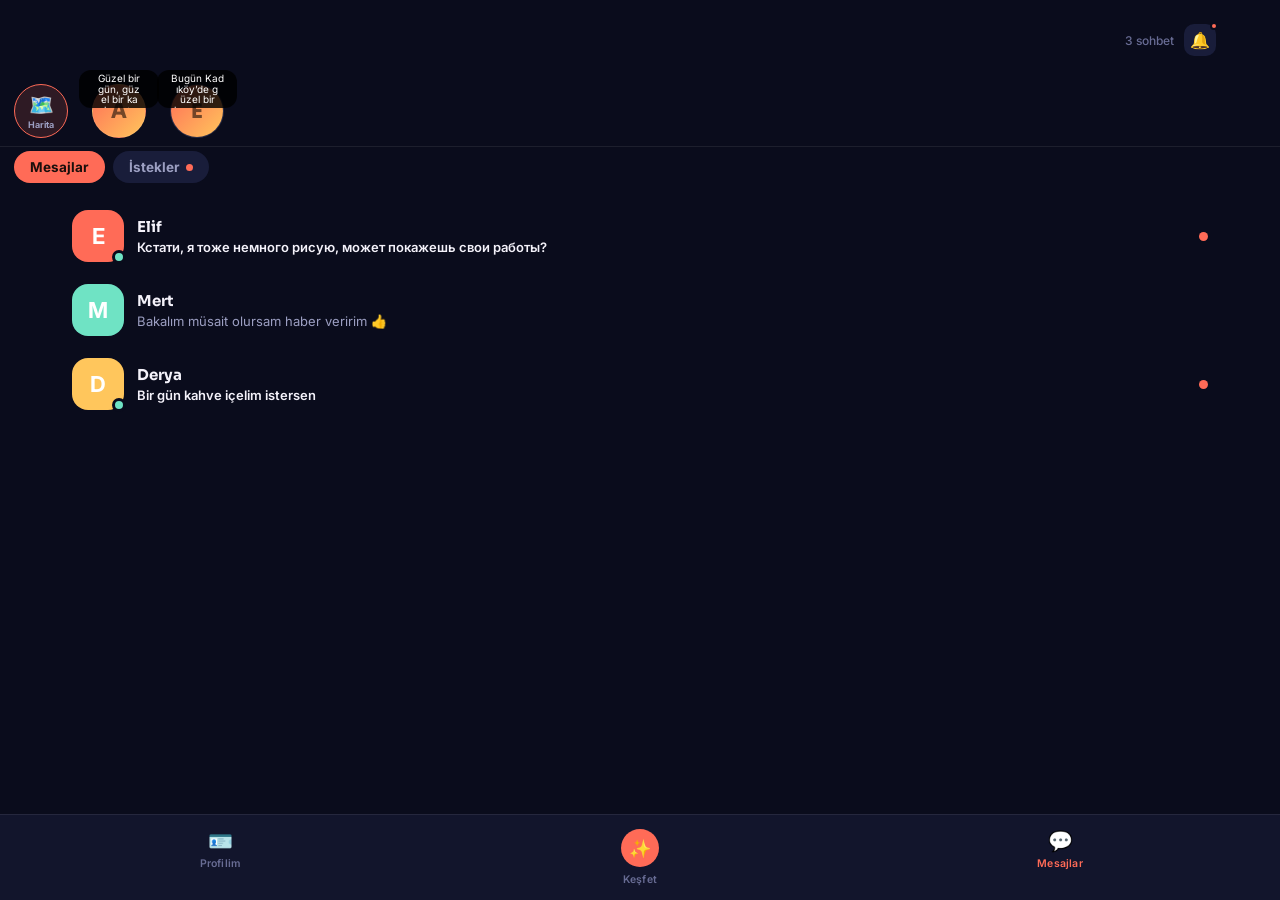
<file: index.html>
<!DOCTYPE html>
<html lang="tr">
<head>
<meta charset="UTF-8">
<meta name="viewport" content="width=device-width, initial-scale=1.0, maximum-scale=1.0, user-scalable=no">
<title>Yanında</title>
<style>
  @import url('https://fonts.googleapis.com/css2?family=Sora:wght@500;600;700;800&family=Inter:wght@400;500;600&display=swap');

  :root {
    --bg-deep: #0A0C1C;
    --bg-panel: #12152C;
    --bg-elevated: #191D3A;
    --coral: #FF6B57;
    --coral-soft: rgba(255,107,87,0.15);
    --gold: #FFC65C;
    --mint: #6FE3C4;
    --text-hi: #F4F2FA;
    --text-mid: #9C9FC2;
    --text-low: #686C94;
    --line: rgba(255,255,255,0.08);
  }

  body.light-theme {
    --bg-deep: #EDEDF2;
    --bg-panel: #F5F5F8;
    --bg-elevated: #E4E4EC;
    --coral: #FF6B57;
    --coral-soft: rgba(255,107,87,0.12);
    --gold: #E8A93C;
    --mint: #2BAE8E;
    --text-hi: #24253A;
    --text-mid: #6B6E8C;
    --text-low: #9A9CB5;
    --line: rgba(0,0,0,0.08);
  }

  body.black-theme {
    --bg-deep: #000000;
    --bg-panel: #0C0C0C;
    --bg-elevated: #181818;
    --coral: #FF6B57;
    --coral-soft: rgba(255,107,87,0.15);
    --gold: #FFC65C;
    --mint: #6FE3C4;
    --text-hi: #F5F5F5;
    --text-mid: #8A8A8A;
    --text-low: #555555;
    --line: rgba(255,255,255,0.08);
  }

  body.red-theme {
    --bg-deep: #1A0707;
    --bg-panel: #260B0B;
    --bg-elevated: #341010;
    --coral: #FF4D4D;
    --coral-soft: rgba(255,77,77,0.16);
    --gold: #FFB85C;
    --mint: #6FE3C4;
    --text-hi: #FBEAEA;
    --text-mid: #C99A9A;
    --text-low: #7A5050;
    --line: rgba(255,255,255,0.08);
  }

  body.pink-theme {
    --bg-deep: #FBD6E8;
    --bg-panel: #FCE3EF;
    --bg-elevated: #F8C2DD;
    --coral: #FF1577;
    --coral-soft: rgba(255,21,119,0.16);
    --gold: #FF9A1F;
    --mint: #0FA381;
    --text-hi: #3A0F26;
    --text-mid: #7A3D5C;
    --text-low: #B07697;
    --line: rgba(0,0,0,0.09);
  }

  body.purple-theme {
    --bg-deep: #160A2E;
    --bg-panel: #20104A;
    --bg-elevated: #2D1763;
    --coral: #C77DFF;
    --coral-soft: rgba(199,125,255,0.18);
    --gold: #FFC65C;
    --mint: #6FE3C4;
    --text-hi: #F4EBFF;
    --text-mid: #B8A0DB;
    --text-low: #6E5A92;
    --line: rgba(255,255,255,0.09);
  }

  [hidden],
  .profileLegacyHeightField { display: none !important; }
  * { margin: 0; padding: 0; box-sizing: border-box; -webkit-tap-highlight-color: transparent; }
  html, body {
    width: 100%; height: 100%;
    max-width: 100vw;
    background: var(--bg-deep);
    font-family: 'Inter', system-ui, sans-serif;
    color: var(--text-hi);
    overflow: hidden;
    touch-action: none;
    user-select: none;
  }
  #app {
    position: relative;
    width: 100%; height: 100%;
    max-width: 100%;
    overflow: hidden;
    display: flex;
    flex-direction: column;
  }

  /* ---- top bar ---- */
  #topbar {
    flex-shrink: 0;
    padding: 18px 20px 14px;
    display: flex;
    align-items: baseline;
    justify-content: space-between;
  }
  #topbar h1 {
    font-family: 'Sora', sans-serif;
    font-weight: 800;
    font-size: 22px;
    letter-spacing: -0.3px;
  }
  #topbar h1 span { color: var(--coral); }
  #topbar .count {
    font-size: 12px;
    color: var(--text-low);
    font-weight: 500;
  }

  /* ---- screens ---- */
  #screens { flex: 1; position: relative; overflow: hidden; }
  .screen {
    position: absolute; inset: 0;
    display: none;
    flex-direction: column;
  }
  .screen.active { display: flex; }

  /* ---- placeholder screens (beğen / profil) ---- */
  .placeholder {
    flex: 1;
    display: flex;
    flex-direction: column;
    align-items: center;
    justify-content: center;
    gap: 10px;
    padding: 40px;
    text-align: center;
  }
  .placeholder .icon {
    width: 56px; height: 56px;
    border-radius: 18px;
    background: var(--bg-elevated);
    display: flex; align-items: center; justify-content: center;
    font-size: 24px;
    margin-bottom: 6px;
  }
  .placeholder h2 {
    font-family: 'Sora', sans-serif;
    font-size: 17px;
    font-weight: 700;
  }
  .placeholder p {
    font-size: 13.5px;
    color: var(--text-mid);
    line-height: 1.5;
    max-width: 240px;
  }
  .placeholder .tag {
    margin-top: 8px;
    font-size: 11px;
    font-weight: 600;
    color: var(--gold);
    background: rgba(255,198,92,0.12);
    padding: 5px 12px;
    border-radius: 999px;
    letter-spacing: 0.3px;
  }

  /* ---- messages: top tabs (Mesajlar / İstekler) ---- */
  #messageQuickBar {
    flex-shrink: 0;
    display: flex;
    align-items: center;
    gap: 12px;
    padding: 10px 14px 8px;
    overflow-x: auto;
    scrollbar-width: none;
    border-bottom: 1px solid var(--line);
  }
  #messageQuickBar::-webkit-scrollbar { display: none; }
  .messageQuickItem {
    flex: 0 0 54px;
    width: 54px;
    height: 54px;
    border-radius: 50%;
    display: flex;
    flex-direction: column;
    align-items: center;
    justify-content: center;
    gap: 2px;
    background: var(--bg-elevated);
    border: 1px solid var(--line);
    color: var(--text-hi);
    font-size: 20px;
    cursor: pointer;
  }
  .messageQuickItem span {
    font-size: 9px;
    font-weight: 700;
    color: var(--text-mid);
  }
  .messageQuickItem:active { background: var(--bg-panel); }
  .messageQuickItem--map {
    background: var(--coral-soft);
    border-color: var(--coral);
  }
  #messageOwnNoteAvatar,
  .messageNoteAvatar {
    position: relative;
    width: 54px;
    height: 54px;
    flex: 0 0 54px;
    border-radius: 50%;
    display: flex;
    align-items: center;
    justify-content: center;
    background: linear-gradient(135deg, #FF6B57, #FFC65C);
    color: rgba(0,0,0,0.55);
    font-family: 'Sora', sans-serif;
    font-size: 20px;
    font-weight: 800;
    cursor: pointer;
    border: 1px solid var(--line);
    background-size: cover;
    background-position: center;
  }
  #messageOwnNoteAvatar .notePlus,
  .messageNoteAvatar .notePlus {
    position: absolute;
    right: -1px;
    bottom: -1px;
    width: 20px;
    height: 20px;
    display: flex;
    align-items: center;
    justify-content: center;
    border-radius: 50%;
    background: #FFFFFF;
    color: #111111;
    border: 2px solid var(--bg-deep);
    font-size: 15px;
    line-height: 1;
    font-weight: 800;
  }
  #messageNotesList {
    display: flex;
    align-items: center;
    gap: 12px;
  }
  .messageNoteButton {
    position: relative;
    flex: 0 0 54px;
    width: 54px;
    height: 54px;
    border-radius: 50%;
    background: var(--bg-elevated);
    border: 1px solid var(--line);
    cursor: pointer;
    overflow: visible;
  }
  .messageNoteButton .messageNoteAvatar { width: 100%; height: 100%; border: none; }
  .messageNoteBubble {
    position: absolute;
    left: 50%;
    bottom: 60px;
    transform: translateX(-50%);
    width: max-content;
    max-width: 128px;
    max-height: 50px;
    overflow: hidden;
    padding: 6px 9px;
    border-radius: 12px;
    background: rgba(0,0,0,0.82);
    border: 1px solid rgba(255,255,255,0.18);
    color: #FFFFFF;
    font-size: 10px;
    line-height: 1.2;
    text-align: center;
    white-space: pre-line;
    overflow-wrap: anywhere;
    z-index: 5;
    pointer-events: none;
  }
  .messageNoteBubble::after {
    content: '';
    position: absolute;
    left: 50%;
    bottom: -5px;
    width: 10px;
    height: 10px;
    transform: translateX(-50%) rotate(45deg);
    background: rgba(0,0,0,0.82);
  }
  #noteComposerBackdrop {
    display: none;
    position: fixed;
    inset: 0;
    z-index: 130;
    align-items: flex-end;
    justify-content: center;
    background: rgba(0,0,0,0.55);
  }
  #noteComposerBackdrop.show { display: flex; }
  #noteComposerCard {
    width: 100%;
    max-width: 520px;
    padding: 20px 18px calc(20px + env(safe-area-inset-bottom, 8px));
    border-radius: 24px 24px 0 0;
    background: var(--bg-panel);
  }
  #noteComposerTitle {
    font-family: 'Sora', sans-serif;
    font-weight: 800;
    font-size: 16px;
    margin-bottom: 12px;
  }
  #noteInput {
    width: 100%;
    min-height: 90px;
    resize: none;
    border: 1px solid var(--line);
    border-radius: 14px;
    padding: 12px;
    background: var(--bg-elevated);
    color: var(--text-hi);
    font-family: 'Inter', sans-serif;
    box-sizing: border-box;
  }
  #noteComposerActions { display: flex; gap: 10px; margin-top: 12px; }
  #noteInput {
    overflow-y: auto;
    scrollbar-width: none;
  }
  #noteInput::-webkit-scrollbar { display: none; width: 0; height: 0; }
  #noteComposerActions button {
    flex: 1;
    padding: 11px;
    border-radius: 12px;
    border: 1px solid var(--line);
    font-weight: 700;
    cursor: pointer;
  }

  #ownNoteLikesBackdrop {
    display: none;
    position: fixed;
    inset: 0;
    z-index: 145;
    align-items: flex-end;
    justify-content: center;
    background: rgba(0,0,0,0.58);
  }
  #ownNoteLikesBackdrop.show { display: flex; }
  #ownNoteLikesSheet {
    width: 100%;
    max-width: 520px;
    max-height: min(76vh, 620px);
    display: flex;
    flex-direction: column;
    padding: 10px 16px calc(18px + env(safe-area-inset-bottom, 8px));
    border-radius: 26px 26px 0 0;
    background: var(--bg-panel);
    box-sizing: border-box;
    overflow: hidden;
  }
  .ownNoteSheetHandle { width: 38px; height: 4px; border-radius: 9px; background: var(--text-low); opacity: .65; margin: 0 auto 18px; flex-shrink: 0; }
  #ownNoteSheetAvatar { width: 56px; height: 56px; border-radius: 50%; margin: 0 auto 12px; background: var(--coral); display:flex;align-items:center;justify-content:center;color:white;font-weight:800;font-size:20px;background-size:cover;background-position:center;flex-shrink:0; }
  #ownNoteSheetMeta { color: var(--text-low); font-size: 12px; text-align:center; margin-bottom: 8px; }
  #ownNoteSheetText { color: var(--text-hi); font-size: 15px; line-height: 1.4; text-align:center; white-space:pre-wrap; overflow-wrap:anywhere; margin: 0 auto 16px; max-width: 430px; flex-shrink:0; }
  #ownNoteLikesList { overflow-y:auto; min-height: 40px; flex: 1; }
  .ownNoteLikeRow { display:flex;align-items:center;gap:11px;padding:10px 2px;border-bottom:1px solid var(--line); }
  .ownNoteLikeAvatar { width:42px;height:42px;border-radius:50%;display:flex;align-items:center;justify-content:center;color:#fff;font-weight:700;flex-shrink:0;background-size:cover;background-position:center; }
  .ownNoteLikeName { flex:1;min-width:0;color:var(--text-hi);font-size:14px;font-weight:700; }
  .ownNoteLikeAction { width:40px;height:40px;border:0;border-radius:50%;background:var(--bg-elevated);color:var(--text-hi);font-size:18px;display:flex;align-items:center;justify-content:center;cursor:pointer;flex-shrink:0; }
  .ownNoteLikeAction:active { background:var(--bg-deep); }
  #ownNoteLikesEmpty { color:var(--text-low);font-size:13px;text-align:center;padding:20px 8px; }
  #ownNoteSheetActions { display:flex;flex-direction:column;gap:10px;margin-top:14px;flex-shrink:0; }
  #ownNoteNewBtn,#ownNoteDeleteBtn { width:100%;min-height:48px;border:0;border-radius:13px;font:700 14px 'Inter',sans-serif;cursor:pointer; }
  #ownNoteNewBtn { background:var(--coral);color:#1A0F0C; }
  #ownNoteDeleteBtn { background:transparent;color:var(--coral); }

  #noteViewerBackdrop {
    display: none;
    position: fixed;
    inset: 0;
    z-index: 140;
    align-items: flex-end;
    justify-content: center;
    background: rgba(0,0,0,0.55);
  }
  #noteViewerBackdrop.show { display: flex; }
  #noteViewerCard {
    width: 100%;
    max-width: 520px;
    padding: 18px 16px calc(18px + env(safe-area-inset-bottom, 8px));
    border-radius: 24px 24px 0 0;
    background: var(--bg-panel);
  }
  #noteViewerHeader {
    display: flex;
    align-items: center;
    gap: 10px;
    margin-bottom: 10px;
  }
  #noteViewerAuthor {
    flex: 1;
    color: var(--text-hi);
    font-family: 'Sora', sans-serif;
    font-size: 14px;
    font-weight: 800;
  }
  #noteViewerClose {
    width: 30px;
    height: 30px;
    display: flex;
    align-items: center;
    justify-content: center;
    border-radius: 50%;
    background: var(--bg-elevated);
    color: var(--text-mid);
    font-size: 18px;
    cursor: pointer;
  }
  #noteViewerText {
    color: var(--text-hi);
    font-size: 15px;
    line-height: 1.45;
    margin-bottom: 14px;
  }
  #noteViewerActions {
    display: flex;
    align-items: center;
    gap: 8px;
    transition: gap .16s ease;
  }
  #noteViewerActions.has-reply { gap: 8px; }
  #noteReplyComposer { position: relative; flex: 1; min-width: 0; }
  #noteReplyInput {
    display: block;
    width: 100%;
    box-sizing: border-box;
    height: 40px;
    border: 1px solid var(--line);
    border-radius: 999px;
    padding: 0 14px;
    background: var(--bg-elevated);
    color: var(--text-hi);
    font-family: 'Inter', sans-serif;
    font-size: 13px;
  }
  #noteReplyInput:focus { outline: none; border-color: var(--coral); }
  #noteReplyComposer.has-text #noteReplyInput { padding-right: 48px; }
  #noteReplySendBtn {
    display: none;
    position: absolute;
    right: 4px;
    top: 50%;
    transform: translateY(-50%);
    width: 32px;
    height: 32px;
    align-items: center;
    justify-content: center;
    border: 0;
    border-radius: 50%;
    background: var(--coral);
    color: #1A0F0C;
    font-size: 16px;
    font-weight: 800;
    cursor: pointer;
  }
  #noteReplySendBtn:active { transform: translateY(-50%) scale(.94); }
  #noteReplyComposer.has-text #noteReplySendBtn { display: flex; }
  #noteViewerActions.has-reply #noteLikeBtn { display: none; }
  #noteSentToast {
    position: fixed;
    left: 50%; top: 50%;
    transform: translate(-50%,-50%) scale(.96);
    z-index: 250;
    display: none;
    padding: 15px 22px;
    border: 1px solid rgba(255,255,255,.12);
    border-radius: 15px;
    background: rgba(12,12,14,.78);
    color: #fff;
    font-size: 14px;
    font-weight: 700;
    text-align: center;
    box-shadow: 0 12px 34px rgba(0,0,0,.28);
    backdrop-filter: blur(8px);
    -webkit-backdrop-filter: blur(8px);
    opacity: 0;
    transition: opacity .15s ease, transform .15s ease;
    pointer-events: none;
  }
  #noteSentToast.show { display:block; opacity:1; transform:translate(-50%,-50%) scale(1); }
  .noteViewerActionBtn {
    width: 40px;
    height: 40px;
    flex: 0 0 40px;
    border: 1px solid var(--line);
    border-radius: 50%;
    background: var(--bg-elevated);
    color: var(--text-mid);
    font-size: 17px;
    cursor: pointer;
  }
  .noteViewerActionBtn.active {
    background: var(--bg-elevated);
    border-color: transparent;
    color: var(--coral);
  }
  .noteViewerActionBtn:active { transform: scale(0.94); }
  @keyframes noteHeartPop {
    0% { transform: scale(1); }
    35% { transform: scale(1.42); filter: drop-shadow(0 0 8px rgba(255,77,109,.6)); }
    70% { transform: scale(.92); }
    100% { transform: scale(1); filter: none; }
  }
  .noteViewerActionBtn.like-pop { animation: noteHeartPop .42s ease-out; }
  #noteCancelBtn { background: var(--bg-elevated); color: var(--text-mid); }
  #notePublishBtn { background: var(--coral); color: #1A0F0C; }

  #msgTopTabs { 
    flex-shrink: 0;
    display: flex;
    gap: 8px;
    padding: 4px 14px 12px;
  }
  .msgTopTab {
    padding: 8px 16px;
    border-radius: 999px;
    font-size: 13.5px;
    font-weight: 700;
    color: var(--text-mid);
    background: var(--bg-elevated);
    position: relative;
    display: flex;
    align-items: center;
    gap: 6px;
  }
  .msgTopTab.active {
    color: #1A0F0C;
    background: var(--coral);
  }
  .tabDot {
    width: 7px; height: 7px;
    border-radius: 50%;
    background: var(--coral);
    display: none;
  }
  .msgTopTab:not(.active) .tabDot.has-items { display: inline-block; }

  /* ---- requests panel ---- */
  #requestsPanel {
    display: none;
    flex: 1;
    flex-direction: column;
    overflow: hidden;
  }
  #requestsPanel.active { display: flex; }
  #convList.hidden { display: none; }

  #reqSubTabs {
    flex-shrink: 0;
    display: flex;
    gap: 18px;
    padding: 0 18px 14px;
    border-bottom: 1px solid var(--line);
    margin-bottom: 4px;
  }
  .reqSubTab {
    font-size: 13.5px;
    font-weight: 700;
    color: var(--text-low);
    padding-bottom: 10px;
    position: relative;
  }
  .reqSubTab.active { color: var(--text-hi); }
  .reqSubTab.active::after {
    content: '';
    position: absolute;
    bottom: -1px; left: 0; right: 0;
    height: 2px;
    background: var(--coral);
    border-radius: 2px;
  }

  #reqList {
    flex: 1;
    overflow-y: auto;
    padding: 6px 14px 90px;
  }
  .reqItem {
    display: flex;
    align-items: flex-start;
    gap: 13px;
    padding: 13px 8px;
    border-radius: 16px;
  }
  .reqItem:active { background: var(--bg-elevated); }
  .reqAvatar {
    width: 50px; height: 50px;
    border-radius: 16px;
    flex-shrink: 0;
    display: flex; align-items: center; justify-content: center;
    font-size: 20px;
    font-weight: 700;
    color: rgba(0,0,0,0.5);
  }
  .reqBody { flex: 1; min-width: 0; }
  .reqTop { display: flex; justify-content: space-between; align-items: baseline; margin-bottom: 3px; }
  .reqName { font-family: 'Sora', sans-serif; font-weight: 700; font-size: 14.5px; }
  .reqTime { font-size: 11px; color: var(--text-low); flex-shrink: 0; }
  .reqMessage {
    font-size: 13px; color: var(--text-mid);
    line-height: 1.4;
  }
  .reqEmpty {
    text-align: center;
    color: var(--text-low);
    font-size: 13px;
    padding: 50px 20px;
    line-height: 1.6;
  }
  .reqBadge {
    font-size: 10.5px;
    font-weight: 700;
    color: var(--mint);
    background: rgba(111,227,196,0.12);
    padding: 3px 9px;
    border-radius: 999px;
    margin-top: 6px;
    display: inline-block;
  }
  #convList {
    flex: 1;
    overflow-y: auto;
    padding: 4px 14px 90px;
  }
  .convItem {
    display: flex;
    align-items: center;
    gap: 13px;
    padding: 11px 8px;
    border-radius: 16px;
  }
  .convItem:active { background: var(--bg-elevated); }
  .avatar {
    width: 52px; height: 52px;
    border-radius: 16px;
    flex-shrink: 0;
    display: flex; align-items: center; justify-content: center;
    font-size: 22px;
    font-weight: 700;
    color: white;
    position: relative;
  }
  .avatar .dot {
    position: absolute; bottom: -2px; right: -2px;
    width: 14px; height: 14px;
    border-radius: 50%;
    background: var(--mint);
    border: 3px solid var(--bg-deep);
  }
  .convBody { flex: 1; min-width: 0; }
  .convTop { display: flex; justify-content: space-between; align-items: baseline; margin-bottom: 3px; }
  .convName { font-family: 'Sora', sans-serif; font-weight: 700; font-size: 15px; }
  .convTime { font-size: 11px; color: var(--text-low); flex-shrink: 0; }
  .convPreview {
    font-size: 13px; color: var(--text-mid);
    white-space: nowrap; overflow: hidden; text-overflow: ellipsis;
  }
  .convPreview.unread { color: var(--text-hi); font-weight: 600; }
  .unreadDot {
    width: 9px; height: 9px; border-radius: 50%;
    background: var(--coral);
    flex-shrink: 0; margin-left: 8px;
  }

  /* ---- request detail overlay ---- */
  #requestScreen {
    display: none;
    flex-direction: column;
    position: absolute; inset: 0;
    background: var(--bg-deep);
    z-index: 20;
  }
  #requestScreen.active { display: flex; }
  #reqChatHeader {
    flex-shrink: 0;
    display: flex; align-items: center; gap: 12px;
    padding: 14px 16px;
    border-bottom: 1px solid var(--line);
  }
  #reqBackBtn {
    width: 36px; height: 36px;
    border-radius: 12px;
    background: var(--bg-elevated);
    display: flex; align-items: center; justify-content: center;
    font-size: 18px;
    flex-shrink: 0;
  }
  #reqBackBtn:active { background: var(--bg-panel); }
  #reqChatAvatar {
    width: 38px; height: 38px; border-radius: 12px;
    display: flex; align-items: center; justify-content: center;
    font-weight: 700; font-size: 16px; color: rgba(0,0,0,0.5);
    flex-shrink: 0;
  }
  #reqChatHeaderInfo { flex: 1; min-width: 0; }
  #reqChatHeaderName { font-family: 'Sora', sans-serif; font-weight: 700; font-size: 15.5px; }
  #reqChatHeaderStatus { font-size: 11.5px; color: var(--gold); font-weight: 500; }

  #reqMessages {
    flex: 1; overflow-y: auto;
    padding: 16px 14px 12px;
    display: flex; flex-direction: column;
    gap: 10px;
  }
  #reqMessages .bubble.them { background: var(--bg-elevated); align-self: flex-start; border-bottom-left-radius: 6px; }
  #reqMessages .bubble.me { background: var(--coral); color: #1A0F0C; align-self: flex-end; border-bottom-right-radius: 6px; font-weight: 500; }
  .reqSystemNote {
    align-self: center;
    font-size: 12px;
    color: var(--text-low);
    background: var(--bg-elevated);
    padding: 8px 14px;
    border-radius: 999px;
    margin: 6px 0;
    text-align: center;
  }
  .reqSystemNote--limit {
    color: var(--coral);
    background: var(--coral-soft);
    font-weight: 700;
  }

  #reqAcceptRow {
    flex-shrink: 0;
    display: none;
    gap: 10px;
    padding: 12px 16px;
    border-top: 1px solid var(--line);
  }
  #reqAcceptRow.show { display: flex; }
  #reqRejectBtn, #reqAcceptBtn {
    flex: 1;
    text-align: center;
    padding: 13px;
    border-radius: 14px;
    font-weight: 700;
    font-size: 14px;
    font-family: 'Sora', sans-serif;
  }
  #reqRejectBtn {
    background: var(--bg-elevated);
    color: var(--text-mid);
    border: 1px solid var(--line);
  }
  #reqRejectBtn:active { background: var(--bg-panel); }
  #reqAcceptBtn {
    background: var(--mint);
    color: #07261D;
  }
  #reqAcceptBtn:active { filter: brightness(0.93); }

  #reqComposer {
    flex-shrink: 0;
    display: none;
    align-items: flex-end;
    gap: 10px;
    padding: 10px 14px 16px;
    border-top: 1px solid var(--line);
  }
  #reqComposer.show { display: flex; }
  #reqMsgInput {
    flex: 1;
    background: var(--bg-elevated);
    border: none;
    border-radius: 20px;
    padding: 11px 16px;
    font-size: 14px;
    color: var(--text-hi);
    font-family: 'Inter', sans-serif;
    resize: none;
    max-height: 90px;
    line-height: 1.4;
  }
  #reqMsgInput::placeholder { color: var(--text-low); }
  #reqMsgInput:disabled { opacity: 0.5; }
  #reqSendBtn {
    width: 42px; height: 42px;
    border-radius: 50%;
    background: var(--coral);
    display: flex; align-items: center; justify-content: center;
    font-size: 17px;
    flex-shrink: 0;
    color: #1A0F0C;
  }
  #reqSendBtn:active { background: #e85a47; }
  #reqSendBtn.disabled { opacity: 0.35; }

  #reqLimitNote {
    flex-shrink: 0;
    text-align: center;
    font-size: 11.5px;
    color: var(--text-low);
    padding: 0 16px 14px;
    display: none;
  }
  #reqLimitNote.show { display: block; }
  #chatScreen {
    display: none;
    flex-direction: column;
    position: absolute; inset: 0;
    background: var(--bg-deep);
    z-index: 20;
  }
  #chatScreen.active { display: flex; }
  #chatHeader {
    flex-shrink: 0;
    display: flex; align-items: center; gap: 12px;
    padding: 14px 16px;
    border-bottom: 1px solid var(--line);
  }
  #backBtn {
    width: 36px; height: 36px;
    border-radius: 12px;
    background: var(--bg-elevated);
    display: flex; align-items: center; justify-content: center;
    font-size: 18px;
    flex-shrink: 0;
  }
  #backBtn:active { background: var(--bg-panel); }
  #chatHeaderInfo { flex: 1; min-width: 0; }
  #chatHeaderName { font-family: 'Sora', sans-serif; font-weight: 700; font-size: 15.5px; }
  #chatHeaderStatus { font-size: 11.5px; color: var(--mint); font-weight: 500; }
  #anonChatTimerBar {
    display: none;
    height: 22px;
    background: var(--bg-panel);
    border-bottom: 1px solid var(--line);
    align-items: center;
    justify-content: center;
    font-size: 11px;
    font-weight: 600;
    color: var(--text-low);
    letter-spacing: 0.5px;
  }
  #anonChatTimerBar.show { display: flex; }
  #anonChatTimer { font-variant-numeric: tabular-nums; }
  #chatHeader { position: relative; z-index: 12; }
  #anonChatLockedOverlay {
    display: none;
    position: absolute;
    inset: 0;
    background: var(--bg-card);
    flex-direction: column;
    align-items: center;
    justify-content: center;
    text-align: center;
    padding: 24px;
    z-index: 10;
  }
  #anonChatLockedOverlay.show { display: flex; }
  #anonChatLockedText { font-weight: 700; font-size: 14px; color: var(--text); margin-bottom: 8px; }
  #anonChatLockedSub { font-size: 12px; color: var(--text-low); }
  #composer.anon-locked { opacity: 0.3; pointer-events: none; }
  #anonContinueModal {
    display: none;
    position: fixed;
    inset: 0;
    background: rgba(0,0,0,0.45);
    align-items: center;
    justify-content: center;
    z-index: 9999;
  }
  #anonContinueModal.show { display: flex; }
  #anonContinueCard {
    background: var(--bg-card);
    border-radius: 16px;
    padding: 20px;
    width: 88%;
    max-width: 340px;
    text-align: center;
  }
  #anonContinueTitle { font-weight: 800; font-size: 16px; line-height: 1.3; margin-bottom: 14px; color: var(--text); text-align: center; }
  .anonContinueBtn {
    display: block;
    width: 100%;
    padding: 10px;
    margin-top: 8px;
    border-radius: 12px;
    font-weight: 600;
    font-size: 13px;
    cursor: pointer;
    text-align: center;
  }
  .anonContinueBtn:active { opacity: 0.85; }
  .anonContinueBtn[data-anon-action="friend"] { background: #22C55E; color: white; }
  .anonContinueBtn[data-anon-action="anon"] { background: #3B82F6; color: white; border: none; }
  .anonContinueBtn[data-anon-action="close"] { background: #EF4444; color: white; }
  .anonContinueSubtitle { font-size: 10px; font-weight: 500; opacity: 0.9; margin-top: 1px; line-height: 1; }
  #chatAvatar {
    width: 38px; height: 38px; border-radius: 12px;
    display: flex; align-items: center; justify-content: center;
    font-weight: 700; font-size: 16px; color: white;
    flex-shrink: 0;
  }

  #messages {
    flex: 1; overflow-y: auto;
    padding: 16px 14px 12px;
    display: flex; flex-direction: column;
    gap: 10px;
  }
  .bubble {
    max-width: 76%;
    padding: 10px 14px;
    border-radius: 18px;
    font-size: 14px;
    line-height: 1.4;
  }
  .bubble.them {
    background: var(--bg-elevated);
    align-self: flex-start;
    border-bottom-left-radius: 6px;
    position: relative;
  }
  .bubble.them.translated .bubbleOriginal {
    display: block;
    font-size: 11.5px;
    color: var(--text-low);
    margin-top: 6px;
    padding-top: 6px;
    border-top: 1px solid var(--line);
    font-style: italic;
  }
  .bubbleOriginal { display: none; }

  #translateMenu {
    position: fixed;
    background: var(--bg-elevated);
    border: 1px solid var(--line);
    border-radius: 14px;
    padding: 6px;
    box-shadow: 0 12px 30px rgba(0,0,0,0.4);
    z-index: 50;
    display: none;
  }
  #translateMenu.show { display: block; }
  #translateMenuBtn {
    display: flex; align-items: center; gap: 8px;
    padding: 10px 16px;
    font-size: 13.5px;
    font-weight: 600;
    color: var(--text-hi);
    white-space: nowrap;
    border-radius: 9px;
  }
  #translateMenuBtn:active { background: var(--bg-panel); }
  .bubble.me {
    background: var(--coral);
    color: #1A0F0C;
    align-self: flex-end;
    border-bottom-right-radius: 6px;
    font-weight: 500;
  }
  .messageNoteReplyGroup { display:flex; flex-direction:column; gap:5px; max-width:84%; }
  .messageNoteReplyLabel { align-self:center; padding:2px 8px 4px; color:var(--text-low); font-size:11px; text-align:center; }
  .messageNoteReplyGroup.me { align-self:flex-end; align-items:flex-end; }
  .messageNoteReplyGroup.them { align-self:flex-start; align-items:flex-start; }
  .messageNoteReference {
    width:max-content;
    max-width:100%;
    min-width:190px;
    padding:9px 11px;
    border-radius:14px;
    background:var(--bg-elevated);
    border:1px solid var(--line);
    cursor:pointer;
    box-sizing:border-box;
  }
  .messageNoteReference:active { filter:brightness(.92); }
  .messageNoteReferenceHeader { display:flex;align-items:center;gap:7px;margin-bottom:6px; }
  .messageNoteReferenceAvatar { width:24px;height:24px;border-radius:50%;display:flex;align-items:center;justify-content:center;color:#fff;font-size:11px;font-weight:800;flex-shrink:0;background-size:cover;background-position:center; }
  .messageNoteReferenceAuthor { font-size:11px; font-weight:700; color:var(--text-mid); }
  .messageNoteReferenceText { padding-left:31px;font-size:12.5px; line-height:1.35; color:var(--text-hi); white-space:pre-wrap; overflow:hidden; display:-webkit-box; -webkit-line-clamp:3; -webkit-box-orient:vertical; }

  .dayLabel {
    align-self: center;
    font-size: 11px;
    color: var(--text-low);
    margin: 6px 0;
    font-weight: 600;
  }

  #composer {
    flex-shrink: 0;
    display: flex;
    align-items: flex-end;
    gap: 10px;
    padding: 10px 14px 16px;
    border-top: 1px solid var(--line);
  }
  #msgInput {
    flex: 1;
    background: var(--bg-elevated);
    border: none;
    border-radius: 20px;
    padding: 11px 16px;
    font-size: 14px;
    color: var(--text-hi);
    font-family: 'Inter', sans-serif;
    resize: none;
    max-height: 90px;
    line-height: 1.4;
  }
  #msgInput::placeholder { color: var(--text-low); }
  #sendBtn {
    width: 42px; height: 42px;
    border-radius: 50%;
    background: var(--coral);
    display: flex; align-items: center; justify-content: center;
    font-size: 17px;
    flex-shrink: 0;
    color: #1A0F0C;
  }
  #sendBtn:active { background: #e85a47; }
  #sendBtn.disabled { opacity: 0.35; }

  /* ---- events map mock screen ---- */
  #eventsMapScreen {
    display: none;
    position: fixed;
    inset: 0;
    z-index: 120;
    flex-direction: column;
    background: var(--bg-deep);
  }
  #eventsMapScreen.active { display: flex; }
  #eventsMapHeader {
    flex-shrink: 0;
    display: flex;
    align-items: center;
    gap: 12px;
    padding: 14px 16px;
    border-bottom: 1px solid var(--line);
    background: var(--bg-panel);
  }
  #eventsMapBackBtn {
    width: 36px;
    height: 36px;
    border-radius: 12px;
    background: var(--bg-elevated);
    display: flex;
    align-items: center;
    justify-content: center;
    font-size: 18px;
    cursor: pointer;
  }
  #eventsMapTitle {
    font-family: 'Sora', sans-serif;
    font-size: 16px;
    font-weight: 800;
  }
  #eventsMapCanvas {
    position: relative;
    flex: 1;
    overflow: hidden;
    background:
      linear-gradient(28deg, transparent 46%, rgba(255,255,255,0.08) 47%, rgba(255,255,255,0.08) 48%, transparent 49%),
      linear-gradient(-18deg, transparent 48%, rgba(255,255,255,0.06) 49%, rgba(255,255,255,0.06) 50%, transparent 51%),
      var(--bg-panel);
  }
  #eventMapHint {
    position: absolute;
    left: 18px;
    top: 18px;
    padding: 8px 12px;
    border-radius: 999px;
    background: rgba(0,0,0,0.25);
    color: var(--text-mid);
    font-size: 11px;
  }
  .eventMapMarker {
    position: absolute;
    left: 52%;
    top: 42%;
    width: 52px;
    height: 52px;
    border-radius: 50% 50% 50% 8px;
    transform: rotate(-45deg);
    background: var(--coral);
    border: 3px solid rgba(255,255,255,0.78);
    box-shadow: 0 8px 22px rgba(0,0,0,0.35);
    display: flex;
    align-items: center;
    justify-content: center;
    cursor: pointer;
  }
  .eventMapMarker span {
    transform: rotate(45deg);
    font-size: 22px;
  }
  #eventDetailSheet {
    display: none;
    flex-shrink: 0;
    padding: 18px 16px calc(18px + env(safe-area-inset-bottom, 8px));
    border-top: 1px solid var(--line);
    border-radius: 22px 22px 0 0;
    background: var(--bg-panel);
  }
  #eventDetailSheet.show { display: block; }
  #eventDetailTitle {
    font-family: 'Sora', sans-serif;
    font-size: 17px;
    font-weight: 800;
  }
  #eventDetailMeta {
    margin-top: 5px;
    color: var(--text-mid);
    font-size: 12px;
  }
  #eventDetailDescription {
    margin-top: 12px;
    color: var(--text-hi);
    font-size: 14px;
    line-height: 1.45;
  }
  #eventDetailApplyBtn {
    width: 100%;
    margin-top: 14px;
    padding: 12px;
    border: none;
    border-radius: 14px;
    background: var(--coral);
    color: #1A0F0C;
    font-weight: 800;
    cursor: pointer;
  }

  /* ---- bottom nav ---- */
  #bottomNav {
    flex-shrink: 0;
    display: flex;
    border-top: 1px solid var(--line);
    background: var(--bg-panel);
    padding: 8px 10px calc(8px + env(safe-area-inset-bottom, 6px));
  }
  .navBtn {
    flex: 1;
    display: flex; flex-direction: column; align-items: center;
    gap: 4px;
    padding: 6px 0;
    color: var(--text-low);
    position: relative;
  }
  .navBtn .navIcon { font-size: 20px; }
  .navBtn .navLabel { font-size: 10.5px; font-weight: 600; letter-spacing: 0.2px; }
  .navBtn.active { color: var(--coral); }
  .navBtn .navBadge {
    position: absolute; top: 0; right: 22%;
    width: 8px; height: 8px;
    border-radius: 50%;
    background: var(--coral);
  }

  /* center nav button gets emphasis */
  .navBtn.center .navIcon {
    width: 38px; height: 38px;
    border-radius: 50%;
    background: var(--coral);
    color: #1A0F0C;
    display: flex; align-items: center; justify-content: center;
    font-size: 18px;
    margin-bottom: 2px;
  }
  .navBtn.center.active .navIcon { background: var(--coral); }
  .navBtn.center { color: var(--text-low); }
  .navBtn.center.active { color: var(--coral); }

  /* ---- profile screen: card view ---- */
  #profileCardView {
    display: flex;
    flex-direction: column;
    align-items: stretch;
    padding: 30px 20px 100px;
    overflow-y: auto;
    flex: 1;
    gap: 12px;
  }

  /* ---- profile main row (button to enter profile view) ---- */
  #profileMainRow {
    width: 100%; display: flex; align-items: center; gap: 12px;
    background: var(--bg-elevated); border: 1px solid var(--line);
    border-radius: 14px; padding: 12px 14px;
    box-sizing: border-box;
  }
  #profileMainRow:active { background: var(--bg-panel); }
  #profileMainAvatar {
    width: 48px; height: 48px; border-radius: 50%; flex-shrink: 0;
    display: flex; align-items: center; justify-content: center;
  }
  #profileMainInitial { font-family:'Sora',sans-serif; font-size:18px; font-weight:800; color:rgba(0,0,0,0.5); }
  #profileMainInfo { flex:1; min-width:0; }
  #profileMainName { font-family:'Sora',sans-serif; font-size:14.5px; font-weight:700; }
  #profileMainMeta { font-size:11.5px; color:var(--text-mid); margin-top:2px; }
  #profileMainArrow { font-size:18px; color:var(--text-low); flex-shrink:0; }

  /* ---- profile preview screen (opens on row tap, has edit button inside) ---- */
  #profileViewScreen {
    display: none; flex-direction: column;
    position: absolute; inset: 0;
    background: var(--bg-deep); z-index: 5; overflow: hidden;
  }
  #profileViewScreen.active { display: flex; }
  #profileViewHeader {
    flex-shrink: 0; display: flex; align-items: center; gap: 12px;
    padding: 14px 16px; border-bottom: 1px solid var(--line);
  }
  #profileViewBackBtn {
    width: 36px; height: 36px; border-radius: 12px;
    background: var(--bg-elevated);
    display: flex; align-items: center; justify-content: center;
    font-size: 18px; flex-shrink: 0;
  }
  #profileViewBackBtn:active { background: var(--bg-panel); }
  #profileViewTitle { font-family:'Sora',sans-serif; font-weight:700; font-size:15.5px; flex:1; }
  #profileViewEditBtn {
    padding: 7px 13px; border-radius: 999px;
    background: var(--bg-elevated); border: 1px solid var(--line);
    font-size: 12px; font-weight: 700; color: var(--text-hi);
    flex-shrink: 0;
  }
  #profileViewEditBtn:active { background: var(--bg-panel); }
  #profileViewScroll {
    flex: 1; overflow-y: auto; overflow-x: hidden;
    padding: 20px 16px 40px; box-sizing: border-box;
    display: flex; flex-direction: column; gap: 14px;
  }
  #profileViewTop { display: flex; flex-direction: column; align-items: center; text-align: center; gap: 6px; }
  #profileViewAvatar {
    width: 88px; height: 88px; border-radius: 50%;
    display: flex; align-items: center; justify-content: center; margin-bottom: 6px;
  }
  #profileViewInitial { font-family:'Sora',sans-serif; font-size:34px; font-weight:800; color:rgba(0,0,0,0.5); }
  #profileViewName { font-family:'Sora',sans-serif; font-size:20px; font-weight:700; }
  #profileViewMeta { font-size:13px; color:var(--text-mid); }
  #profileViewPersonality {
    font-size:12px; font-weight:600; color:var(--coral);
    background:var(--coral-soft); padding:4px 12px; border-radius:999px; display:inline-block;
  }
  #profileViewBio {
    font-size:14px; color:var(--text-mid); line-height:1.55;
    background:var(--bg-elevated); border-radius:14px; padding:12px 14px; box-sizing:border-box;
  }
  #profileViewInterests { display:flex; flex-wrap:wrap; gap:8px; }

  /* ---- social stats row ---- */
  #socialStats {
    display: flex;
    align-items: center;
    justify-content: center;
    gap: 28px;
    padding: 4px 0 8px;
  }
  .socialStat {
    display: flex; flex-direction: column; align-items: center; gap: 1px;
  }
  .socialStat:active .statNum { color: var(--coral); }
  .statNum {
    font-family: 'Sora', sans-serif;
    font-size: 17px; font-weight: 800;
    color: var(--text-hi);
    line-height: 1;
  }
  .statLabel {
    font-size: 11px; font-weight: 500;
    color: var(--text-low);
  }
  .socialStatDivider { display: none; }

  /* ---- social list overlay ---- */
  #socialListView {
    display: none; flex-direction: column;
    position: absolute; inset: 0;
    background: var(--bg-deep);
    z-index: 5; overflow: hidden;
  }
  #socialListView.active { display: flex; }
  #socialListHeader {
    flex-shrink: 0;
    display: flex; align-items: center; gap: 12px;
    padding: 14px 16px;
    border-bottom: 1px solid var(--line);
  }
  #socialListBackBtn {
    width: 36px; height: 36px; border-radius: 12px;
    background: var(--bg-elevated);
    display: flex; align-items: center; justify-content: center;
    font-size: 18px; flex-shrink: 0;
  }
  #socialListBackBtn:active { background: var(--bg-panel); }
  #socialListTitle { font-family: 'Sora', sans-serif; font-weight: 700; font-size: 15.5px; }
  #socialListContent { flex: 1; overflow-y: auto; padding: 8px 14px 40px; }
  .socialListItem {
    display: flex; align-items: center; gap: 12px;
    padding: 12px 8px; border-radius: 14px;
  }
  .socialListItem:active { background: var(--bg-elevated); }
  .socialListAvatar {
    width: 46px; height: 46px; border-radius: 50%;
    flex-shrink: 0;
    display: flex; align-items: center; justify-content: center;
    font-size: 18px; font-weight: 700; color: rgba(0,0,0,0.5);
  }
  .socialListName { font-family: 'Sora', sans-serif; font-weight: 700; font-size: 14.5px; }
  .socialListMeta { font-size: 12px; color: var(--text-mid); margin-top: 1px; }

  #editProfileRow {
    width: 100%;
    display: flex;
    align-items: center;
    justify-content: space-between;
    background: var(--bg-elevated);
    border: 1px solid var(--line);
    border-radius: 12px;
    padding: 10px 14px;
  }
  #editProfileRow:active { background: var(--bg-panel); }
  #editProfileRowName {
    font-family: 'Sora', sans-serif;
    font-size: 13px;
    font-weight: 700;
  }
  #editProfileRowMeta {
    font-size: 11px;
    color: var(--text-mid);
    margin-top: 1px;
  }
  #editProfileRowArrow {
    font-size: 17px;
    color: var(--text-low);
  }

  /* ---- personal preferences detail view (gender + age + zodiac + language) ---- */
  #personalPrefView {
    display: none;
    flex-direction: column;
    position: absolute;
    inset: 0;
    background: var(--bg-deep);
    z-index: 5;
    overflow: hidden;
  }
  #personalPrefView.active { display: flex; }

  #personalPrefHeader {
    flex-shrink: 0;
    display: flex; align-items: center; gap: 12px;
    padding: 14px 16px;
    border-bottom: 1px solid var(--line);
  }
  #personalPrefBackBtn {
    width: 36px; height: 36px;
    border-radius: 12px;
    background: var(--bg-elevated);
    display: flex; align-items: center; justify-content: center;
    font-size: 18px;
    flex-shrink: 0;
  }
  #personalPrefBackBtn:active { background: var(--bg-panel); }
  #personalPrefTitle {
    font-family: 'Sora', sans-serif;
    font-weight: 700;
    font-size: 15.5px;
  }

  #personalPrefScroll {
    flex: 1;
    overflow-y: auto;
    padding: 18px 20px 90px;
    display: flex;
    flex-direction: column;
    gap: 10px;
  }

  /* ---- accordion preference groups ---- */
  .accordionItem {
    background: var(--bg-elevated);
    border: 1px solid var(--line);
    border-radius: 14px;
    margin-bottom: 0;
  }
  .accordionHeader {
    display: flex;
    align-items: center;
    padding: 13px 14px;
    gap: 8px;
    border-radius: 14px;
  }
  .accordionHeader:active { background: var(--bg-panel); }
  .accordionLabel {
    font-family: 'Sora', sans-serif;
    font-size: 13.5px;
    font-weight: 700;
    flex: 1;
  }
  .accordionValue {
    font-size: 12px;
    color: var(--text-mid);
    max-width: 120px;
    overflow: hidden;
    text-overflow: ellipsis;
    white-space: nowrap;
  }
  .accordionArrow {
    font-size: 18px;
    color: var(--text-low);
    transition: transform 0.2s;
    flex-shrink: 0;
  }
  .accordionItem.open .accordionArrow { transform: rotate(90deg); }
  .accordionItem.open .accordionHeader { border-radius: 14px 14px 0 0; }

  /* ---- zodiac bottom sheet ---- */
  #zodiacSheetBackdrop {
    display: none;
    position: fixed;
    inset: 0;
    z-index: 80;
    background: rgba(0,0,0,0.55);
    align-items: flex-end;
    justify-content: center;
  }
  #zodiacSheetBackdrop.show { display: flex; }
  #zodiacSheet {
    width: 100%;
    max-width: 480px;
    height: 50vh;
    min-height: 300px;
    max-height: 70vh;
    background: var(--bg-panel);
    border: 1px solid var(--line);
    border-bottom: none;
    border-radius: 24px 24px 0 0;
    box-shadow: 0 -12px 35px rgba(0,0,0,0.35);
    display: flex;
    flex-direction: column;
    overflow: hidden;
    animation: zodiacSheetUp 0.22s ease-out;
  }
  @keyframes zodiacSheetUp {
    from { transform: translateY(100%); }
    to { transform: translateY(0); }
  }
  #zodiacSheetHeader {
    flex-shrink: 0;
    display: flex;
    align-items: center;
    gap: 12px;
    padding: 16px 16px 14px;
    border-bottom: 1px solid var(--line);
  }
  #zodiacSheetTitle {
    flex: 1;
    font-family: 'Sora', sans-serif;
    font-size: 15.5px;
    font-weight: 700;
  }
  #zodiacSheetCloseBtn {
    width: 34px;
    height: 34px;
    border-radius: 11px;
    background: var(--bg-elevated);
    color: var(--text-mid);
    display: flex;
    align-items: center;
    justify-content: center;
    font-size: 21px;
    line-height: 1;
  }
  #zodiacSheetCloseBtn:active { background: var(--bg-deep); }
  #zodiacSheetContent {
    flex: 1;
    overflow-y: auto;
    padding: 16px 20px calc(24px + env(safe-area-inset-bottom, 8px));
  }
  #zodiacSheetContent .prefOptionGroup--grid {
    margin-bottom: 0;
  }

  .accordionBody { 
    display: none;
    padding: 4px 14px 14px;
    border-top: 1px solid var(--line);
    border-radius: 0 0 14px 14px;
  }
  .accordionItem.open .accordionBody { display: block; }

  .prefSection {
    margin-bottom: 28px;
  }
  .prefSectionLabel {
    display: block;
    font-size: 12px;
    font-weight: 700;
    color: var(--text-mid);
    text-transform: uppercase;
    letter-spacing: 0.5px;
    margin-bottom: 12px;
  }

  .prefOptionGroup {
    display: flex;
    flex-direction: column;
  }
  .prefOptionGroup--grid {
    display: grid;
    grid-template-columns: 1fr 1fr;
    gap: 10px;
  }
  .prefOptionGroup--grid .prefOption {
    margin-bottom: 0;
  }

  .prefOption {
    display: flex;
    align-items: center;
    justify-content: space-between;
    padding: 13px 15px;
    background: var(--bg-elevated);
    border: 1px solid var(--line);
    border-radius: 14px;
    margin-bottom: 10px;
  }
  .prefOption:active { background: var(--bg-panel); }
  .prefOptionLabel {
    font-size: 14px;
    font-weight: 600;
  }
  .prefOptionCheck {
    color: var(--coral);
    font-size: 15px;
    font-weight: 700;
    opacity: 0;
  }
  .prefOption.active .prefOptionCheck { opacity: 1; }
  .prefOption.active { border-color: var(--coral); }

  /* ---- dual handle range slider ---- */
  #dualRangeWrap, #discoverDualRangeWrap {
    padding: 16px 8px 8px;
    box-sizing: border-box;
  }
  #dualRangeTrack, #discoverDualRangeTrack, #discoverDistanceTrack {
    position: relative;
    height: 4px;
    background: var(--bg-elevated);
    border-radius: 999px;
    margin: 18px 0;
  }
  #dualRangeFill, #discoverDualRangeFill, #discoverDistanceFill {
    position: absolute;
    height: 100%;
    background: var(--coral);
    border-radius: 999px;
    pointer-events: none;
    will-change: left, width;
    transition: none;
  }
  .dualHandle {
    position: absolute;
    top: 50%;
    transform: translate(-50%, -50%);
    width: 24px; height: 24px;
    border-radius: 50%;
    background: var(--coral);
    box-shadow: 0 2px 8px rgba(0,0,0,0.3);
    cursor: grab;
    display: flex; align-items: center; justify-content: center;
    z-index: 2;
    will-change: left;
    transition: none;
    touch-action: none;
  }
  .dualHandle::after {
    content: '';
    position: absolute;
    width: 42px;
    height: 42px;
    border: none;
    border-radius: 50%;
    background: rgba(255,255,255,0.18);
    opacity: 0;
    pointer-events: none;
    transform: translate(-50%, -50%);
    left: 50%;
    top: 50%;
    transition: opacity 0.15s ease;
  }
  .dualHandle:active { cursor: grabbing; transform: translate(-50%, -50%); }
  .dualHandle.is-dragging::after,
  .dualHandle:active::after { opacity: 1; }
  .dualHandleLabel {
    position: absolute;
    top: -26px;
    font-size: 11px;
    font-weight: 700;
    color: var(--coral);
    white-space: nowrap;
    pointer-events: none;
  }

  #settingsRow {
    width: 100%;
    display: flex;
    align-items: center;
    justify-content: space-between;
    background: var(--bg-elevated);
    border: 1px solid var(--line);
    border-radius: 12px;
    padding: 10px 14px;
  }
  #settingsRow:active { background: var(--bg-panel); }
  #settingsRowText {
    font-family: 'Sora', sans-serif;
    font-size: 13px;
    font-weight: 700;
  }
  #settingsRowArrow {
    font-size: 17px;
    color: var(--text-low);
  }

  #personalPrefRow {
    width: 100%;
    display: flex;
    align-items: center;
    justify-content: space-between;
    background: var(--bg-elevated);
    border: 1px solid var(--line);
    border-radius: 12px;
    padding: 10px 14px;
  }
  #personalPrefRow:active { background: var(--bg-panel); }
  #personalPrefRowTitle {
    font-family: 'Sora', sans-serif;
    font-size: 13px;
    font-weight: 700;
  }
  #personalPrefRowValue {
    font-size: 11px;
    color: var(--text-mid);
    margin-top: 1px;
  }
  #personalPrefRowArrow {
    font-size: 17px;
    color: var(--text-low);
  }

  .settingsMenuRow {
    width: 100%;
    display: flex;
    align-items: center;
    justify-content: space-between;
    padding: 14px;
    border: 1px solid var(--line);
    border-radius: 14px;
    background: var(--bg-elevated);
    cursor: pointer;
  }
  .settingsMenuRow:active { background: var(--bg-panel); }
  .settingsMenuTitle {
    font-family: 'Sora', sans-serif;
    font-size: 14px;
    font-weight: 800;
    color: var(--text-hi);
  }
  .settingsMenuSubtitle {
    margin-top: 3px;
    color: var(--text-mid);
    font-size: 11.5px;
  }
  .settingsMenuArrow {
    color: var(--text-low);
    font-size: 22px;
  }

  /* ---- settings view ---- */
  #settingsView {
    display: none;
    flex-direction: column;
    position: absolute;
    inset: 0;
    background: var(--bg-deep);
    z-index: 5;
    overflow: hidden;
  }
  #settingsView.active { display: flex; }
  #themesView {
    display: none;
    flex-direction: column;
    position: absolute;
    inset: 0;
    z-index: 6;
    background: var(--bg-deep);
  }
  #themesView.active { display: flex; }
  #themesHeader {
    flex-shrink: 0;
    display: flex;
    align-items: center;
    gap: 12px;
    padding: 14px 16px;
    border-bottom: 1px solid var(--line);
  }
  #themesBackBtn {
    width: 36px;
    height: 36px;
    border-radius: 12px;
    background: var(--bg-elevated);
    display: flex;
    align-items: center;
    justify-content: center;
    font-size: 18px;
    cursor: pointer;
  }
  #themesTitle {
    font-family: 'Sora', sans-serif;
    font-size: 15.5px;
    font-weight: 700;
  }
  #themesScroll {
    flex: 1;
    overflow-y: auto;
    padding: 20px;
  }
  #settingsHeader {
    flex-shrink: 0;
    display: flex; align-items: center; gap: 12px;
    padding: 14px 16px;
    border-bottom: 1px solid var(--line);
  }
  #settingsBackBtn {
    width: 36px; height: 36px;
    border-radius: 12px;
    background: var(--bg-elevated);
    display: flex; align-items: center; justify-content: center;
    font-size: 18px;
    flex-shrink: 0;
  }
  #settingsBackBtn:active { background: var(--bg-panel); }
  #settingsTitle {
    font-family: 'Sora', sans-serif;
    font-weight: 700;
    font-size: 15.5px;
  }
  #settingsScroll {
    flex: 1;
    overflow-y: auto;
    padding: 20px;
  }
  .settingsSection { margin-bottom: 22px; }
  .settingsLabel {
    display: block;
    font-size: 12px;
    font-weight: 700;
    color: var(--text-mid);
    text-transform: uppercase;
    letter-spacing: 0.5px;
    margin-bottom: 10px;
  }
  #themeOptions {
    display: flex;
    flex-direction: column;
    gap: 10px;
  }
  .themeOption {
    width: 100%;
    min-height: 48px;
    display: flex;
    flex-direction: row;
    align-items: center;
    justify-content: flex-start;
    padding: 0 16px;
    border-radius: 12px;
    border: 2px solid transparent;
    box-sizing: border-box;
    cursor: pointer;
    transition: transform 0.12s ease, border-color 0.12s ease;
  }
  .themeOption:active { transform: scale(0.985); }
  .themeOption {
    background: var(--bg-elevated);
    border-color: var(--line);
    color: var(--text-hi);
  }
  .themeOption.active { border-color: var(--coral); }
  .themeOptionLabel {
    font-size: 14px;
    font-weight: 700;
    color: inherit;
  }

  /* ---- discover screen ---- */
  #discoverStack {
    flex: 1;
    position: relative;
    padding: 16px 20px 10px;
  }
  #discoverTopBtns {
    position: absolute;
    inset: 0;
    height: 48px;
    z-index: 10;
    pointer-events: none;
  }
  .discoverTopBtn {
    position: absolute;
    top: 10px;
    width: 29.8px; height: 29.8px;
    border-radius: 50%;
    background: var(--bg-elevated);
    border: 1.5px solid var(--line);
    display: flex; align-items: center; justify-content: center;
    font-size: 14.5px;
    color: var(--text-mid);
    pointer-events: auto;
  }
  #undoBtn { left: 14px; }
  #discoverFilterBtn { right: 14px; }
  .discoverTopBtn:active { background: var(--bg-panel); }

  /* ---- discover mode switcher: transparent 3D carousel ---- */
  #discoverModeSwitcher {
    position: absolute;
    top: 10px;
    left: 0;
    right: 0;
    height: 48px;
    z-index: 9;
    overflow: hidden;
    perspective: 760px;
    transform-style: preserve-3d;
    touch-action: pan-y;
    user-select: none;
  }
  /* Modların üstündeki ve altındaki ince küre yayları */
  #discoverModeSwitcher::before,
  #discoverModeSwitcher::after {
    content: '';
    position: absolute;
    left: 16px;
    right: 16px;
    height: 16px;
    border-radius: 50%;
    border-left: 1px solid transparent;
    border-right: 1px solid transparent;
    pointer-events: none;
    z-index: 1;
  }
  #discoverModeSwitcher::before {
    top: 1px;
    border-top: 1px solid rgba(255,255,255,0.28);
    transform: scaleY(0.42);
  }
  #discoverModeSwitcher::after {
    bottom: 1px;
    border-bottom: 1px solid rgba(255,255,255,0.28);
    transform: scaleY(0.42);
  }
  .discoverModePeek,
  #discoverModeCurrent {
    position: absolute;
    top: 50%;
    display: flex;
    align-items: center;
    height: 36px;
    cursor: pointer;
    font-family: 'Sora', sans-serif;
    white-space: nowrap;
    transition: transform 0.56s cubic-bezier(0.22, 0.61, 0.36, 1), opacity 0.5s ease, color 0.2s ease, width 0.56s cubic-bezier(0.22, 0.61, 0.36, 1), padding 0.56s ease, font-size 0.56s ease;
    transform-style: preserve-3d;
  }
  .discoverModePeek {
    width: 58px;
    padding: 0 8px;
    overflow: hidden;
    color: #FFFFFF;
    font-size: 13px;
    font-weight: 700;
    opacity: 0.74;
  }
  .discoverModePeek--left {
    left: calc(50% - 100px);
    justify-content: flex-end;
    text-align: right;
    transform: translate(-50%, -50%) rotateY(30deg) scale(0.92);
    transform-origin: right center;
    -webkit-mask-image: linear-gradient(to right, transparent 0%, rgba(0,0,0,0.72) 26%, #000 100%);
    mask-image: linear-gradient(to right, transparent 0%, rgba(0,0,0,0.72) 26%, #000 100%);
  }
  .discoverModePeek--right {
    left: calc(50% + 100px);
    justify-content: flex-start;
    text-align: left;
    transform: translate(-50%, -50%) rotateY(-30deg) scale(0.92);
    transform-origin: left center;
    -webkit-mask-image: linear-gradient(to right, #000 0%, rgba(0,0,0,0.72) 74%, transparent 100%);
    mask-image: linear-gradient(to right, #000 0%, rgba(0,0,0,0.72) 74%, transparent 100%);
  }
  .discoverModePeek:active {
    color: #FFFFFF;
  }
  #discoverModeCurrent {
    left: 50%;
    width: 142px;
    justify-content: center;
    padding: 0 14px;
    color: #FFFFFF;
    font-size: 14px;
    font-weight: 800;
    letter-spacing: 0.1px;
    border-bottom: none;
    text-shadow: 0 0 10px rgba(255,255,255,0.16);
    transform: translate(-50%, -50%) translateZ(18px);
  }

  /* Yavaş, tek parça ve akışkan mod dönüşü. */
  #discoverModeSwitcher.mode-next #discoverModeCurrent {
    opacity: 1;
    transform: translate(calc(-50% - 64px), -50%) rotateY(14deg) scale(0.96);
  }
  #discoverModeSwitcher.mode-next .discoverModePeek--right {
    width: 142px;
    padding: 0 14px;
    font-size: 14px;
    opacity: 1;
    justify-content: center;
    -webkit-mask-image: none;
    mask-image: none;
    transform: translate(-50%, -50%) rotateY(0deg) scale(1);
  }
  #discoverModeSwitcher.mode-next .discoverModePeek--left {
    opacity: 0.76;
    transform: translate(calc(-50% + 64px), -50%) rotateY(-14deg) scale(0.96);
  }
  #discoverModeSwitcher.mode-prev #discoverModeCurrent {
    opacity: 1;
    transform: translate(calc(-50% + 64px), -50%) rotateY(-14deg) scale(0.96);
  }
  #discoverModeSwitcher.mode-prev .discoverModePeek--left {
    width: 142px;
    padding: 0 14px;
    font-size: 14px;
    opacity: 1;
    justify-content: center;
    -webkit-mask-image: none;
    mask-image: none;
    transform: translate(-50%, -50%) rotateY(0deg) scale(1);
  }
  #discoverModeSwitcher.mode-prev .discoverModePeek--right {
    opacity: 0.76;
    transform: translate(calc(-50% - 64px), -50%) rotateY(14deg) scale(0.96);
  }

  /* ---- seamless mode faces: yazılar sabit, roller hareket eder ---- */
  .discoverModeFace {
    position: absolute;
    top: 50%;
    height: 36px;
    width: 58px;
    padding: 0 8px;
    display: flex;
    align-items: center;
    overflow: hidden;
    color: #FFFFFF;
    font-family: 'Sora', sans-serif;
    font-size: 13px;
    font-weight: 700;
    white-space: nowrap;
    cursor: pointer;
    box-sizing: border-box;
    transform-style: preserve-3d;
    transition: left 0.56s cubic-bezier(0.22, 0.61, 0.36, 1),
      width 0.56s cubic-bezier(0.22, 0.61, 0.36, 1),
      padding 0.56s cubic-bezier(0.22, 0.61, 0.36, 1),
      transform 0.56s cubic-bezier(0.22, 0.61, 0.36, 1),
      opacity 0.56s ease, font-size 0.56s ease;
  }
  .discoverModeFace.is-current {
    left: 50%;
    width: 142px;
    padding: 0 14px;
    justify-content: center;
    font-size: 14px;
    font-weight: 800;
    opacity: 1;
    transform: translate(-50%, -50%) translateZ(18px);
    -webkit-mask-image: none;
    mask-image: none;
  }
  .discoverModeFace.is-prev {
    left: calc(50% - 100px);
    justify-content: flex-end;
    text-align: right;
    opacity: 0.74;
    transform: translate(-50%, -50%) rotateY(30deg) scale(0.92);
    transform-origin: right center;
    -webkit-mask-image: linear-gradient(to right, transparent 0%, rgba(0,0,0,0.72) 26%, #000 100%);
    mask-image: linear-gradient(to right, transparent 0%, rgba(0,0,0,0.72) 26%, #000 100%);
  }
  .discoverModeFace.is-next {
    left: calc(50% + 100px);
    justify-content: flex-start;
    text-align: left;
    opacity: 0.74;
    transform: translate(-50%, -50%) rotateY(-30deg) scale(0.92);
    transform-origin: left center;
    -webkit-mask-image: linear-gradient(to right, #000 0%, rgba(0,0,0,0.72) 74%, transparent 100%);
    mask-image: linear-gradient(to right, #000 0%, rgba(0,0,0,0.72) 74%, transparent 100%);
  }
  .discoverModeFace:active { color: #FFFFFF; }

  #discoverFilterView {
    display: none;
    flex-direction: column;
    position: absolute;
    inset: 0;
    background: var(--bg-deep);
    z-index: 15;
  }
  #discoverFilterView.active { display: flex; }
  #discoverFilterHeader {
    flex-shrink: 0;
    display: flex; align-items: center; gap: 12px;
    padding: 14px 16px;
    border-bottom: 1px solid var(--line);
  }
  #discoverFilterBackBtn {
    width: 36px; height: 36px;
    border-radius: 12px;
    background: var(--bg-elevated);
    display: flex; align-items: center; justify-content: center;
    font-size: 18px;
    flex-shrink: 0;
  }
  #discoverFilterBackBtn:active { background: var(--bg-panel); }
  #discoverFilterTitle {
    font-family: 'Sora', sans-serif;
    font-weight: 700;
    font-size: 15.5px;
  }
  #discoverFilterScroll {
    flex: 1;
    overflow-y: auto;
    padding: 18px 20px 90px;
    display: flex;
    flex-direction: column;
    gap: 10px;
  }
  /* Tercihler artık Keşfet panelinde gösterilir. */
  #personalPrefRow { display: none !important; }
  #discoverFilterScroll .prefOptionGroup,
  #discoverFilterScroll .prefOptionGroup--grid {
    display: flex;
    flex-wrap: wrap;
    gap: 8px;
  }
  #discoverFilterScroll .prefOption {
    width: auto;
    margin-bottom: 0;
    padding: 8px 12px;
    border-radius: 999px;
    font-size: 12px;
  }
  #discoverFilterScroll .discoverPreferenceLabel {
    margin-top: 8px;
    margin-bottom: 0;
  }
  #discoverFilterScroll .discoverDistanceSection {
    background: transparent;
    border: none;
    border-radius: 0;
    padding: 0;
  }
  #discoverDistanceDisplay {
    text-align: center;
    font-family: 'Sora', sans-serif;
    font-size: 19px;
    font-weight: 800;
    color: var(--coral);
    margin-bottom: 8px;
  }
  #discoverDistanceWrap { padding: 10px 8px 4px; }

  #ageRangeDisplay, #discoverAgeRangeDisplay {
    text-align: center;
    font-family: 'Sora', sans-serif;
    font-size: 20px;
    font-weight: 800;
    color: var(--coral);
    margin-bottom: 4px;
  }
  #messages,
  #discoverFilterScroll,
  #profileScroll,
  #profileViewScroll,
  #personalPrefScroll,
  #settingsScroll,
  #themesScroll,
  #userProfileScroll,
  #reqMessages {
    touch-action: pan-y;
    overscroll-behavior: contain;
  }
  /* Mesajlar kaymaya devam etsin; sağdaki beyaz scrollbar görünmesin. */
  #messages,
  #reqMessages {
    scrollbar-width: none;
    -ms-overflow-style: none;
  }
  #messages::-webkit-scrollbar,
  #reqMessages::-webkit-scrollbar {
    display: none;
    width: 0;
    height: 0;
  }
  #profilePreviewCard {
    touch-action: pan-y;
  }

  #discoverCards {
    position: relative;
    width: 100%;
    height: 100%;
  }
  .discoverCard {
    position: absolute;
    inset: 0;
    border-radius: 28px;
    background: var(--bg-panel);
    border: 1px solid var(--line);
    display: flex;
    flex-direction: column;
    overflow: hidden;
    /* Kartın üst kısmı swipe, iç gövdesi ise kendi scroll alanıdır. */
    touch-action: none;
    transition: transform 0.25s ease, opacity 0.25s ease;
  }
  .discoverCard.swipe-left { transform: translateX(-130%) rotate(-12deg); opacity: 0; }
  .discoverCard.swipe-right { transform: translateX(130%) rotate(12deg); opacity: 0; }

  .cardTop {
    flex-shrink: 0;
    padding: 34px 26px 22px;
    display: flex;
    flex-direction: column;
    align-items: center;
    text-align: center;
  }
  .cardAvatar {
    width: 86px; height: 86px;
    border-radius: 50%;
    display: flex; align-items: center; justify-content: center;
    margin-bottom: 14px;
  }
  .cardAvatar span {
    font-family: 'Sora', sans-serif;
    font-size: 32px;
    font-weight: 800;
    color: rgba(0,0,0,0.5);
  }
  .cardName {
    font-family: 'Sora', sans-serif;
    font-size: 20px;
    font-weight: 700;
  }
  .cardMeta {
    font-size: 13px;
    color: var(--text-mid);
    margin-top: 4px;
  }

  .cardBody {
    flex: 1;
    padding: 4px 26px 20px;
    display: flex;
    flex-direction: column;
    overflow-y: auto;
    touch-action: pan-y;
    overscroll-behavior: contain;
  }
  .cardBio {
    font-size: 14px;
    color: var(--text-mid);
    line-height: 1.55;
    margin-bottom: 18px;
  }
  .cardInterests {
    display: flex;
    flex-wrap: wrap;
    gap: 8px;
  }
  .cardInterestTag {
    font-size: 12.5px;
    font-weight: 600;
    color: var(--coral);
    background: var(--coral-soft);
    padding: 7px 13px;
    border-radius: 999px;
  }
  .cardDetailTags {
    display: flex;
    flex-wrap: wrap;
    gap: 8px;
    margin-bottom: 18px;
  }
  .cardDetailTag {
    font-size: 12.5px;
    font-weight: 600;
    color: var(--coral);
    background: var(--coral-soft);
    padding: 7px 13px;
    border-radius: 999px;
  }

  #discoverEmpty {
    position: absolute; inset: 0;
    display: none;
    flex-direction: column;
    align-items: center;
    justify-content: center;
    gap: 10px;
    padding: 40px;
    text-align: center;
  }
  #discoverEmpty.show { display: flex; }
  #discoverEmpty .icon { font-size: 40px; margin-bottom: 6px; }
  #discoverEmpty h2 { font-family: 'Sora', sans-serif; font-size: 17px; font-weight: 700; }
  #discoverEmpty p { font-size: 13.5px; color: var(--text-mid); max-width: 250px; line-height: 1.5; }
  #emptyDiscoverFilterBtn {
    margin-top: 4px;
    min-height: 42px;
    padding: 0 18px;
    border: 0;
    border-radius: 12px;
    background: var(--coral);
    color: #1A0F0C;
    font: 700 13px 'Inter', sans-serif;
    cursor: pointer;
  }
  #emptyDiscoverFilterBtn:active { filter: brightness(.92); }

  #discoverActions {
    flex-shrink: 0;
    display: flex;
    align-items: center;
    justify-content: center;
    gap: 22px;
    padding: 8px 0 22px;
  }
  .discoverBtn {
    border-radius: 50%;
    display: flex; align-items: center; justify-content: center;
    font-size: 26px;
  }
  .discoverBtn--pass {
    width: 60px; height: 60px;
    background: #E5484D;
    border: 1.5px solid rgba(255,255,255,0.15);
    color: #FFFFFF;
  }
  .discoverBtn--pass:active { background: #c93d42; }
  .discoverBtn--like {
    width: 60px; height: 60px;
    background: var(--coral);
    color: #1A0F0C;
  }
  .discoverBtn--like:active { background: #e85a47; }
  .discoverBtn--super {
    width: 45px; height: 45px;
    background: var(--gold);
    color: #2A1B00;
    font-size: 18px;
  }
  .discoverBtn--super:active { filter: brightness(0.92); }
  .discoverBtn--message {
    width: 45px; height: 45px;
    background: var(--bg-elevated);
    border: 1.5px solid var(--line);
    color: var(--mint);
    font-size: 18px;
  }
  .discoverBtn--message:active { background: var(--bg-panel); }
  #discoverActions.anonymous-mode #superLikeBtn,
  #discoverActions.anonymous-mode #likeBtn { display: none; }
  #discoverActions.anonymous-mode { width: min(276px, 100%); margin-inline: auto; justify-content: space-between; gap: 0; }
  #discoverActions.anonymous-mode #discoverMsgBtn {
    width: 60px;
    height: 60px;
    font-size: 24px;
  }

  /* ---- like notification toast ---- */
  #likeToast {
    position: fixed;
    top: 18px;
    left: 50%;
    transform: translateX(-50%) translateY(-20px);
    background: var(--bg-elevated);
    border: 1px solid var(--line);
    border-radius: 16px;
    padding: 12px 18px;
    display: flex;
    align-items: center;
    gap: 10px;
    box-shadow: 0 12px 30px rgba(0,0,0,0.35);
    z-index: 60;
    opacity: 0;
    pointer-events: none;
    transition: opacity 0.25s, transform 0.25s;
  }
  #likeToast.show {
    opacity: 1;
    transform: translateX(-50%) translateY(0);
  }
  #likeToast .toastIcon { font-size: 20px; }
  #likeToast .toastText { font-size: 13.5px; font-weight: 600; }

  /* ---- like heart burst animation ---- */
  #heartBurst {
    position: fixed;
    bottom: 18%;
    left: 50%;
    transform: translateX(-50%);
    pointer-events: none;
    z-index: 100;
  }
  #heartIcon {
    display: block;
    opacity: 0;
    font-size: 0px;
    color: var(--coral);
    line-height: 1;
    filter: drop-shadow(0 0 0px var(--coral));
    transform-origin: center bottom;
  }
  #heartIcon.burst {
    animation: heartLaunch 0.9s cubic-bezier(0.25, 0.46, 0.45, 0.94) forwards;
  }
  @keyframes heartLaunch {
    0%   { font-size: 28px; opacity: 0;   transform: translateY(0px) rotate(0deg) scale(0.4);     filter: drop-shadow(0 0 0px var(--coral)); }
    15%  { font-size: 58px; opacity: 1;   transform: translateY(-20px) rotate(-15deg) scale(1.1); filter: drop-shadow(0 0 18px var(--coral)); }
    40%  { font-size: 52px; opacity: 1;   transform: translateY(-160px) rotate(18deg) scale(1);   filter: drop-shadow(0 0 24px var(--coral)); }
    65%  { font-size: 48px; opacity: 0.85; transform: translateY(-220px) rotate(-8deg) scale(0.95); filter: drop-shadow(0 0 12px var(--coral)); }
    100% { font-size: 42px; opacity: 0;   transform: translateY(-100px) rotate(10deg) scale(0.7); filter: drop-shadow(0 0 0px var(--coral)); }
  }
  #superLikeBurst {
    position: fixed; inset: 0;
    pointer-events: none; z-index: 100;
    display: flex; align-items: center; justify-content: center;
  }
  #superLikeStar {
    opacity: 0;
    font-size: 0px;
    color: var(--gold);
    line-height: 1;
    filter: drop-shadow(0 0 0px var(--gold));
    transform: scale(0.2) rotate(-20deg);
  }
  #superLikeStar.burst {
    animation: starBurst 0.75s cubic-bezier(0.22, 1, 0.36, 1) forwards;
  }
  @keyframes starBurst {
    0%   { font-size: 30px;  opacity: 0;   transform: scale(0.2) rotate(-20deg); filter: drop-shadow(0 0 4px var(--gold)); }
    20%  { font-size: 100px; opacity: 1;   transform: scale(1.15) rotate(8deg);  filter: drop-shadow(0 0 32px var(--gold)) drop-shadow(0 0 60px rgba(255,198,92,0.5)); }
    55%  { font-size: 95px;  opacity: 1;   transform: scale(1) rotate(0deg);     filter: drop-shadow(0 0 24px var(--gold)); }
    100% { font-size: 80px;  opacity: 0;   transform: scale(1.4) rotate(6deg);   filter: drop-shadow(0 0 0px var(--gold)); }
  }

  #friendReqsBtn { display: none; }
  #friendReqsBtn.visible { display: flex; }

  #friendReqsBtn {
    display: none;
    position: relative;
    width: 32px; height: 32px;
    border-radius: 10px;
    background: var(--bg-elevated);
    align-items: center; justify-content: center;
    font-size: 16px;
    flex-shrink: 0;
  }
  #friendReqsBtn.visible { display: flex; }
  #friendReqsBtn:active { background: var(--bg-panel); }
  #friendReqsDot {
    position: absolute; top: -2px; right: -2px;
    width: 8px; height: 8px; border-radius: 50%;
    background: var(--coral);
    border: 2px solid var(--bg-deep);
    display: none;
  }
  #friendReqsDot.show { display: block; }

  /* ---- chat header friend button ---- */
  #chatFriendBtn {
    flex-shrink: 0;
    padding: 7px 13px;
    border-radius: 999px;
    font-size: 12px;
    font-weight: 700;
    cursor: pointer;
  }
  #chatFriendBtn.status-none { background: var(--coral); color: #1A0F0C; }
  #chatFriendBtn.status-sent { background: var(--bg-elevated); color: var(--text-mid); border: 1px solid var(--line); }
  #chatFriendBtn.status-received { background: var(--mint); color: #07261D; }
  #chatFriendBtn.status-friends { display: none; }
  #chatFriendBtn:active { filter: brightness(0.9); }

  /* ---- user profile detail overlay ---- */
  #userProfileScreen {
    display: none;
    flex-direction: column;
    position: fixed;
    inset: 0;
    background: var(--bg-deep);
    z-index: 30;
    overflow: hidden;
  }
  #userProfileScreen.active { display: flex; }
  #userProfileHeader {
    flex-shrink: 0;
    display: flex; align-items: center; gap: 12px;
    padding: 14px 16px;
    border-bottom: 1px solid var(--line);
  }
  #userProfileBackBtn {
    width: 36px; height: 36px;
    border-radius: 12px;
    background: var(--bg-elevated);
    display: flex; align-items: center; justify-content: center;
    font-size: 18px; flex-shrink: 0;
  }
  #userProfileBackBtn:active { background: var(--bg-panel); }
  #userProfileTitle { font-family: 'Sora', sans-serif; font-weight: 700; font-size: 15.5px; }
  #userProfileScroll {
    flex: 1; overflow-y: auto; overflow-x: hidden;
    padding: 24px 20px 40px;
    box-sizing: border-box;
  }
  #userProfileTop {
    display: flex; flex-direction: column; align-items: center;
    margin-bottom: 20px; text-align: center;
  }
  #userProfileAvatar {
    width: 90px; height: 90px;
    border-radius: 50%;
    display: flex; align-items: center; justify-content: center;
    font-family: 'Sora', sans-serif;
    font-size: 34px; font-weight: 800;
    color: rgba(0,0,0,0.5);
    margin-bottom: 12px;
  }
  #userProfileName { font-family: 'Sora', sans-serif; font-size: 20px; font-weight: 700; }
  #userProfileMeta { font-size: 13px; color: var(--text-mid); margin-top: 3px; }
  #userProfileSocialStats { display:flex;align-items:center;justify-content:center;gap:40px;padding:0 0 18px; }
  .userProfileSocialStat { display:flex;flex-direction:column;align-items:center;gap:3px;min-width:72px; }
  .userProfileSocialStatNum { font-family:'Sora',sans-serif;font-size:17px;font-weight:800;color:var(--text-hi);line-height:1; }
  .userProfileSocialStatLabel { font-size:11px;font-weight:500;color:var(--text-low); }
  .userProfileTag {
    font-size: 12.5px; font-weight: 600;
    color: var(--coral); background: var(--coral-soft);
    padding: 7px 13px; border-radius: 999px;
  }
  #userProfileBio {
    font-size: 14px; color: var(--text-mid); line-height: 1.55;
    margin-bottom: 16px;
    background: var(--bg-elevated);
    border-radius: 14px; padding: 12px 14px;
  }
  #userProfileActions { display: flex; gap: 10px; }
  #userProfileMsgBtn, #userProfileFriendBtn {
    flex: 1; text-align: center;
    padding: 13px; border-radius: 14px;
    font-family: 'Sora', sans-serif;
    font-weight: 700; font-size: 13.5px;
  }
  #userProfileMsgBtn {
    background: var(--bg-elevated);
    border: 1px solid var(--line);
    color: var(--text-hi);
  }
  #userProfileMsgBtn:active { background: var(--bg-panel); }
  #userProfileFriendBtn.status-none { background: var(--coral); color: #1A0F0C; }
  #userProfileFriendBtn.status-sent { background: var(--bg-elevated); border: 1px solid var(--line); color: var(--text-mid); }
  #userProfileFriendBtn.status-received { background: var(--mint); color: #07261D; }
  #userProfileFriendBtn.status-friends { background: var(--bg-elevated); border: 1px solid var(--line); color: var(--text-mid); }
  #userProfileFriendBtn:active { filter: brightness(0.9); }

  /* ---- friend requests screen ---- */
  #friendReqsScreen {
    display: none;
    flex-direction: column;
    position: fixed;
    inset: 0;
    background: var(--bg-deep);
    z-index: 25;
    overflow: hidden;
  }
  #friendReqsScreen.active { display: flex; }
  #friendReqsHeader {
    flex-shrink: 0;
    display: flex; align-items: center; gap: 12px;
    padding: 14px 16px;
    border-bottom: 1px solid var(--line);
  }
  #friendReqsBackBtn {
    width: 36px; height: 36px;
    border-radius: 12px;
    background: var(--bg-elevated);
    display: flex; align-items: center; justify-content: center;
    font-size: 18px; flex-shrink: 0;
  }
  #friendReqsBackBtn:active { background: var(--bg-panel); }
  #friendReqsTitle { font-family: 'Sora', sans-serif; font-weight: 700; font-size: 15.5px; }
  #friendReqsSubTabs {
    flex-shrink: 0;
    display: flex; gap: 18px;
    padding: 12px 18px 0;
    border-bottom: 1px solid var(--line);
  }
  .friendReqsTab {
    font-size: 13.5px; font-weight: 700;
    color: var(--text-low);
    padding-bottom: 12px;
    position: relative;
  }
  .friendReqsTab.active { color: var(--text-hi); }
  .friendReqsTab.active::after {
    content: ''; position: absolute;
    bottom: -1px; left: 0; right: 0;
    height: 2px; background: var(--coral); border-radius: 2px;
  }
  #friendReqsList {
    flex: 1; overflow-y: auto; overflow-x: hidden;
    padding: 8px 14px 40px;
  }
  .friendReqItem {
    display: flex; align-items: center; gap: 13px;
    padding: 12px 8px;
    border-radius: 14px;
    margin-bottom: 2px;
  }
  .friendReqItem:active { background: var(--bg-elevated); }
  .friendReqAvatar {
    width: 50px; height: 50px;
    border-radius: 16px; flex-shrink: 0;
    display: flex; align-items: center; justify-content: center;
    font-size: 20px; font-weight: 700; color: rgba(0,0,0,0.5);
  }
  .friendReqBody { flex: 1; min-width: 0; }
  .friendReqName { font-family: 'Sora', sans-serif; font-weight: 700; font-size: 14.5px; margin-bottom: 2px; }
  .friendReqTime { font-size: 11.5px; color: var(--text-low); margin-bottom: 8px; }
  .friendReqBtns { display: flex; gap: 8px; }
  .friendReqAccept, .friendReqReject, .friendReqPending {
    padding: 7px 14px; border-radius: 999px;
    font-size: 12px; font-weight: 700;
  }
  .friendReqAccept { background: var(--mint); color: #07261D; cursor:pointer; text-align:center; line-height:1.25; }
  .friendReqAccept[data-action="send-friend"], .friendReqAccept[data-action="withdraw-friend"] { max-width:210px; white-space:normal; }
  .friendReqAccept:active { filter: brightness(0.9); }
  .friendReqReject { background: var(--bg-elevated); border: 1px solid var(--line); color: var(--text-mid); }
  .friendReqReject:active { background: var(--bg-panel); }
  .friendReqPending { background: var(--bg-elevated); border: 1px solid var(--line); color: var(--text-low); font-style: italic; }
  .reqEmpty { text-align: center; color: var(--text-low); font-size: 13px; padding: 40px 20px; line-height: 1.6; }

  /* ---- discover message compose modal ---- */
  #discoverMsgModal {
    display: none;
    position: fixed;
    inset: 0;
    background: rgba(0,0,0,0.55);
    z-index: 70;
    align-items: flex-end;
    justify-content: center;
  }
  #discoverMsgModal.show { display: flex; }
  #discoverMsgModalCard {
    width: 100%;
    max-width: 480px;
    background: var(--bg-panel);
    border-radius: 24px 24px 0 0;
    padding: 20px 18px calc(20px + env(safe-area-inset-bottom, 8px));
  }
  #discoverMsgModalHeader {
    display: flex;
    align-items: center;
    gap: 10px;
    margin-bottom: 14px;
  }
  #discoverMsgModalAvatar {
    width: 36px; height: 36px;
    border-radius: 12px;
    display: flex; align-items: center; justify-content: center;
    font-weight: 700;
    color: rgba(0,0,0,0.5);
    flex-shrink: 0;
  }
  #discoverMsgModalName {
    font-family: 'Sora', sans-serif;
    font-weight: 700;
    font-size: 15px;
  }
  #discoverMsgModalInput {
    width: 100%;
    background: var(--bg-elevated);
    border: 1px solid var(--line);
    border-radius: 16px;
    padding: 12px 14px;
    font-size: 14px;
    color: var(--text-hi);
    font-family: 'Inter', sans-serif;
    resize: none;
    margin-bottom: 14px;
  }
  #discoverMsgModalInput::placeholder { color: var(--text-low); }
  #discoverMsgModalActions {
    display: flex;
    gap: 10px;
  }
  #discoverMsgModalCancel, #discoverMsgModalSend {
    flex: 1;
    text-align: center;
    padding: 13px;
    border-radius: 14px;
    font-weight: 700;
    font-size: 14px;
    font-family: 'Sora', sans-serif;
  }
  #discoverMsgModalCancel {
    background: var(--bg-elevated);
    color: var(--text-mid);
    border: 1px solid var(--line);
  }
  #discoverMsgModalCancel:active { background: var(--bg-deep); }
  #discoverMsgModalSend {
    background: var(--coral);
    color: #1A0F0C;
  }
  #discoverMsgModalSend:active { background: #e85a47; }
  #discoverMsgModalSend.disabled { opacity: 0.4; }

  /* ---- profile screen: edit view (slides over card view) ---- */
  #profileEditView {
    display: none;
    flex-direction: column;
    position: absolute;
    inset: 0;
    background: var(--bg-deep);
    z-index: 5;
    overflow: hidden;
    max-width: 100%;
  }
  #profileEditView.active { display: flex; }
  #profileScroll {
    flex: 1;
    overflow-y: auto;
    overflow-x: hidden;
    padding: 8px 16px 100px;
    box-sizing: border-box;
    width: 100%;
  }
  #profileEditHeader {
    flex-shrink: 0;
    display: flex; align-items: center; gap: 12px;
    padding: 14px 16px;
    border-bottom: 1px solid var(--line);
  }
  #profileBackBtn {
    width: 36px; height: 36px;
    border-radius: 12px;
    background: var(--bg-elevated);
    display: flex; align-items: center; justify-content: center;
    font-size: 18px;
    flex-shrink: 0;
  }
  #profileBackBtn:active { background: var(--bg-panel); }
  #profileEditTitle {
    font-family: 'Sora', sans-serif;
    font-weight: 700;
    font-size: 15.5px;
  }

  #screen-profile { position: absolute; inset: 0; overflow: hidden; }
  #profileCardView {
    position: absolute;
    inset: 0;
    display: flex;
    flex-direction: column;
    align-items: stretch;
    padding: 14px 16px calc(72px + env(safe-area-inset-bottom, 8px));
    overflow-y: auto;
    overflow-x: hidden;
    gap: 8px;
    box-sizing: border-box;
  }

  #editProfileRow, #personalPrefRow, #settingsRow {
    width: 100%;
    max-width: 100%;
    box-sizing: border-box;
  }
  #profilePhotoSection {
    width: 100%;
    padding: 12px 0 22px;
  }
  #profilePhotoGrid {
    width: 100%;
    display: grid;
    grid-template-columns: repeat(2, minmax(0, 1fr));
    gap: 10px;
  }
  .profilePhotoSlot {
    position: relative;
    min-width: 0;
    aspect-ratio: 4 / 3;
    border: 1.5px dashed rgba(255,255,255,0.22);
    border-radius: 16px;
    background: var(--bg-elevated);
    color: var(--text-mid);
    display: flex;
    flex-direction: column;
    align-items: center;
    justify-content: center;
    gap: 3px;
    overflow: hidden;
    cursor: pointer;
  }
  body.light-theme .profilePhotoSlot,
  body.pink-theme .profilePhotoSlot { border-color: rgba(0,0,0,0.18); }
  .profilePhotoSlot:active { background: var(--bg-panel); }
  .profilePhotoPlus {
    font-size: 28px;
    line-height: 1;
    font-weight: 300;
    color: var(--text-hi);
  }
  .profilePhotoAddText {
    font-size: 11px;
    font-weight: 700;
    color: var(--text-mid);
  }
  .profilePhotoSlot.has-photo {
    border-style: solid;
    border-color: var(--coral);
  }
  .profilePhotoSlot img {
    width: 100%;
    height: 100%;
    object-fit: cover;
  }
  .profilePhotoSlot.has-photo .profilePhotoPlus,
  .profilePhotoSlot.has-photo .profilePhotoAddText { display: none; }
  @media (min-width: 768px) {
    #profilePhotoGrid { grid-template-columns: repeat(4, minmax(0, 1fr)); }
  }

  .profileField {
    margin-bottom: 14px;
    width: 100%;
    box-sizing: border-box;
  }
  .profileField label {
    display: block;
    font-size: 12px;
    font-weight: 700;
    color: var(--text-mid);
    text-transform: uppercase;
    letter-spacing: 0.5px;
    margin-bottom: 8px;
  }
  .profileField input[type="text"],
  .profileField input[type="number"],
  .profileField textarea {
    width: 100%;
    max-width: 100%;
    box-sizing: border-box;
    background: var(--bg-elevated);
    border: 1px solid var(--line);
    border-radius: 14px;
    padding: 10px 12px;
    font-size: 14px;
    font-family: 'Inter', sans-serif;
    color: var(--text-hi);
  }
  .profileField input::placeholder,
  .profileField textarea::placeholder { color: var(--text-low); }
  .profileField textarea {
    resize: none;
    min-height: 78px;
    line-height: 1.5;
  }
  #profileBioWrap {
    position: relative;
    width: 100%;
  }
  #profileBioWrap textarea {
    display: block;
    overflow: hidden;
    padding-bottom: 30px;
  }
  #profileBioCounter {
    position: absolute;
    right: 12px;
    bottom: 9px;
    color: var(--text-low);
    font-size: 11px;
    font-weight: 700;
    pointer-events: none;
  }
  .profileField input:focus,
  .profileField textarea:focus {
    outline: none;
    border-color: var(--coral);
  }

  #genderSelectRow {
    display: flex;
    gap: 8px;
    flex-wrap: wrap;
  }
  .genderOption {
    padding: 10px 16px;
    border-radius: 999px;
    background: var(--bg-elevated);
    border: 1.5px solid var(--line);
    font-size: 13px;
    font-weight: 600;
    color: var(--text-mid);
  }
  .genderOption:active { background: var(--bg-panel); }
  .genderOption.active {
    border-color: var(--coral);
    color: var(--text-hi);
    background: var(--coral-soft);
  }

  #personalitySelectRow {
    display: flex;
    gap: 8px;
    flex-wrap: wrap;
  }
  .personalityOption {
    padding: 10px 16px;
    border-radius: 999px;
    background: var(--bg-elevated);
    border: 1.5px solid var(--line);
    font-size: 13px;
    font-weight: 600;
    color: var(--text-mid);
  }
  .personalityOption:active { background: var(--bg-panel); }
  .personalityOption.active {
    border-color: var(--mint);
    color: var(--text-hi);
    background: rgba(111,227,196,0.12);
  }

  #zodiacSelectRow {
    display: flex;
    gap: 8px;
    flex-wrap: wrap;
  }
  .zodiacOption {
    padding: 10px 14px;
    border-radius: 999px;
    background: var(--bg-elevated);
    border: 1.5px solid var(--line);
    font-size: 12.5px;
    font-weight: 600;
    color: var(--text-mid);
  }
  .zodiacOption:active { background: var(--bg-panel); }
  .zodiacOption.active {
    border-color: var(--gold);
    color: var(--text-hi);
    background: rgba(255,198,92,0.14);
  }

  #langSelectTags {
    display: flex;
    flex-wrap: wrap;
    gap: 8px;
    margin-bottom: 10px;
    min-height: 0;
  }
  .langSelectedTag {
    display: flex;
    align-items: center;
    gap: 6px;
    background: var(--coral-soft);
    color: var(--coral);
    font-size: 13px;
    font-weight: 600;
    padding: 7px 8px 7px 13px;
    border-radius: 999px;
  }
  .langSelectedTag .removeLangTag {
    width: 16px; height: 16px;
    border-radius: 50%;
    background: rgba(255,107,87,0.25);
    display: flex; align-items: center; justify-content: center;
    font-size: 11px;
    line-height: 1;
  }
  #addLangRow {
    display: flex;
    gap: 8px;
    flex-wrap: wrap;
  }
  .langOption {
    padding: 9px 15px;
    border-radius: 999px;
    background: var(--bg-elevated);
    border: 1.5px solid var(--line);
    font-size: 12.5px;
    font-weight: 600;
    color: var(--text-mid);
  }
  .langOption:active { background: var(--bg-panel); }
  .langOption.selected {
    display: none;
  }

  #interestTags {
    display: flex;
    flex-wrap: wrap;
    gap: 8px;
    margin-bottom: 10px;
  }
  .interestTag {
    display: flex;
    align-items: center;
    gap: 6px;
    background: var(--coral-soft);
    color: var(--coral);
    font-size: 13px;
    font-weight: 600;
    padding: 7px 8px 7px 13px;
    border-radius: 999px;
  }
  .interestTag .removeTag {
    width: 16px; height: 16px;
    border-radius: 50%;
    background: rgba(255,107,87,0.25);
    display: flex; align-items: center; justify-content: center;
    font-size: 11px;
    line-height: 1;
  }
  #addInterestRow {
    display: flex;
    gap: 8px;
  }
  #addInterestRow input {
    flex: 1;
    background: var(--bg-elevated);
    border: 1px solid var(--line);
    border-radius: 12px;
    padding: 10px 14px;
    font-size: 13.5px;
    color: var(--text-hi);
    font-family: 'Inter', sans-serif;
  }
  #addInterestRow input:focus { outline: none; border-color: var(--coral); }
  #addInterestRow input::placeholder { color: var(--text-low); }
  #addInterestBtn {
    background: var(--bg-elevated);
    border: 1px solid var(--line);
    border-radius: 12px;
    padding: 10px 18px;
    font-size: 13.5px;
    font-weight: 700;
    display: flex; align-items: center;
    color: var(--text-mid);
  }
  #addInterestBtn:active { background: var(--bg-panel); }

  /* ---- profile choice rows and shared bottom sheet ---- */
  .profileLegacyChoiceField { display: none; }
  .profileEditSection {
    display: flex;
    flex-direction: column;
    gap: 10px;
    margin-bottom: 16px;
  }
  .profileEditSectionTitle {
    font-family: 'Sora', sans-serif;
    font-size: 12px;
    font-weight: 800;
    color: var(--text-mid);
    text-transform: uppercase;
    letter-spacing: 0.5px;
  }
  #profileChoiceFields { 
    display: flex;
    flex-direction: column;
    gap: 10px;
    margin-bottom: 14px;
  }
  .profileChoiceRow {
    width: 100%;
    display: flex;
    align-items: center;
    gap: 12px;
    padding: 12px 14px;
    background: var(--bg-elevated);
    border: 1px solid var(--line);
    border-radius: 14px;
    box-sizing: border-box;
    cursor: pointer;
  }
  .profileChoiceRow:active { background: var(--bg-panel); }
  .profileChoiceRow[data-profile-choice="height"] { margin-bottom: 10px; }
  .profileChoiceText { flex: 1; min-width: 0; }
  .profileChoiceLabel {
    font-family: 'Sora', sans-serif;
    font-size: 13px;
    font-weight: 700;
    color: var(--text-hi);
  }
  .profileChoiceValue {
    margin-top: 3px;
    font-size: 12px;
    color: var(--text-mid);
    white-space: nowrap;
    overflow: hidden;
    text-overflow: ellipsis;
  }
  .profileChoiceArrow {
    color: var(--text-low);
    font-size: 20px;
    flex-shrink: 0;
  }
  .heightSheetForm {
    width: 100%;
    display: flex;
    flex-direction: column;
    gap: 12px;
  }
  .heightSheetInputArea {
    width: 100%;
    min-height: 48px;
    display: flex;
    align-items: flex-start;
    gap: 8px;
  }
  .heightSheetField {
    flex: 1;
    min-width: 0;
    display: flex;
    flex-direction: column;
    gap: 4px;
  }
  .heightSheetError {
    min-height: 15px;
    color: var(--coral);
    font-size: 11px;
    line-height: 1.25;
  }
  .heightSheetInput.invalid {
    border-color: var(--coral);
  }
  .heightSheetField .heightSheetInput,
  #sheetHeightFt,
  #sheetHeightIn {
    width: 100%;
    flex: none;
  }
  .heightSheetInput {
    background: var(--bg-elevated);
    border: 1px solid var(--line);
    border-radius: 14px;
    padding: 12px 14px;
    color: var(--text-hi);
    font-family: 'Inter', sans-serif;
    font-size: 14px;
    box-sizing: border-box;
  }
  .heightSheetInput:focus { outline: none; border-color: var(--coral); }
  #sheetHeightCm { width: 100%; }
  #sheetHeightFt, #sheetHeightIn {
    flex: none;
    width: 100%;
    height: auto;
    padding: 12px 14px;
    text-align: left;
  }
  #sheetHeightCm::-webkit-inner-spin-button,
  #sheetHeightCm::-webkit-outer-spin-button,
  #sheetHeightFt::-webkit-inner-spin-button,
  #sheetHeightFt::-webkit-outer-spin-button,
  #sheetHeightIn::-webkit-inner-spin-button,
  #sheetHeightIn::-webkit-outer-spin-button {
    -webkit-appearance: none;
    margin: 0;
  }
  #sheetHeightCm, #sheetHeightFt, #sheetHeightIn { -moz-appearance: textfield; }
  .heightSheetBottomRow {
    display: flex;
    align-items: stretch;
    justify-content: space-between;
    gap: 10px;
  }
  #resetHeightBtn {
    flex: 1;
    width: 100%;
    margin: 0;
    padding: 8px 12px;
    border: 1px solid var(--line);
    border-radius: 999px;
    background: var(--bg-elevated);
    color: var(--text-mid);
    font-family: 'Inter', sans-serif;
    font-size: 11.5px;
    font-weight: 700;
    cursor: pointer;
  }
  #resetHeightBtn:active { background: var(--bg-deep); }
  #resetHeightBtn.disabled {
    opacity: 0.35;
    pointer-events: none;
  }
  .heightUnitRow {
    display: flex;
    align-items: flex-end;
    gap: 5px;
    margin-left: auto;
  }
  .heightUnitOption {
    min-width: 30px;
    padding: 5px 7px;
    border: 1px solid var(--line);
    border-radius: 999px;
    background: var(--bg-elevated);
    color: var(--text-mid);
    text-align: center;
    font-size: 10.5px;
    font-weight: 700;
    cursor: pointer;
  }
  .heightUnitOption.active {
    color: var(--text-hi);
    border-color: var(--coral);
    background: var(--coral-soft);
  }

  #profileChoiceSheetBackdrop {
    display: none;
    position: fixed;
    inset: 0;
    z-index: 90;
    background: rgba(0,0,0,0.55);
    align-items: flex-end;
    justify-content: center;
  }
  #profileChoiceSheetBackdrop.show { display: flex; }
  #profileChoiceSheet {
    width: 100%;
    max-width: 560px;
    max-height: 72vh;
    background: var(--bg-panel);
    border: 1px solid var(--line);
    border-bottom: none;
    border-radius: 24px 24px 0 0;
    box-shadow: 0 -12px 35px rgba(0,0,0,0.35);
    display: flex;
    flex-direction: column;
    overflow: hidden;
    animation: zodiacSheetUp 0.22s ease-out;
  }
  #profileChoiceSheetHeader {
    flex-shrink: 0;
    display: flex;
    align-items: center;
    gap: 12px;
    padding: 16px;
    border-bottom: 1px solid var(--line);
  }
  #profileChoiceSheetTitle {
    flex: 1;
    font-family: 'Sora', sans-serif;
    font-size: 15.5px;
    font-weight: 700;
    color: var(--text-hi);
  }
  #profileChoiceSheetClose {
    width: 34px;
    height: 34px;
    display: flex;
    align-items: center;
    justify-content: center;
    border-radius: 11px;
    background: var(--bg-elevated);
    color: var(--text-mid);
    font-size: 21px;
    cursor: pointer;
  }
  #profileChoiceSheetClose.height-confirm-button {
    width: auto;
    min-width: 76px;
    padding: 0 13px;
    font-size: 13px;
    font-weight: 700;
    white-space: nowrap;
  }

  #profileChoiceSheetOptions {
    flex: 1;
    overflow-y: auto;
    display: flex;
    flex-wrap: wrap;
    align-content: flex-start;
    gap: 10px;
    padding: 18px 16px 28px;
  }
  .profileChoiceOption {
    display: inline-flex;
    align-items: center;
    gap: 7px;
    min-height: 0;
    padding: 10px 14px;
    border-radius: 999px;
    border: 1px solid var(--line);
    background: var(--bg-elevated);
    color: var(--text-mid);
    font-size: 13px;
    line-height: 1.2;
    font-weight: 650;
    cursor: pointer;
  }
  .profileChoiceOption.active {
    color: var(--text-hi);
    border-color: var(--coral);
    background: var(--coral-soft);
  }
  .profileChoiceOptionCheck { display: none; color: var(--coral); font-weight: 800; }
  .profileChoiceOption.active .profileChoiceOptionCheck { display: inline; }

  /* Kişisel tercihlerdeki burçlar da yuvarlak seçenekler olsun. */
  #zodiacSheetContent .prefOptionGroup--grid {
    display: flex;
    flex-wrap: wrap;
    gap: 9px;
  }
  #zodiacSheetContent .prefOption {
    width: auto;
    margin-bottom: 0;
    border-radius: 999px;
    padding: 8px 11px;
    font-size: 12px;
  }

  /* ---- profile edit tabs and preview ---- */
  #profileEditTabs {
    flex-shrink: 0;
    display: flex;
    gap: 8px;
    padding: 10px 16px;
    border-bottom: 1px solid var(--line);
  }
  .profileEditTab {
    flex: 1;
    border: 1px solid var(--line);
    border-radius: 12px;
    padding: 10px 12px;
    background: var(--bg-elevated);
    color: var(--text-mid);
    font-family: 'Sora', sans-serif;
    font-size: 13px;
    font-weight: 700;
    cursor: pointer;
  }
  .profileEditTab.active {
    background: var(--coral);
    border-color: var(--coral);
    color: #1A0F0C;
  }
  .profileEditTab:disabled {
    opacity: 0.38;
    cursor: not-allowed;
  }
  #profilePreviewView {
    display: none;
    flex: 1;
    flex-direction: column;
    overflow: hidden;
    padding: 10px 12px 18px;
  }
  #profileEditView.previewing #profileScroll { display: none; }
  #profileEditView.previewing #profilePreviewView { display: flex; }
  #profilePreviewCard {
    position: relative;
    flex: 1;
    min-height: 0;
    width: 100%;
    max-width: 480px;
    margin: 0 auto;
    overflow: hidden;
    border-radius: 24px;
    background: var(--bg-panel);
    border: 1px solid var(--line);
  }
  #profilePreviewPhoto {
    position: absolute;
    inset: 0;
    background: var(--bg-elevated);
  }
  #profilePreviewPhoto img {
    width: 100%;
    height: 100%;
    object-fit: cover;
  }
  #profilePreviewPhotoShade {
    position: absolute;
    inset: 0;
    pointer-events: none;
    background: linear-gradient(to bottom, rgba(0,0,0,0.08) 48%, rgba(0,0,0,0.18) 58%, rgba(0,0,0,0.9) 100%);
  }
  #profilePreviewPhotoIndicators {
    position: absolute;
    top: 12px;
    left: 14px;
    right: 14px;
    display: flex;
    gap: 6px;
    z-index: 3;
  }
  .profilePreviewPhotoIndicator {
    flex: 1;
    height: 4px;
    border-radius: 999px;
    background: rgba(255,255,255,0.42);
  }
  .profilePreviewPhotoIndicator.active { background: #FFFFFF; }
  #profilePreviewDetails {
    position: absolute;
    left: 18px;
    right: 18px;
    bottom: 20px;
    z-index: 3;
    color: #FFFFFF;
  }
  #profilePreviewNameLine {
    display: flex;
    align-items: baseline;
    gap: 8px;
    text-shadow: 0 2px 8px rgba(0,0,0,0.45);
  }
  #profilePreviewName {
    font-family: 'Sora', sans-serif;
    font-size: 28px;
    font-weight: 800;
  }
  #profilePreviewAge {
    font-size: 22px;
    font-weight: 700;
  }
  #profilePreviewSelectedFields {
    display: flex;
    flex-wrap: wrap;
    gap: 8px;
    margin-top: 12px;
    max-height: 150px;
    overflow: hidden;
  }
  .profilePreviewTag {
    padding: 8px 12px;
    border-radius: 999px;
    background: rgba(0,0,0,0.52);
    color: #FFFFFF;
    font-size: 13px;
    font-weight: 700;
    backdrop-filter: blur(5px);
    -webkit-backdrop-filter: blur(5px);
  }
  #profilePreviewDetailsSheet {
    position: absolute;
    left: 0;
    right: 0;
    bottom: 0;
    height: 55%;
    z-index: 5;
    padding: 12px 18px 22px;
    border-radius: 22px 22px 0 0;
    background: rgba(0,0,0,0.78);
    -webkit-backdrop-filter: blur(10px);
    backdrop-filter: blur(10px);
    color: #FFFFFF;
    overflow-y: auto;
    transform: translateY(102%);
    transition: transform 0.32s cubic-bezier(0.22, 0.61, 0.36, 1);
  }
  #profilePreviewCard.details-open #profilePreviewDetailsSheet {
    transform: translateY(0);
  }
  .profilePreviewSheetHandle {
    width: 42px;
    height: 4px;
    margin: 0 auto 14px;
    border-radius: 999px;
    background: rgba(255,255,255,0.48);
  }
  .profilePreviewSheetTitle {
    font-family: 'Sora', sans-serif;
    font-size: 15px;
    font-weight: 800;
    margin-bottom: 12px;
  }
  #profilePreviewBio {
    font-size: 14px;
    line-height: 1.5;
    color: rgba(255,255,255,0.84);
    margin-bottom: 14px;
  }
  #profilePreviewBio:empty { display: none; }
  #profilePreviewDetailFields {
    display: flex;
    flex-wrap: wrap;
    gap: 8px;
  }
  .profilePreviewDetailTag {
    padding: 7px 10px;
    border-radius: 999px;
    background: rgba(255,255,255,0.14);
    color: #FFFFFF;
    font-size: 12px;
    font-weight: 700;
  }
  #profilePreviewDetailToggle {
    position: absolute;
    right: 16px;
    bottom: 116px;
    z-index: 7;
    width: 42px;
    height: 42px;
    display: flex;
    align-items: center;
    justify-content: center;
    border-radius: 50%;
    background: rgba(0,0,0,0.55);
    color: #FFFFFF;
    font-size: 22px;
    cursor: pointer;
    transition: transform 0.28s ease, bottom 0.32s ease;
  }
  #profilePreviewCard.details-open #profilePreviewDetailToggle {
    bottom: calc(55% - 21px);
    transform: rotate(180deg);
  }

  /* ---- responsive layout: phone and desktop ---- */
  html, body {
    min-width: 320px;
    min-height: 100%;
  }
  #app {
    width: 100vw;
    max-width: none;
    min-width: 0;
    min-height: 100vh;
    min-height: 100svh;
  }

  @media (min-width: 768px) {
    /* Desktop'ta uygulama ekranın tamamını kaplar; dar bir telefon kutusu gibi kalmaz. */
    html, body {
      width: 100%;
      max-width: none;
      min-width: 100%;
      background: var(--bg-deep);
    }
    #app {
      width: 100vw;
      max-width: none;
      min-width: 100%;
      height: 100vh;
      height: 100svh;
    }

    #topbar {
      padding-left: clamp(24px, 5vw, 80px);
      padding-right: clamp(24px, 5vw, 80px);
      padding-top: 24px;
      padding-bottom: 18px;
    }

    #convList,
    #reqList {
      padding-left: clamp(24px, 5vw, 96px);
      padding-right: clamp(24px, 5vw, 96px);
    }

    #profileCardView {
      padding-left: clamp(24px, 5vw, 96px);
      padding-right: clamp(24px, 5vw, 96px);
    }

    #profileScroll,
    #profileViewScroll,
    #personalPrefScroll,
    #settingsScroll {
      padding-left: clamp(24px, 5vw, 96px);
      padding-right: clamp(24px, 5vw, 96px);
    }

    /* Keşfet kartı bilgisayarda çok fazla yayılmasın, ama uygulamanın arka planı tam genişlikte kalsın. */
    #discoverStack {
      width: min(760px, calc(100% - 80px));
      margin-left: auto;
      margin-right: auto;
    }

    #zodiacSheet,
    #discoverMsgModalCard {
      max-width: 720px;
    }
  }

  @media (max-width: 767px) {
    /* Telefonda mevcut görünüm korunur. */
    #app {
      width: 100%;
      max-width: 100%;
    }
    /* Telefonda keşfet kartı ekran genişliğini daha iyi kullansın. */
    #screen-like #discoverStack {
      padding-left: 0;
      padding-right: 0;
      padding-bottom: 0;
    }
    #screen-like #discoverCards {
      width: 100%;
      height: 100%;
    }
    #screen-like .discoverCard {
      border-radius: 22px;
    }
    /* Küre ekranın tam merkezinde kalsın; yan yüzler düğmelerin altından geçmesin. */
    .discoverModePeek {
      width: 50px;
      padding-left: 5px;
      padding-right: 5px;
    }
    .discoverModePeek--left {
      left: calc(50% - 92px);
    }
    .discoverModePeek--right {
      left: calc(50% + 92px);
    }
    .discoverModeFace.is-prev {
      left: calc(50% - 92px);
      width: 50px;
      padding-left: 5px;
      padding-right: 5px;
    }
    .discoverModeFace.is-next {
      left: calc(50% + 92px);
      width: 50px;
      padding-left: 5px;
      padding-right: 5px;
    }
  }

  @media (min-width: 768px) {
    /* Tarayıcı penceresinde uygulamayı gerçekten tam alana yay. */
    html, body {
      margin: 0 !important;
      padding: 0 !important;
      width: 100% !important;
      max-width: none !important;
    }
    #app {
      position: fixed;
      inset: 0;
      width: auto !important;
      height: auto !important;
      max-width: none !important;
      min-width: 100%;
      min-height: 100%;
    }

    /* Keşfet alanı da masaüstünde dar bir telefon sütunu olarak kalmasın. */
    #discoverStack {
      width: 100%;
      max-width: none;
      margin-left: 0;
      margin-right: 0;
    }

    /* Masaüstü düğmelerini doğrudan pencerenin iki kenarına bağla. */
    #discoverTopBtns {
      left: 50%;
      right: auto;
      width: 100vw;
      max-width: none;
      transform: translateX(-50%);
    }
    #undoBtn { left: 24px; }
    #discoverFilterBtn { right: 24px; }
  }
  /* ---- mobile discover card: full available area ---- */
  @media (max-width: 767px) {
    #screen-like #discoverStack {
      position: relative;
      flex: 1 1 0;
      min-height: 0;
      padding: 0;
      overflow: hidden;
    }
    #screen-like #discoverCards {
      position: absolute;
      inset: 0;
      width: auto;
      height: auto;
    }
    #screen-like .discoverCard {
      inset: 0;
      border-radius: 22px;
    }
    #screen-like .cardTop {
      padding-top: 70px;
    }
  }
  @media (max-width: 767px) {
    /* Kartın dış çerçevesini telefonda gerçek ekran genişliğine taşır. */
    #screen-like #discoverStack {
      width: calc(100% + 40px);
      max-width: none;
      margin-left: -20px;
      margin-right: -20px;
      padding-left: 0;
      padding-right: 0;
    }
    #screen-like #discoverCards {
      left: 0;
      right: 0;
      width: auto;
    }
  }
  @media (max-width: 767px) {
    /* Telefon için dengeli kart genişliği: taşmadan, yaklaşık 8 px kenar boşluğu. */
    #screen-like #discoverStack {
      width: 100%;
      max-width: 100%;
      margin-left: 0;
      margin-right: 0;
      padding-left: 0;
      padding-right: 0;
    }
    #screen-like #discoverCards {
      left: 8px;
      right: 8px;
      width: auto;
    }
  }
  #profileAge::-webkit-inner-spin-button,
  #profileAge::-webkit-outer-spin-button {
    -webkit-appearance: none;
    margin: 0;
  }
  #profileAge { -moz-appearance: textfield; }
  /* Seçim tikleri kaldırıldı; aktif durum renk/çerçeve ile gösterilir. */
  .prefOptionCheck,
  .profileChoiceOptionCheck {
    display: none !important;
  }
  .profileChoiceOption {
    gap: 0;
  }
  /* Yaşam tarzı ve diğer bölüm satırları arasında net boşluk */
  .profileEditSection .profileChoiceRow {
    margin-bottom: 10px;
  }
  .profileEditSection .profileChoiceRow:last-child {
    margin-bottom: 0;
  }
  /* Profil bölümlerinde dengeli dikey boşluk */
  .profileEditSection {
    gap: 0;
    margin-top: 12px;
    margin-bottom: 18px;
    padding-top: 8px;
    padding-bottom: 8px;
  }
  .profileEditSectionTitle {
    margin-bottom: 12px;
  }
  .profileEditSection .profileChoiceRow {
    margin-bottom: 10px;
  }
  .profileEditSection .profileChoiceRow:last-child {
    margin-bottom: 0;
  }
  /* Fotoğraf alanları: yatay ve kaydırılabilir galeri */
  #profilePhotoGrid {
    display: flex;
    gap: 10px;
    overflow-x: auto;
    overflow-y: hidden;
    padding-bottom: 4px;
    scroll-snap-type: x mandatory;
    scrollbar-width: none;
    -webkit-overflow-scrolling: touch;
  }
  #profilePhotoGrid::-webkit-scrollbar { display: none; }
  .profilePhotoSlot {
    flex: 0 0 calc((100% - 20px) / 3);
    width: calc((100% - 20px) / 3);
    aspect-ratio: 3 / 4;
    scroll-snap-align: start;
  }
  #profilePhotoGrid {
    cursor: grab;
    touch-action: pan-x;
  }
  #profilePhotoGrid.dragging {
    cursor: grabbing;
    scroll-snap-type: none;
  }
  /* Profil düzenlemedeki beyaz kaydırma çubuğunu gizle; kaydırma devam eder. */
  #profileScroll {
    scrollbar-width: none;
  }
  #profileScroll::-webkit-scrollbar {
    width: 0;
    height: 0;
    display: none;
  }
  /* Fotoğraf alanı: 3 sütunlu, 9 kartlık dikey ızgara */
  #profilePhotoGrid {
    display: grid;
    grid-template-columns: repeat(3, minmax(0, 1fr));
    gap: 10px;
    overflow: visible;
    padding-bottom: 0;
    scroll-snap-type: none;
    cursor: default;
    touch-action: auto;
  }
  .profilePhotoSlot {
    flex: none;
    width: 100%;
    aspect-ratio: 0.72 / 1;
    scroll-snap-align: none;
  }
  .profilePhotoPlus {
    position: absolute;
    top: 8px;
    right: 8px;
    width: 38px;
    height: 38px;
    border-radius: 50%;
    background: #FFFFFF;
    color: #111111;
    display: flex;
    align-items: center;
    justify-content: center;
    font-size: 30px;
    line-height: 1;
    font-weight: 300;
  }
  .profilePhotoAddText { display: none; }
  .profilePhotoRemove {
    position: absolute;
    top: 8px;
    right: 8px;
    width: 38px;
    height: 38px;
    border-radius: 50%;
    background: #000000;
    color: #FFFFFF;
    display: flex;
    align-items: center;
    justify-content: center;
    font-size: 30px;
    font-weight: 300;
    line-height: 1;
  }
  .profilePhotoSlot.has-photo { border-color: transparent; }
  #profilePhotoGrid {
    overflow: hidden;
    transition: max-height 0.28s ease;
  }
  #togglePhotoGridBtn {
    display: block;
    width: 100%;
    margin: 10px 0 0;
    padding: 9px 12px;
    border: 1px solid var(--line);
    border-radius: 999px;
    background: var(--bg-elevated);
    color: var(--text-mid);
    font-family: 'Inter', sans-serif;
    font-size: 12px;
    font-weight: 700;
    cursor: pointer;
  }
  #togglePhotoGridBtn:active { background: var(--bg-panel); }
  @media (min-width: 768px) {
    #profilePhotoGrid {
      width: min(100%, 680px);
      margin-left: auto;
      margin-right: auto;
    }
    #togglePhotoGridBtn {
      width: min(100%, 680px);
      margin-left: auto;
      margin-right: auto;
    }
  }
  #profilePhotoGrid {
    column-gap: 14px;
    row-gap: 14px;
  }
  #photoGridToggleBar {
    position: relative;
    z-index: 3;
    display: flex;
    flex-direction: column;
    align-items: center;
    width: 100%;
    margin-top: -2px;
    padding: 10px 10px 0;
    border-top: 1px solid rgba(255,255,255,0.09);
    border-radius: 0 0 16px 16px;
    background: rgba(255,255,255,0.035);
    -webkit-backdrop-filter: blur(10px);
    backdrop-filter: blur(10px);
  }
  #togglePhotoGridBtn {
    background: var(--bg-elevated);
    border-color: var(--line);
    color: var(--text-mid);
    margin: 0;
  }
  #togglePhotoGridBtn:active { background: var(--bg-panel); }
  #profileAge::-webkit-inner-spin-button,
  #profileAge::-webkit-outer-spin-button {
    -webkit-appearance: none;
    margin: 0;
  }
  #profileAge { -moz-appearance: textfield; }
  /* ---- clean header and full-screen profile preview ---- */
  #topbarTitle { display: none; }
  #profileEditView {
    position: fixed;
    inset: 0;
    z-index: 40;
    background: var(--bg-deep);
  }
  #profileEditView.previewing #profilePreviewView {
    padding: 0;
  }
  #profileEditView.previewing #profilePreviewCard {
    width: 100%;
    max-width: none;
    height: 100%;
    border-radius: 0;
    border-left: none;
    border-right: none;
    border-bottom: none;
  }
  /* Fotoğrafa uzun basarken tarayıcının yerel menüsünü engelle */
  .profilePhotoSlot,
  .profilePhotoSlot img {
    -webkit-touch-callout: none;
    -webkit-user-select: none;
    user-select: none;
    -webkit-user-drag: none;
  }
  .profilePhotoSlot img { pointer-events: none; }
  .photoDragGhost {
    position: fixed;
    z-index: 200;
    pointer-events: none;
    border-radius: 16px;
    overflow: hidden;
    opacity: 0.9;
    transform: translate(-50%, -50%) rotate(2deg) scale(1.03);
    box-shadow: 0 14px 32px rgba(0,0,0,0.42);
    border: 2px solid rgba(255,255,255,0.55);
  }
  .profilePhotoSlot { touch-action: none; }
  .photoDragGhost img {
    display: block;
    width: 100%;
    height: 100%;
    object-fit: cover;
    pointer-events: none;
    -webkit-user-drag: none;
  }
  #topbar > div:last-child { margin-left: auto; }

  /* Uzun biyografiler yalnızca kendi alanında kaydırılır. */
  .cardBio {
    max-height: 92px;
    overflow-y: auto;
    overflow-x: hidden;
    padding-right: 4px;
    scrollbar-width: none;
    touch-action: pan-y;
  }
  .cardBio::-webkit-scrollbar,
  .profilePreviewBioDetail::-webkit-scrollbar {
    display: none;
    width: 0;
    height: 0;
  }
  .profilePreviewBioDetail {
    max-width: 100%;
    max-height: 120px;
    overflow-y: auto;
    overflow-x: hidden;
    padding: 9px 12px;
    border-radius: 14px;
    background: rgba(0,0,0,0.52);
    color: #FFFFFF;
    font-size: 13px;
    line-height: 1.45;
    scrollbar-width: none;
    touch-action: pan-y;
  }
  /* Biyografi alanları sınırlı ve kendi içinde kaydırılabilir */
  #profileBioWrap textarea {
    max-height: 120px;
    overflow-y: auto;
    overflow-x: hidden;
    scrollbar-width: none;
  }
  #profileBioWrap textarea::-webkit-scrollbar { display: none; }
  .profilePreviewBioDetail {
    width: 55%;
    max-width: 55%;
    max-height: 78px;
    overflow-y: auto;
    overflow-x: hidden;
    scrollbar-width: none;
  }
  .cardBio {
    width: 55%;
    max-width: 55%;
    max-height: 78px;
    overflow-y: auto;
    overflow-x: hidden;
    scrollbar-width: none;
  }
  .cardBio::-webkit-scrollbar,
  .profilePreviewBioDetail::-webkit-scrollbar { display: none; }
  /* Biyografi için gerçek, sabit ve kendi içinde kaydırılan alan */
  .profilePreviewBioDetail {
    display: block;
    width: 55%;
    max-width: 55%;
    height: 78px;
    max-height: 78px;
    overflow-y: scroll;
    overflow-x: hidden;
    overscroll-behavior: contain;
    -webkit-overflow-scrolling: touch;
    scrollbar-width: none;
    touch-action: pan-y;
  }
  .profilePreviewBioDetail::-webkit-scrollbar,
  .cardBio::-webkit-scrollbar { display: none; }
  .cardBio {
    width: 55%;
    max-width: 55%;
    height: 78px;
    max-height: 78px;
    flex: 0 0 78px;
    overflow-y: scroll;
    overflow-x: hidden;
    overscroll-behavior: contain;
    -webkit-overflow-scrolling: touch;
    scrollbar-width: none;
    touch-action: pan-y;
  }
  .cardBio:empty { display: none; }
  .profilePreviewBioDetail,
  .cardBio,
  #profileBioWrap textarea {
    min-width: 0;
    box-sizing: border-box;
    white-space: pre-wrap;
    overflow-wrap: anywhere;
    word-break: break-word;
  }
  .profilePreviewBioDetail,
  .cardBio {
    display: block;
    width: 100%;
    max-width: 100%;
    flex: 0 0 78px;
  }
  #profilePreviewSelectedFields.has-scrollable-bio {
    display: block !important;
    width: 100% !important;
    max-width: 100% !important;
    overflow: visible !important;
  }
  .profilePreviewBioDetail,
  .cardBio {
    width: 50% !important;
    max-width: 50% !important;
    min-width: 0 !important;
    height: 90px !important;
    max-height: 90px !important;
    overflow-y: auto !important;
    overflow-x: hidden !important;
    white-space: pre-wrap !important;
    overflow-wrap: anywhere !important;
    word-break: break-word !important;
    -webkit-overflow-scrolling: touch;
    scrollbar-width: none;
  }
  .profilePreviewBioDetail::-webkit-scrollbar,
  .cardBio::-webkit-scrollbar { display: none; }
  .profilePreviewDetailBio {
    width: 100%;
    max-height: 120px;
    overflow-y: auto;
    overflow-x: hidden;
    white-space: pre-wrap;
    overflow-wrap: anywhere;
    word-break: break-word;
    padding: 9px 12px;
    border-radius: 14px;
    background: rgba(255,255,255,0.12);
    color: #FFFFFF;
    font-size: 13px;
    line-height: 1.45;
    box-sizing: border-box;
    scrollbar-width: none;
    touch-action: pan-y;
  }
  .profilePreviewDetailBio::-webkit-scrollbar { display: none; }
  /* Biyografi: kartın tamamını kullanan, satırları kırılan kaydırılabilir alan */
  .profilePreviewBioDetail,
  .cardBio {
    display: block !important;
    width: 100% !important;
    max-width: 100% !important;
    min-width: 0 !important;
    height: 90px !important;
    max-height: 90px !important;
    overflow-y: auto !important;
    overflow-x: hidden !important;
    white-space: pre-wrap !important;
    overflow-wrap: anywhere !important;
    word-break: break-word !important;
    scrollbar-width: none;
    -webkit-overflow-scrolling: touch;
  }
  .profilePreviewBioDetail::-webkit-scrollbar,
  .cardBio::-webkit-scrollbar { display: none; }
  /* Biyografi taşmasını ve koyu arka planını kaldır */
  #profileViewBio,
  .profilePreviewBioDetail,
  .profilePreviewDetailBio,
  .cardBio {
    display: block;
    width: 100% !important;
    max-width: 100% !important;
    min-width: 0 !important;
    box-sizing: border-box;
    white-space: pre-wrap !important;
    overflow-wrap: anywhere !important;
    word-break: break-word !important;
    background: transparent !important;
    border: none !important;
  }
  .profilePreviewBioDetail,
  .profilePreviewDetailBio,
  .cardBio {
    max-height: 110px !important;
    overflow-y: auto !important;
    overflow-x: hidden !important;
    scrollbar-width: none;
    -webkit-overflow-scrolling: touch;
  }
  #profileViewBio {
    max-height: 180px;
    overflow-y: auto;
    overflow-x: hidden;
    scrollbar-width: none;
  }
  #profileViewBio::-webkit-scrollbar,
  .profilePreviewBioDetail::-webkit-scrollbar,
  .profilePreviewDetailBio::-webkit-scrollbar,
  .cardBio::-webkit-scrollbar { display: none; }
  /* Açık ve pembe temalarda yalnızca keşfet mod adları */
  body.light-theme #discoverModeSwitcher .discoverModeFace,
  body.pink-theme #discoverModeSwitcher .discoverModeFace {
    color: #111111 !important;
    -webkit-text-stroke: 0;
    text-shadow: none;
  }
  #messageOwnNoteWrap {
    position: relative;
    flex: 0 0 54px;
    width: 54px;
    height: 54px;
  }
  #messageOwnNoteBubble {
    display: none;
    position: absolute;
    left: 50%;
    bottom: 25px;
    transform: translateX(-50%);
    width: max-content;
    max-width: 110px;
    height: 44px;
    max-height: 44px;
    padding: 5px 8px;
    border-radius: 12px;
    background: rgba(0,0,0,0.82);
    border: 1px solid rgba(255,255,255,0.18);
    color: #FFFFFF;
    font-size: 10px;
    line-height: 1.2;
    text-align: center;
    white-space: pre-line;
    height: 50px;
    max-height: 50px;
    overflow-y: auto;
    overflow-x: hidden;
    scrollbar-width: none;
    -webkit-overflow-scrolling: touch;
    z-index: 4;
  }
  #messageOwnNoteBubble::after { display: none; }
  #messageOwnNoteBubble.show { display: block; }
  #messageOwnNoteBubble.note-one-line,
  #messageOwnNoteBubble.note-two-lines {
    display: flex;
    align-items: center;
    justify-content: center;
  }
  #messageOwnNoteBubble.note-many-lines {
    display: block;
    overflow-y: auto;
  }
  #messageOwnNoteAvatar #messageOwnNoteInitial { font-size: 20px; font-weight: 800; }
  #noteCancelBtn.disabled {
    opacity: 0.35;
    pointer-events: none;
  }
  #messageOwnNoteBubble {
    bottom: 15px !important;
    height: 40px !important;
    max-height: 40px !important;
    overflow-y: auto !important;
    overflow-x: hidden !important;
  }
  /* Not balonlarını hızlı mesaj çubuğunun dışına taşı */
  #messageOwnNoteBubble,
  .messageNoteBubble {
    position: fixed;
    left: 0;
    top: 0;
    bottom: auto;
    transform: translate(-50%, -100%);
    z-index: 80;
    pointer-events: auto;
  }

  /* Prototip balonu küçük ve sabit kalsın; kendi notu eklenince büyümesin. */
  .messageNoteBubble {
    max-width: 90px;
    height: 36px;
    max-height: 36px;
    padding: 4px 7px;
    box-sizing: border-box;
    overflow-y: auto;
    overflow-x: hidden;
    overflow-wrap: anywhere;
  }

  /* Not balonlarının etrafındaki beyaz çizgi kaldırıldı. */
  #messageOwnNoteBubble,
  .messageNoteBubble {
    border: none;
  }


  /* Balon içindeki kaydırma çubuğu görünmez, kaydırma özelliği korunur. */
  #messageOwnNoteBubble,
  .messageNoteBubble {
    scrollbar-width: none;
    -ms-overflow-style: none;
  }
  #messageOwnNoteBubble::-webkit-scrollbar,
  .messageNoteBubble::-webkit-scrollbar {
    display: none;
    width: 0;
    height: 0;
  }

  /* Kendi balonundaki siyah işaretin oluşmaması için kendi notu kesilir;
     prototip balonu ise aşağı doğru kaydırılmaya devam eder. */
  #messageOwnNoteBubble {
    overflow-y: hidden !important;
  }
  #messageOwnNoteBubble::before,
  #messageOwnNoteBubble::after {
    display: none !important;
    content: none !important;
  }
  .messageNoteBubble {
    overflow-y: auto !important;
  }
  .messageNoteBubble::after {
    display: none !important;
    content: none !important;
  }


  /* Her iki not balonu da sabit olarak 76 x 32 px olsun. */
  #messageOwnNoteBubble,
  .messageNoteBubble {
    width: 80px !important;
    min-width: 80px;
    max-width: 80px !important;
    height: 38px !important;
    min-height: 38px;
    max-height: 38px !important;
    padding: 3px 6px;
    box-sizing: border-box;
    overflow-y: auto !important;
    overflow-x: hidden !important;
  }
  /* Kendi notunda üçüncü satır da küçük artan alana sığsın. */
  #messageOwnNoteBubble {
    line-height: 1.05;
  }
  /* İki balon aynı yazı ölçüsünü ve 5 satır / 9 karakter düzenini kullansın. */
  #messageOwnNoteBubble,
  .messageNoteBubble {
    font-size: 10px;
    line-height: 1.05;
    letter-spacing: 0;
    white-space: pre-line;
    overflow-wrap: anywhere;
    word-break: break-word;
  }

  /* Sohbet/istek pencerelerinde mesajlar ekranındaki not balonları görünmesin. */
  body.note-bubbles-hidden #messageOwnNoteBubble,
  body.note-bubbles-hidden .messageNoteBubble {
    visibility: hidden !important;
    opacity: 0 !important;
    pointer-events: none !important;
  }

  /* Keşfet filtrelerinde büyük değer gösterimi yeterli; tutacak üstündeki küçük sayıları gizle. */
  #discoverDualRangeTrack .dualHandleLabel,
  #discoverDistanceTrack .dualHandleLabel {
    display: none;
  }

  /* Profil balonları birbirine çakışmasın diye aralık artırıldı. */
  #messageQuickBar,
  #messageNotesList {
    gap: 24px;
  }


  /* Kendi profil fotoğrafını değiştirme düğmesi */
  #profileViewAvatar { position: relative; }
  #profileViewPhotoAddBtn {
    position: absolute;
    right: -2px;
    bottom: -2px;
    width: 30px;
    height: 30px;
    border: 2px solid var(--bg-deep);
    border-radius: 50%;
    background: #FFFFFF;
    color: #111111;
    display: flex;
    align-items: center;
    justify-content: center;
    font-size: 22px;
    line-height: 1;
    font-weight: 800;
    cursor: pointer;
    z-index: 2;
  }
  #profileViewPhotoAddBtn:active { transform: scale(0.94); }
  #ownProfilePhotoPicker {
    display: none;
    position: fixed;
    inset: 0;
    z-index: 140;
    align-items: flex-end;
    justify-content: center;
    background: rgba(0,0,0,0.55);
  }
  #ownProfilePhotoPicker.show { display: flex; }
  #ownProfilePhotoPickerCard {
    width: 100%;
    max-width: 520px;
    padding: 20px 18px calc(20px + env(safe-area-inset-bottom, 8px));
    border-radius: 24px 24px 0 0;
    background: var(--bg-panel);
  }
  #ownProfilePhotoPickerTitle {
    font-family: 'Sora', sans-serif;
    font-size: 17px;
    font-weight: 800;
    margin-bottom: 8px;
  }
  #ownProfilePhotoPickerText {
    color: var(--text-mid);
    font-size: 13px;
    line-height: 1.45;
    margin-bottom: 16px;
  }
  #ownProfilePhotoPickerActions { display: flex; gap: 10px; }
  #ownProfilePhotoPickerActions button {
    flex: 1;
    min-height: 44px;
    border: 1px solid var(--line);
    border-radius: 13px;
    font-weight: 700;
    cursor: pointer;
  }
  #ownProfilePhotoCancelBtn { background: var(--bg-elevated); color: var(--text-mid); }
  #ownProfilePhotoChooseBtn { background: var(--coral); color: #1A0F0C; border-color: transparent; }

  /* Profil fotoğrafını büyütme görünümü */
  #ownProfilePhotoViewer {
    display: none;
    position: fixed;
    inset: 0;
    z-index: 150;
    align-items: center;
    justify-content: center;
    padding: 24px;
    box-sizing: border-box;
    background: rgba(0,0,0,0.88);
  }
  #ownProfilePhotoViewer.show { display: flex; }
  #ownProfilePhotoViewer img {
    display: block;
    max-width: 100%;
    max-height: 86vh;
    object-fit: contain;
    border-radius: 16px;
  }

  /* ---- DM sohbet bilgileri ve gecmis icerik ---- */
  #chatInfoScreen {
    display:none; flex-direction:column; position:fixed; inset:0; z-index:35;
    background:var(--bg-deep); color:var(--text-hi); overflow:hidden;
  }
  #chatInfoScreen.active { display:flex; }
  #chatInfoHeader { display:flex; align-items:center; gap:12px; padding:14px 16px; border-bottom:1px solid var(--line); flex-shrink:0; }
  #chatInfoBackBtn { width:36px;height:36px;border-radius:12px;background:var(--bg-elevated);display:flex;align-items:center;justify-content:center;font-size:21px;cursor:pointer; }
  #chatInfoTitle { font-family:'Sora',sans-serif;font-weight:700;font-size:16px; }
  #chatInfoScroll { flex:1;overflow-y:auto;overscroll-behavior:contain; }
  #chatInfoPerson { text-align:center;padding:27px 18px 18px; }
  #chatInfoAvatar { width:88px;height:88px;border-radius:50%;margin:0 auto 12px;display:flex;align-items:center;justify-content:center;color:#fff;font-size:34px;font-weight:700;background-size:cover;background-position:center; }
  #chatInfoName { font-size:20px;font-weight:750; }
  #chatInfoStatus { margin-top:5px;font-size:12px;color:var(--mint); }
  #chatInfoActions { display:flex;justify-content:center;gap:16px;padding:0 14px 23px; }
  .chatInfoAction { border:0;background:transparent;color:var(--text-hi);width:92px;display:flex;flex-direction:column;align-items:center;gap:7px;font:inherit;font-size:12px;font-weight:600;cursor:pointer; }
  .chatInfoActionIcon { width:48px;height:48px;border-radius:50%;background:var(--bg-elevated);display:flex;align-items:center;justify-content:center;font-size:21px; }
  #chatInfoTabs { display:flex;position:sticky;top:0;background:var(--bg-deep);z-index:1;border-bottom:1px solid var(--line); }
  .chatInfoTab { flex:1;text-align:center;padding:14px 6px 12px;color:var(--text-low);font-size:13px;font-weight:650;cursor:pointer;border-bottom:2px solid transparent; }
  .chatInfoTab.active { color:var(--text-hi);border-bottom-color:var(--coral); }
  #chatInfoContent { padding:13px 16px 28px; }
  .chatInfoMessage { padding:13px 14px;margin:0 0 9px;border-radius:14px;background:var(--bg-elevated);border:1px solid var(--line); }
  .chatInfoMessageMeta { display:flex;justify-content:space-between;gap:10px;margin-bottom:6px;font-size:11px;color:var(--text-low); }
  .chatInfoMessageText { font-size:13px;line-height:1.45;white-space:pre-wrap;overflow-wrap:anywhere;color:var(--text-hi); }
  .chatInfoEmpty { padding:42px 20px;text-align:center;color:var(--text-low);font-size:13px;line-height:1.5; }
  .chatInfoEmptyIcon { font-size:28px;margin-bottom:9px; }
  #chatInfoSearchPanel { display:none;flex:1;min-height:0;flex-direction:column; }
  #chatInfoSearchPanel.show { display:flex; }
  #chatInfoSearchInputWrap { padding:12px 16px;border-bottom:1px solid var(--line); }
  #chatInfoSearchInput { width:100%;height:44px;box-sizing:border-box;border:1px solid var(--line);border-radius:12px;background:var(--bg-elevated);color:var(--text-hi);padding:0 14px;font:inherit;font-size:14px;outline:none; }
  #chatInfoSearchInput:focus { border-color:var(--coral); }
  #chatInfoSearchResults { flex:1;overflow-y:auto;padding:8px 16px 24px; }
  .chatInfoSearchResult { display:block;width:100%;text-align:left;padding:12px 13px;margin:0 0 8px;border:1px solid var(--line);border-radius:13px;background:var(--bg-elevated);color:var(--text-hi);cursor:pointer; }
  .chatInfoSearchResultMeta { display:flex;justify-content:space-between;gap:10px;margin-bottom:6px;font-size:11px;color:var(--text-low); }
  .chatInfoSearchResultText { font-size:13px;line-height:1.4;overflow-wrap:anywhere; }
  mark.chatSearchMatch { background:#55A8FF;color:#081B33;border-radius:3px;padding:0 1px;box-shadow:0 0 0 1px rgba(85,168,255,.3); }
  .chatInfoSearchEmpty { text-align:center;padding:34px 18px;color:var(--text-low);font-size:13px;line-height:1.5; }
  .bubble.chatSearchHit, .messageNoteReplyGroup.chatSearchHit { outline:2px solid #55A8FF;outline-offset:2px; }

</style>
</head>
<body>
<div id="app">

  <div id="topbar">
    <h1 id="topbarTitle">Mesajlar</h1>
    <div style="display:flex;align-items:center;gap:10px;">
      <span class="count" id="topbarCount">3 sohbet</span>
      <div id="friendReqsBtn" aria-label="Bildirimler" title="Bildirimler">🔔<span id="friendReqsDot"></span></div>
    </div>
  </div>

  <div id="screens">

    <!-- MESAJLAR -->
    <div class="screen active" id="screen-messages">
      <div id="messageQuickBar">
        <div class="messageQuickItem messageQuickItem--map" id="messageMapQuickBtn" aria-label="Haritayı aç">
          🗺️
          <span>Harita</span>
        </div>
        <div id="messageOwnNoteWrap">
          <div id="messageOwnNoteBubble"></div>
          <div id="messageOwnNoteAvatar" aria-label="Kendi notunu aç">
            <span id="messageOwnNoteInitial">A</span>
          </div>
        </div>
        <div id="messageNotesList"></div>
      </div>
      <div id="msgTopTabs">
        <div class="msgTopTab active" data-tab="messages">Mesajlar</div>
        <div class="msgTopTab" data-tab="requests">İstekler<span id="requestsDot" class="tabDot"></span></div>
      </div>

      <div id="convList"></div>

      <div id="requestsPanel">
        <div id="reqSubTabs">
          <div class="reqSubTab active" data-sub="sent">Gönderilen</div>
          <div class="reqSubTab" data-sub="received">Gelen</div>
        </div>
        <div id="reqList"></div>
      </div>
    </div>

    <!-- KEŞFET -->
    <div class="screen" id="screen-like">
      <div id="discoverStack">
        <div id="discoverModeSwitcher" aria-label="Keşfet modu seçimi">
          <div class="discoverModeFace" data-mode-index="0">Arkadaşlık</div>
          <div class="discoverModeFace" data-mode-index="1">Flört</div>
          <div class="discoverModeFace" data-mode-index="2">Anonim</div>
        </div>
        <div id="discoverTopBtns">
          <div class="discoverTopBtn" id="undoBtn">↺</div>
          <div class="discoverTopBtn" id="discoverFilterBtn">🌍</div>
        </div>
        <div id="discoverCards"></div>
        <div id="discoverEmpty">
          <div class="icon">🎉</div>
          <h2>Şimdilik bu kadar</h2>
          <p>Yeni profiller görmek için filtrelerini düzenle.</p>
          <button type="button" id="emptyDiscoverFilterBtn">Filtreleri düzenle</button>
        </div>
      </div>
      <div id="discoverActions">
        <div class="discoverBtn discoverBtn--pass" id="passBtn">✕</div>
        <div class="discoverBtn discoverBtn--message" id="discoverMsgBtn">💬</div>
        <div class="discoverBtn discoverBtn--super" id="superLikeBtn">★</div>
        <div class="discoverBtn discoverBtn--like" id="likeBtn">♥</div>
      </div>

      <!-- ülke + yaş filtre görünümü -->
      <div id="discoverFilterView">
        <div id="discoverFilterHeader">
          <div id="discoverFilterBackBtn">←</div>
          <div id="discoverFilterTitle">Tercihler</div>
        </div>
        <div id="discoverFilterScroll">

          <div class="prefSection discoverDistanceSection">
            <label class="prefSectionLabel">Önerilecek mesafe</label>
            <div id="discoverDistanceDisplay">200 km</div>
            <div id="discoverDistanceWrap">
              <div id="discoverDistanceTrack">
                <div id="discoverDistanceFill"></div>
                <div class="dualHandle" id="discoverDistanceHandle"><span class="dualHandleLabel" id="discoverDistanceLabel">200</span></div>
              </div>
            </div>
          </div>

          <div class="profileChoiceRow discoverPreferenceChoiceRow" data-profile-choice="country" data-profile-choice-scope="preference">
            <div class="profileChoiceText"><div class="profileChoiceLabel">Önerilecek ülke</div><div class="profileChoiceValue" id="discoverPreferenceValue-country">Tümü</div></div>
            <div class="profileChoiceArrow">›</div>
          </div>
          <div class="prefSection">
            <label class="prefSectionLabel">Yaş aralığı</label>
            <div id="discoverAgeRangeDisplay">18 - 25</div>
            <div id="discoverDualRangeWrap">
              <div id="discoverDualRangeTrack">
                <div id="discoverDualRangeFill"></div>
                <div class="dualHandle" id="discoverHandleMin"><span class="dualHandleLabel" id="discoverLabelMin">18</span></div>
                <div class="dualHandle" id="discoverHandleMax"><span class="dualHandleLabel" id="discoverLabelMax">25</span></div>
              </div>
            </div>
          </div>

          <div class="profileChoiceRow discoverPreferenceChoiceRow" data-profile-choice="gender" data-profile-choice-scope="preference">
            <div class="profileChoiceText"><div class="profileChoiceLabel">Önerilecek cinsiyet</div><div class="profileChoiceValue" id="discoverPreferenceValue-gender">Seçilmedi</div></div>
            <div class="profileChoiceArrow">›</div>
          </div>
          <div class="profileChoiceRow discoverPreferenceChoiceRow" data-profile-choice="zodiac" data-profile-choice-scope="preference">
            <div class="profileChoiceText"><div class="profileChoiceLabel">Önerilecek burç</div><div class="profileChoiceValue" id="discoverPreferenceValue-zodiac">Tümü</div></div>
            <div class="profileChoiceArrow">›</div>
          </div>
          <div class="profileChoiceRow discoverPreferenceChoiceRow" data-profile-choice="languages" data-profile-choice-scope="preference">
            <div class="profileChoiceText"><div class="profileChoiceLabel">Önerilecek dil</div><div class="profileChoiceValue" id="discoverPreferenceValue-languages">Tümü</div></div>
            <div class="profileChoiceArrow">›</div>
          </div>
        </div>
      </div>
    </div>

    <!-- PROFİL -->
    <div class="screen" id="screen-profile">

      <!-- profil ana ekranı (kart listesi) -->
      <div id="profileCardView">

        <!-- profile butonu - tıklayınca profil önizlemesi açılır -->
        <div id="profileMainRow">
          <div id="profileMainAvatar" style="background: linear-gradient(135deg, #FF6B57, #FFC65C);">
            <span id="profileMainInitial">A</span>
          </div>
          <div id="profileMainInfo">
            <div id="profileMainName">Ada</div>
            <div id="profileMainMeta">19 · Türkçe</div>
          </div>
          <div id="profileMainArrow">›</div>
        </div>

        <div id="personalPrefRow">
          <div id="personalPrefRowText">
            <div id="personalPrefRowTitle">Kişisel Tercihler</div>
            <div id="personalPrefRowValue">Herkes · 18-25 · Tümü</div>
          </div>
          <div id="personalPrefRowArrow">›</div>
        </div>

        <div id="settingsRow">
          <div id="settingsRowText">Ayarlar</div>
          <div id="settingsRowArrow">›</div>
        </div>

      </div>

      <!-- profil önizleme + düzenleme (profilMainRow'a tıklayınca açılır) -->
      <div id="profileViewScreen">
        <div id="profileViewHeader">
          <div id="profileViewBackBtn">←</div>
          <div id="profileViewTitle">Profilim</div>
          <div id="profileViewEditBtn">✏️ Düzenle</div>
        </div>
        <div id="profileViewScroll">
          <div id="profileViewTop">
            <div id="profileViewAvatar" style="background: linear-gradient(135deg, #FF6B57, #FFC65C);">
              <span id="profileViewInitial">A</span>
              <button type="button" id="profileViewPhotoAddBtn" aria-label="Profil fotoğrafı ekle">+</button>
            </div>
            <div id="profileViewName">Ada</div>
            <div id="profileViewMeta">19 · Türkçe · Koç</div>
            <div id="profileViewPersonality">Enerjik</div>
          </div>
          <div id="socialStats">
            <div class="socialStat" id="statFriends">
              <div class="statNum" id="statFriendsNum">1</div>
              <div class="statLabel">Arkadaş</div>
            </div>
            <div class="socialStatDivider"></div>
            <div class="socialStat" id="statFollowing">
              <div class="statNum" id="statFollowingNum">3</div>
              <div class="statLabel">Takip</div>
            </div>
            <div class="socialStatDivider"></div>
            <div class="socialStat" id="statFollowers">
              <div class="statNum" id="statFollowersNum">5</div>
              <div class="statLabel">Takipçi</div>
            </div>
          </div>
          <div id="profileViewBio">Dijital çizim, oyun ve iyi sohbet seven biriyim.</div>
          <div id="profileViewInterests"></div>
        </div>
      </div>

      <!-- Kendi profil fotoğrafı seçme paneli -->
      <div id="ownProfilePhotoPicker" aria-hidden="true">
        <div id="ownProfilePhotoPickerCard">
          <div id="ownProfilePhotoPickerTitle">Profil fotoğrafı</div>
          <div id="ownProfilePhotoPickerText">Bu fotoğraf kendi profilinde ve diğer kullanıcıların göreceği profilinde kullanılacak.</div>
          <div id="ownProfilePhotoPickerActions">
            <button type="button" id="ownProfilePhotoCancelBtn">Vazgeç</button>
            <button type="button" id="ownProfilePhotoChooseBtn">Fotoğraf seç</button>
          </div>
        </div>
      </div>
      <input type="file" id="ownProfilePhotoInput" accept="image/*" hidden>
      <div id="ownProfilePhotoViewer" aria-hidden="true">
        <img id="ownProfilePhotoViewerImage" alt="Profil fotoğrafı">
      </div>

      <!-- sosyal liste görünümü (arkadaşlar / takip / takipçiler) -->
      <div id="socialListView">
        <div id="socialListHeader">
          <div id="socialListBackBtn">←</div>
          <div id="socialListTitle">Arkadaşlar</div>
        </div>
        <div id="socialListContent"></div>
      </div>

      <!-- kişisel tercihler görünümü -->
      <div id="personalPrefView">
        <div id="personalPrefHeader">
          <div id="personalPrefBackBtn">←</div>
          <div id="personalPrefTitle">Kişisel Tercihler</div>
        </div>
        <div id="personalPrefScroll">

          <div class="accordionItem">
            <div class="accordionHeader" data-target="genderAccordion">
              <span class="accordionLabel">Önerilecek cinsiyet</span>
              <span class="accordionValue" id="genderAccordionVal">Herkes</span>
              <span class="accordionArrow">›</span>
            </div>
            <div class="accordionBody" id="genderAccordion">
              <div id="genderPrefOptions" class="prefOptionGroup">
                <div class="prefOption active" data-gender="Herkes"><span class="prefOptionLabel">Herkes</span><span class="prefOptionCheck">✓</span></div>
                <div class="prefOption" data-gender="Kadın"><span class="prefOptionLabel">Kadın</span><span class="prefOptionCheck">✓</span></div>
                <div class="prefOption" data-gender="Erkek"><span class="prefOptionLabel">Erkek</span><span class="prefOptionCheck">✓</span></div>
              </div>
            </div>
          </div>

          <div class="prefSection modeAgePreference" id="agePreferenceSection">
            <label class="prefSectionLabel">Önerilecek yaş aralığı</label>
            <div id="ageRangeDisplay">18 - 25</div>
            <div id="dualRangeWrap">
              <div id="dualRangeTrack">
                <div id="dualRangeFill"></div>
                <div class="dualHandle" id="handleMin"><span class="dualHandleLabel" id="labelMin">18</span></div>
                <div class="dualHandle" id="handleMax"><span class="dualHandleLabel" id="labelMax">25</span></div>
              </div>
            </div>
          </div>

          <div class="accordionItem" id="zodiacTriggerItem">
            <div class="accordionHeader zodiacSheetTrigger" id="zodiacSheetTrigger">
              <span class="accordionLabel">Önerilecek burç</span>
              <span class="accordionValue" id="zodiacAccordionVal">Tümü</span>
              <span class="accordionArrow">›</span>
            </div>
          </div>

          <div class="accordionItem">
            <div class="accordionHeader" data-target="langAccordion">
              <span class="accordionLabel">Önerilecek dil</span>
              <span class="accordionValue" id="langAccordionVal">Tümü</span>
              <span class="accordionArrow">›</span>
            </div>
            <div class="accordionBody" id="langAccordion">
              <div id="langPrefOptions" class="prefOptionGroup">
                <div class="prefOption active" data-lang="Tümü"><span class="prefOptionLabel">Tümü</span><span class="prefOptionCheck">✓</span></div>
                <div class="prefOption" data-lang="Türkçe"><span class="prefOptionLabel">Türkçe</span><span class="prefOptionCheck">✓</span></div>
                <div class="prefOption" data-lang="English"><span class="prefOptionLabel">English</span><span class="prefOptionCheck">✓</span></div>
                <div class="prefOption" data-lang="Deutsch"><span class="prefOptionLabel">Deutsch</span><span class="prefOptionCheck">✓</span></div>
                <div class="prefOption" data-lang="Русский"><span class="prefOptionLabel">Русский</span><span class="prefOptionCheck">✓</span></div>
                <div class="prefOption" data-lang="العربية"><span class="prefOptionLabel">العربية</span><span class="prefOptionCheck">✓</span></div>
              </div>
            </div>
          </div>

        </div>

        <!-- burç seçimi alt paneli -->
        <div id="zodiacSheetBackdrop">
          <div id="zodiacSheet" role="dialog" aria-modal="true" aria-labelledby="zodiacSheetTitle">
            <div id="zodiacSheetHeader">
              <div id="zodiacSheetTitle">Önerilecek burç</div>
              <div id="zodiacSheetCloseBtn" aria-label="Kapat">×</div>
            </div>
            <div id="zodiacSheetContent">
              <div id="zodiacPrefOptions" class="prefOptionGroup prefOptionGroup--grid">
                <div class="prefOption active" data-zodiac="Tümü"><span class="prefOptionLabel">Tümü</span><span class="prefOptionCheck">✓</span></div>
                <div class="prefOption" data-zodiac="Koç"><span class="prefOptionLabel">♈ Koç</span><span class="prefOptionCheck">✓</span></div>
                <div class="prefOption" data-zodiac="Boğa"><span class="prefOptionLabel">♉ Boğa</span><span class="prefOptionCheck">✓</span></div>
                <div class="prefOption" data-zodiac="İkizler"><span class="prefOptionLabel">♊ İkizler</span><span class="prefOptionCheck">✓</span></div>
                <div class="prefOption" data-zodiac="Yengeç"><span class="prefOptionLabel">♋ Yengeç</span><span class="prefOptionCheck">✓</span></div>
                <div class="prefOption" data-zodiac="Aslan"><span class="prefOptionLabel">♌ Aslan</span><span class="prefOptionCheck">✓</span></div>
                <div class="prefOption" data-zodiac="Başak"><span class="prefOptionLabel">♍ Başak</span><span class="prefOptionCheck">✓</span></div>
                <div class="prefOption" data-zodiac="Terazi"><span class="prefOptionLabel">♎ Terazi</span><span class="prefOptionCheck">✓</span></div>
                <div class="prefOption" data-zodiac="Akrep"><span class="prefOptionLabel">♏ Akrep</span><span class="prefOptionCheck">✓</span></div>
                <div class="prefOption" data-zodiac="Yay"><span class="prefOptionLabel">♐ Yay</span><span class="prefOptionCheck">✓</span></div>
                <div class="prefOption" data-zodiac="Oğlak"><span class="prefOptionLabel">♑ Oğlak</span><span class="prefOptionCheck">✓</span></div>
                <div class="prefOption" data-zodiac="Kova"><span class="prefOptionLabel">♒ Kova</span><span class="prefOptionCheck">✓</span></div>
                <div class="prefOption" data-zodiac="Balık"><span class="prefOptionLabel">♓ Balık</span><span class="prefOptionCheck">✓</span></div>
              </div>
            </div>
          </div>
        </div>
      </div>

      <!-- ayarlar görünümü -->
      <div id="settingsView">
        <div id="settingsHeader">
          <div id="settingsBackBtn">←</div>
          <div id="settingsTitle">Ayarlar</div>
        </div>
        <div id="settingsScroll">
          <div id="themesRow" class="settingsMenuRow">
            <div>
              <div class="settingsMenuTitle">Temalar</div>
              <div class="settingsMenuSubtitle">Uygulama görünümünü değiştir</div>
            </div>
            <div class="settingsMenuArrow">›</div>
          </div>
        </div>

        <div id="themesView">
          <div id="themesHeader">
            <div id="themesBackBtn">←</div>
            <div id="themesTitle">Temalar</div>
          </div>
          <div id="themesScroll">
            <div id="themeOptions">
              <div class="themeOption active" data-theme="dark">
                <div class="themeOptionLabel">Koyu</div>
              </div>
              <div class="themeOption" data-theme="light">
                <div class="themeOptionLabel">Açık</div>
              </div>
              <div class="themeOption" data-theme="black">
                <div class="themeOptionLabel">Siyah</div>
              </div>
              <div class="themeOption" data-theme="red">
                <div class="themeOptionLabel">Kırmızı</div>
              </div>
              <div class="themeOption" data-theme="pink">
                <div class="themeOptionLabel">Pembe</div>
              </div>
              <div class="themeOption" data-theme="purple">
                <div class="themeOptionLabel">Mor</div>
              </div>
            </div>
          </div>
        </div>
      </div>

      <!-- profil düzenleme görünümü -->
      <div id="profileEditView">
        <div id="profileEditHeader">
          <div id="profileBackBtn">←</div>
          <div id="profileEditTitle">Profili Düzenle</div>
        </div>
        <div id="profileEditTabs">
          <button type="button" class="profileEditTab active" id="profileEditEditTab">Düzenle</button>
          <button type="button" class="profileEditTab" id="profileEditPreviewTab" disabled>Önizle</button>
        </div>
        <div id="profileScroll">

          <div id="profilePhotoSection">
            <div id="profilePhotoGrid">
              <button type="button" class="profilePhotoSlot" data-photo-index="0" aria-label="1. fotoğraf ekle">
                <span class="profilePhotoPlus">+</span>
                <span class="profilePhotoAddText">Ekle</span>
              </button>
              <button type="button" class="profilePhotoSlot" data-photo-index="1" aria-label="2. fotoğraf ekle">
                <span class="profilePhotoPlus">+</span>
                <span class="profilePhotoAddText">Ekle</span>
              </button>
              <button type="button" class="profilePhotoSlot" data-photo-index="2" aria-label="3. fotoğraf ekle">
                <span class="profilePhotoPlus">+</span>
                <span class="profilePhotoAddText">Ekle</span>
              </button>
              <button type="button" class="profilePhotoSlot" data-photo-index="3" aria-label="4. fotoğraf ekle">
                <span class="profilePhotoPlus">+</span>
                <span class="profilePhotoAddText">Ekle</span>
              </button>
              <button type="button" class="profilePhotoSlot" data-photo-index="4" aria-label="5. fotoğraf ekle">
                <span class="profilePhotoPlus">+</span>
                <span class="profilePhotoAddText">Ekle</span>
              </button>
              <button type="button" class="profilePhotoSlot" data-photo-index="5" aria-label="6. fotoğraf ekle">
                <span class="profilePhotoPlus">+</span>
                <span class="profilePhotoAddText">Ekle</span>
              </button>
              <button type="button" class="profilePhotoSlot" data-photo-index="6" aria-label="7. fotoğraf ekle">
                <span class="profilePhotoPlus">+</span>
                <span class="profilePhotoAddText">Ekle</span>
              </button>
              <button type="button" class="profilePhotoSlot" data-photo-index="7" aria-label="8. fotoğraf ekle">
                <span class="profilePhotoPlus">+</span>
                <span class="profilePhotoAddText">Ekle</span>
              </button>
              <button type="button" class="profilePhotoSlot" data-photo-index="8" aria-label="9. fotoğraf ekle">
                <span class="profilePhotoPlus">+</span>
                <span class="profilePhotoAddText">Ekle</span>
              </button>
            </div>
            <div id="photoGridToggleBar">
              <button type="button" id="togglePhotoGridBtn">Tüm fotoğrafları göster ↓</button>
            </div>
            <input type="file" id="profilePhotoInput" accept="image/*" multiple hidden>
          </div>

          <div class="profileField">
            <label>İsim</label>
            <input type="text" id="profileName" value="Ada" placeholder="İsmin">
          </div>

          <div class="profileField">
            <label>Yaş</label>
            <input type="number" id="profileAge" max="100" value="19" placeholder="Yaşın">
          </div>

          <div class="profileField profileLegacyChoiceField">
            <label>Konuşabildiğim diller</label>
            <div id="langSelectTags"></div>
            <div id="addLangRow">
              <div class="langOption" data-lang="Türkçe">Türkçe</div>
              <div class="langOption" data-lang="English">English</div>
              <div class="langOption" data-lang="Deutsch">Deutsch</div>
              <div class="langOption" data-lang="Русский">Русский</div>
              <div class="langOption" data-lang="العربية">العربية</div>
            </div>
          </div>

          <div class="profileField profileLegacyChoiceField">
            <label>Cinsiyet</label>
            <div id="genderSelectRow">
              <div class="genderOption active" data-gender="Kadın">Kadın</div>
              <div class="genderOption" data-gender="Erkek">Erkek</div>
            </div>
          </div>

          <div class="profileField profileLegacyChoiceField">
            <label>Kişilik tipi</label>
            <div id="personalitySelectRow">
              <div class="personalityOption active" data-personality="Enerjik">Enerjik</div>
              <div class="personalityOption" data-personality="Sakin">Sakin</div>
              <div class="personalityOption" data-personality="Pasif">Pasif</div>
              <div class="personalityOption" data-personality="Depresif">Depresif</div>
              <div class="personalityOption" data-personality="Dışa dönük">Dışa dönük</div>
              <div class="personalityOption" data-personality="İçe dönük">İçe dönük</div>
            </div>
          </div>

          <div class="profileField profileLegacyChoiceField">
            <label>Burcun</label>
            <div id="zodiacSelectRow">
              <div class="zodiacOption active" data-zodiac="Koç">♈ Koç</div>
              <div class="zodiacOption" data-zodiac="Boğa">♉ Boğa</div>
              <div class="zodiacOption" data-zodiac="İkizler">♊ İkizler</div>
              <div class="zodiacOption" data-zodiac="Yengeç">♋ Yengeç</div>
              <div class="zodiacOption" data-zodiac="Aslan">♌ Aslan</div>
              <div class="zodiacOption" data-zodiac="Başak">♍ Başak</div>
              <div class="zodiacOption" data-zodiac="Terazi">♎ Terazi</div>
              <div class="zodiacOption" data-zodiac="Akrep">♏ Akrep</div>
              <div class="zodiacOption" data-zodiac="Yay">♐ Yay</div>
              <div class="zodiacOption" data-zodiac="Oğlak">♑ Oğlak</div>
              <div class="zodiacOption" data-zodiac="Kova">♒ Kova</div>
              <div class="zodiacOption" data-zodiac="Balık">♓ Balık</div>
            </div>
          </div>

          <div class="profileField">
            <label>Hakkımda</label>
            <div id="profileBioWrap">
              <textarea id="profileBio" placeholder="Kendinden kısaca bahset..."></textarea>
              <div id="profileBioCounter">500</div>
            </div>
          </div>

          <div class="profileEditSection profileFriendshipOnlyField">
            <div class="profileEditSectionTitle">İlişki hedefleri</div>
            <div class="profileChoiceRow" data-profile-choice="friendshipGoal" data-profile-choice-scope="friendship">
              <div class="profileChoiceText"><div class="profileChoiceLabel">Aradığım şey</div><div class="profileChoiceValue" id="friendshipChoiceValue-friendshipGoal"></div></div>
              <div class="profileChoiceArrow">›</div>
            </div>
          </div>

          <div class="profileEditSection profileDatingOnlyField">
            <div class="profileEditSectionTitle">İlişki hedefleri</div>
            <div class="profileChoiceRow" data-profile-choice="relationshipGoal">
              <div class="profileChoiceText"><div class="profileChoiceLabel">Aradığım şey</div><div class="profileChoiceValue" id="profileChoiceValue-relationshipGoal"></div></div>
              <div class="profileChoiceArrow">›</div>
            </div>
          </div>

          <div class="profileEditSection profileAnonymousOnlyField">
            <div class="profileEditSectionTitle">İlişki hedefleri</div>
            <div class="profileChoiceRow" data-profile-choice="anonymousGoal" data-profile-choice-scope="anonymous">
              <div class="profileChoiceText"><div class="profileChoiceLabel">Aradığım şey</div><div class="profileChoiceValue" id="anonymousChoiceValue-anonymousGoal"></div></div>
              <div class="profileChoiceArrow">›</div>
            </div>
          </div>

          <div class="profileEditSection profileDatingOnlyField">
            <div class="profileEditSectionTitle">Boyun</div>
            <div class="profileChoiceRow" data-profile-choice="height">
              <div class="profileChoiceText"><div class="profileChoiceLabel">Boy</div><div class="profileChoiceValue" id="profileChoiceValue-height"></div></div>
              <div class="profileChoiceArrow">›</div>
            </div>
          </div>

          <div class="profileEditSection">
            <div class="profileEditSectionTitle">Bildiğim diller</div>
            <div class="profileChoiceRow" data-profile-choice="languages">
              <div class="profileChoiceText"><div class="profileChoiceLabel" id="profileChoiceLabel-languages"></div><div class="profileChoiceValue" id="profileChoiceValue-languages">Dilleri değiştir</div></div>
              <div class="profileChoiceArrow">›</div>
            </div>
          </div>

          <div class="profileEditSection">
            <div class="profileEditSectionTitle">Hakkımda daha fazlası</div>
            <div class="profileChoiceRow" data-profile-choice="gender">
              <div class="profileChoiceText"><div class="profileChoiceLabel">Cinsiyet</div><div class="profileChoiceValue" id="profileChoiceValue-gender"></div></div>
              <div class="profileChoiceArrow">›</div>
            </div>
            <div class="profileChoiceRow" data-profile-choice="personality">
              <div class="profileChoiceText"><div class="profileChoiceLabel">Kişilik tipi</div><div class="profileChoiceValue" id="profileChoiceValue-personality"></div></div>
              <div class="profileChoiceArrow">›</div>
            </div>
            <div class="profileChoiceRow profileAnonymousOnlyField" data-profile-choice="anonymousMood" data-profile-choice-scope="anonymous">
              <div class="profileChoiceText"><div class="profileChoiceLabel">Ruh hali</div><div class="profileChoiceValue" id="anonymousChoiceValue-anonymousMood"></div></div>
              <div class="profileChoiceArrow">›</div>
            </div>
            <div class="profileChoiceRow profileAnonymousOnlyField" data-profile-choice="chatStyle" data-profile-choice-scope="anonymous">
              <div class="profileChoiceText"><div class="profileChoiceLabel">Sohbet tarzı</div><div class="profileChoiceValue" id="anonymousChoiceValue-chatStyle"></div></div>
              <div class="profileChoiceArrow">›</div>
            </div>
            <div class="profileChoiceRow" data-profile-choice="zodiac">
              <div class="profileChoiceText"><div class="profileChoiceLabel">Burç</div><div class="profileChoiceValue" id="profileChoiceValue-zodiac"></div></div>
              <div class="profileChoiceArrow">›</div>
            </div>
            <div class="profileChoiceRow profileDatingOnlyField" data-profile-choice="education">
              <div class="profileChoiceText"><div class="profileChoiceLabel">Eğitim</div><div class="profileChoiceValue" id="profileChoiceValue-education"></div></div>
              <div class="profileChoiceArrow">›</div>
            </div>
            <div class="profileChoiceRow profileDatingOnlyField" data-profile-choice="familyPlans">
              <div class="profileChoiceText"><div class="profileChoiceLabel">Aile planları</div><div class="profileChoiceValue" id="profileChoiceValue-familyPlans"></div></div>
              <div class="profileChoiceArrow">›</div>
            </div>
          </div>

          <div class="profileEditSection profileDatingOnlyField">
            <div class="profileEditSectionTitle">Yaşam tarzı</div>
            <div class="profileChoiceRow" data-profile-choice="pets">
              <div class="profileChoiceText"><div class="profileChoiceLabel">Evcil hayvanlar</div><div class="profileChoiceValue" id="profileChoiceValue-pets"></div></div>
              <div class="profileChoiceArrow">›</div>
            </div>
            <div class="profileChoiceRow" data-profile-choice="alcohol">
              <div class="profileChoiceText"><div class="profileChoiceLabel">Alkol</div><div class="profileChoiceValue" id="profileChoiceValue-alcohol"></div></div>
              <div class="profileChoiceArrow">›</div>
            </div>
            <div class="profileChoiceRow" data-profile-choice="smoking">
              <div class="profileChoiceText"><div class="profileChoiceLabel">Sigara</div><div class="profileChoiceValue" id="profileChoiceValue-smoking"></div></div>
              <div class="profileChoiceArrow">›</div>
            </div>
            <div class="profileChoiceRow" data-profile-choice="exercise">
              <div class="profileChoiceText"><div class="profileChoiceLabel">Egzersiz</div><div class="profileChoiceValue" id="profileChoiceValue-exercise"></div></div>
              <div class="profileChoiceArrow">›</div>
            </div>
            <div class="profileChoiceRow" data-profile-choice="socialMedia">
              <div class="profileChoiceText"><div class="profileChoiceLabel">Sosyal medya</div><div class="profileChoiceValue" id="profileChoiceValue-socialMedia"></div></div>
              <div class="profileChoiceArrow">›</div>
            </div>
          </div>

          <div class="profileEditSection profileFriendshipOnlyField">
            <div class="profileEditSectionTitle">Yaşam tarzı</div>
            <div class="profileChoiceRow" data-profile-choice="routine" data-profile-choice-scope="friendship">
              <div class="profileChoiceText"><div class="profileChoiceLabel">Düzenim / Sabah insanı</div><div class="profileChoiceValue" id="friendshipChoiceValue-routine"></div></div>
              <div class="profileChoiceArrow">›</div>
            </div>
            <div class="profileChoiceRow" data-profile-choice="smoking" data-profile-choice-scope="friendship">
              <div class="profileChoiceText"><div class="profileChoiceLabel">Sigara</div><div class="profileChoiceValue" id="friendshipChoiceValue-smoking"></div></div>
              <div class="profileChoiceArrow">›</div>
            </div>
            <div class="profileChoiceRow" data-profile-choice="alcohol" data-profile-choice-scope="friendship">
              <div class="profileChoiceText"><div class="profileChoiceLabel">Alkol</div><div class="profileChoiceValue" id="friendshipChoiceValue-alcohol"></div></div>
              <div class="profileChoiceArrow">›</div>
            </div>
            <div class="profileChoiceRow" data-profile-choice="pets" data-profile-choice-scope="friendship">
              <div class="profileChoiceText"><div class="profileChoiceLabel">Evcil hayvan</div><div class="profileChoiceValue" id="friendshipChoiceValue-pets"></div></div>
              <div class="profileChoiceArrow">›</div>
            </div>
            <div class="profileChoiceRow" data-profile-choice="education" data-profile-choice-scope="friendship">
              <div class="profileChoiceText"><div class="profileChoiceLabel">Eğitim</div><div class="profileChoiceValue" id="friendshipChoiceValue-education"></div></div>
              <div class="profileChoiceArrow">›</div>
            </div>
          </div>

          <div class="profileField">
            <label>İlgi alanları</label>
            <div id="interestTags"></div>
            <div id="addInterestRow">
              <input type="text" id="newInterestInput" placeholder="İlgi alanı ekle...">
              <div id="addInterestBtn">Ekle</div>
            </div>
          </div>


        </div>

        <div id="profilePreviewView">
          <div id="profilePreviewCard">
            <div id="profilePreviewPhoto"></div>
            <div id="profilePreviewPhotoShade"></div>
            <div id="profilePreviewPhotoIndicators"></div>
            <div id="profilePreviewDetails">
              <div id="profilePreviewNameLine">
                <span id="profilePreviewName"></span>
                <span id="profilePreviewAge"></span>
              </div>
              <div id="profilePreviewSelectedFields"></div>
            </div>
            <div id="profilePreviewDetailsSheet">
              <div class="profilePreviewSheetHandle"></div>
              <div class="profilePreviewSheetTitle">Profil detayları</div>
              <div id="profilePreviewBio"></div>
              <div id="profilePreviewDetailFields"></div>
            </div>
            <div id="profilePreviewDetailToggle" aria-label="Profil detaylarını aç">↑</div>
          </div>
        </div>
      </div>

    </div>

  </div>

  <div id="profileChoiceSheetBackdrop">
    <div id="profileChoiceSheet" role="dialog" aria-modal="true" aria-labelledby="profileChoiceSheetTitle">
      <div id="profileChoiceSheetHeader">
        <div id="profileChoiceSheetTitle">Seçim yap</div>
        <div id="profileChoiceSheetClose">×</div>
      </div>
      <div id="profileChoiceSheetOptions"></div>
    </div>
  </div>

  <!-- REQUEST DETAIL (overlay screen) -->
  <div id="requestScreen">
    <div id="reqChatHeader">
      <div id="reqBackBtn">←</div>
      <div id="reqChatAvatar"></div>
      <div id="reqChatHeaderInfo">
        <div id="reqChatHeaderName"></div>
        <div id="reqChatHeaderStatus"></div>
      </div>
    </div>
    <div id="reqMessages"></div>

    <div id="reqAcceptRow">
      <div id="reqRejectBtn">Reddet</div>
      <div id="reqAcceptBtn">Kabul Et</div>
    </div>

    <div id="reqComposer">
      <textarea id="reqMsgInput" placeholder="Mesaj yaz..." rows="1"></textarea>
      <div id="reqSendBtn">➤</div>
    </div>
    <div id="reqLimitNote"></div>
  </div>

  <!-- CHAT THREAD (overlay screen) -->
  <div id="chatScreen">
    <div id="chatHeader">
      <div id="backBtn">←</div>
      <div id="chatAvatar"></div>
      <div id="chatHeaderInfo" style="cursor:pointer;flex:1;min-width:0;">
        <div id="chatHeaderName"></div>
        <div id="chatHeaderStatus">çevrimiçi</div>
      </div>
    </div>
    <div id="anonChatTimerBar"><span id="anonChatTimer">01:00:00</span></div>


    <div id="messages"></div>
    <div id="composer">
      <textarea id="msgInput" placeholder="Mesaj yaz..." rows="1"></textarea>
      <div id="sendBtn">➤</div>
    </div>
    <div id="anonChatLockedOverlay">
      <div id="anonChatLockedText">Arkadaşlık isteği gönderildi</div>
      <div id="anonChatLockedSub">Karşı taraf ve sen arkadaş olunca sohbet açılacak</div>
    </div>
  </div>


  <!-- DM CHAT INFO / SHARED HISTORY -->
  <div id="chatInfoScreen" aria-label="Sohbet bilgileri">
    <div id="chatInfoHeader">
      <div id="chatInfoBackBtn" aria-label="Sohbete dön">‹</div>
      <div id="chatInfoTitle">Sohbet bilgileri</div>
    </div>
    <div id="chatInfoSearchPanel">
      <div id="chatInfoSearchInputWrap"><input id="chatInfoSearchInput" type="search" placeholder="Mesajlarda ara..." autocomplete="off" aria-label="Mesajlarda ara"></div>
      <div id="chatInfoSearchResults"></div>
    </div>
    <div id="chatInfoScroll">
      <div id="chatInfoPerson">
        <div id="chatInfoAvatar"></div>
        <div id="chatInfoName"></div>
        <div id="chatInfoStatus"></div>
      </div>
      <div id="chatInfoActions">
        <button type="button" class="chatInfoAction" id="chatInfoCreateGroupBtn"><span class="chatInfoActionIcon">👥</span><span>Grup oluştur</span></button>
        <button type="button" class="chatInfoAction" id="chatInfoProfileBtn"><span class="chatInfoActionIcon">♙</span><span>Profili görüntüle</span></button>
        <button type="button" class="chatInfoAction" id="chatInfoSearchBtn"><span class="chatInfoActionIcon">⌕</span><span>Mesajları ara</span></button>
      </div>
      <div id="chatInfoTabs" role="tablist">
        <div class="chatInfoTab active" data-chat-info-tab="photos" role="tab">Fotoğraflar</div>
        <div class="chatInfoTab" data-chat-info-tab="videos" role="tab">Videolar</div>
        <div class="chatInfoTab" data-chat-info-tab="files" role="tab">Dosyalar</div>
      </div>
      <div id="chatInfoContent"></div>
    </div>
  </div>

  <div id="anonContinueModal">
    <div id="anonContinueCard">
      <div id="anonContinueTitle">Anonim konuşma süreniz doldu!<br><span style="font-size:13px;font-weight:500;opacity:0.9;">Devam etmek için bir seçenek seçin.</span></div>
      <div class="anonContinueBtn" data-anon-action="friend">Arkadaş olarak devam et</div>
      <div class="anonContinueBtn" data-anon-action="anon">Anonim devam et<div class="anonContinueSubtitle">+2 saat</div></div>
      <div class="anonContinueBtn" data-anon-action="close">Kapat</div>
    </div>
  </div>

  <!-- USER PROFILE DETAIL OVERLAY -->
  <div id="userProfileScreen">
    <div id="userProfileHeader">
      <div id="userProfileBackBtn">←</div>
      <div id="userProfileTitle">Profil</div>
    </div>
    <div id="userProfileScroll">
      <div id="userProfileTop">
        <div id="userProfileAvatar"></div>
        <div id="userProfileName"></div>
        <div id="userProfileMeta"></div>
      </div>
      <div id="userProfileSocialStats" aria-label="Takip bilgileri">
        <div class="userProfileSocialStat">
          <div class="userProfileSocialStatNum" id="userProfileFollowersCount">0</div>
          <div class="userProfileSocialStatLabel">Takipçi</div>
        </div>
        <div class="userProfileSocialStat">
          <div class="userProfileSocialStatNum" id="userProfileFollowingCount">0</div>
          <div class="userProfileSocialStatLabel">Takip</div>
        </div>
      </div>
      <div id="userProfileBio"></div>
      <div id="userProfileActions">
        <div id="userProfileMsgBtn">💬 Mesaj At</div>
        <div id="userProfileFriendBtn"></div>
      </div>
    </div>
  </div>

  <!-- FRIEND REQUESTS OVERLAY -->
  <div id="friendReqsScreen">
    <div id="friendReqsHeader">
      <div id="friendReqsBackBtn">←</div>
      <div id="friendReqsTitle">Bildirimler</div>
    </div>
    <div id="friendReqsList"></div>
  </div>

  <div id="discoverMsgModal">
    <div id="discoverMsgModalCard">
      <div id="discoverMsgModalHeader">
        <div id="discoverMsgModalAvatar"></div>
        <div id="discoverMsgModalName"></div>
      </div>
      <textarea id="discoverMsgModalInput" placeholder="Bir mesaj yaz..." rows="3"></textarea>
      <div id="discoverMsgModalActions">
        <div id="discoverMsgModalCancel">Vazgeç</div>
        <div id="discoverMsgModalSend">Gönder</div>
      </div>
    </div>
  </div>

  <div id="superLikeBurst"><span id="superLikeStar">★</span></div>
  <div id="heartBurst"><span id="heartIcon">♥</span></div>

  <div id="likeToast">
    <div class="toastIcon">💛</div>
    <div class="toastText" id="likeToastText"></div>
  </div>

  <div id="translateMenu">
    <div id="translateMenuBtn">🌐 Çevir</div>
  </div>

  <div id="eventsMapScreen">
    <div id="eventsMapHeader">
      <div id="eventsMapBackBtn">←</div>
      <div id="eventsMapTitle">Etkinlikler</div>
    </div>
    <div id="eventsMapCanvas">
      <div id="eventMapHint">Global etkinlikler</div>
      <div class="eventMapMarker" id="eventMapMarkerDemo" aria-label="Etkinliği aç"><span>🎵</span></div>
    </div>
    <div id="eventDetailSheet">
      <div id="eventDetailTitle"></div>
      <div id="eventDetailMeta"></div>
      <div id="eventDetailDescription"></div>
      <button type="button" id="eventDetailApplyBtn">Başvur</button>
    </div>
  </div>

  <div id="noteComposerBackdrop">
    <div id="noteComposerCard">
      <div id="noteComposerTitle">Not ekle</div>
      <textarea id="noteInput" maxlength="49" placeholder="Kısa bir not yaz..."></textarea>
      <div id="noteComposerActions">
        <button type="button" id="noteCancelBtn">Kaldır</button>
        <button type="button" id="notePublishBtn">Paylaş</button>
      </div>
    </div>
  </div>

  <div id="ownNoteLikesBackdrop">
    <div id="ownNoteLikesSheet" role="dialog" aria-modal="true" aria-label="Not beğenileri">
      <div class="ownNoteSheetHandle"></div>
      <div id="ownNoteSheetAvatar"></div>
      <div id="ownNoteSheetMeta">Arkadaşlarla paylaşılıyor</div>
      <div id="ownNoteSheetText"></div>
      <div id="ownNoteLikesList"></div>
      <div id="ownNoteSheetActions">
        <button type="button" id="ownNoteNewBtn">Yeni bir not bırak</button>
        <button type="button" id="ownNoteDeleteBtn">Notu sil</button>
      </div>
    </div>
  </div>

  <div id="noteViewerBackdrop">
    <div id="noteViewerCard">
      <div id="noteViewerHeader">
        <div id="noteViewerAuthor"></div>
        <div id="noteViewerClose">×</div>
      </div>
      <div id="noteViewerText"></div>
      <div id="noteViewerActions">
        <div id="noteReplyComposer">
          <input type="text" id="noteReplyInput" placeholder="Mesaj gönder...">
          <button type="button" id="noteReplySendBtn" aria-label="Mesaj gönder">➤</button>
        </div>
        <button type="button" class="noteViewerActionBtn" id="noteLikeBtn" aria-label="Beğen">♡</button>
      </div>
    </div>
  </div>

  <div id="noteSentToast" role="status" aria-live="polite">Mesaj gönderildi</div>

  <div id="bottomNav">
    <div class="navBtn" data-screen="profile">
      <div class="navIcon">🪪</div>
      <div class="navLabel">Profilim</div>
    </div>
    <div class="navBtn center" data-screen="like">
      <div class="navIcon">✨</div>
      <div class="navLabel">Keşfet</div>
    </div>
    <div class="navBtn active" data-screen="messages">
      <div class="navIcon">💬</div>
      <div class="navLabel">Mesajlar</div>
    </div>
  </div>

</div>

<script>
function escapeHtml(value) {
  return String(value ?? '').replace(/[&<>"']/g, character => ({
    '&': '&amp;',
    '<': '&lt;',
    '>': '&gt;',
    '"': '&quot;',
    "'": '&#39;'
  }[character]));
}
// ---- mock data ----
const conversations = [
  {
    id: 'elif', name: 'Elif', initial: 'E', color: '#FF6B57', online: true,
    friendStatus: 'friends',
    age: 21, lang: 'Türkçe', bio: 'Resim ve müzikle ilgileniyorum, yeni insanlar tanımayı seviyorum.', interests: ['Resim', 'Müzik', 'Kahve'],
    messages: [
      { from: 'them', text: 'Selam! Profilini gördüm, sen de mi resim yapıyorsun?', day: 'Dün' },
      { from: 'me', text: 'Evet aynen, daha çok dijital illüstrasyon ile uğraşıyorum' },
      { from: 'them', text: 'Çok güzelmiş çalışmaların, hangi programı kullanıyorsun?' },
      { from: 'them', text: 'Procreate mi yoksa Photoshop mu' },
      { from: 'them', text: 'Кстати, я тоже немного рисую, может покажешь свои работы?' },
    ]
  },
  {
    id: 'mert', name: 'Mert', initial: 'M', color: '#6FE3C4', online: false,
    friendStatus: 'none',
    age: 22, lang: 'Türkçe', bio: 'Yazılım okuyorum, akşamları halı sahaya çıkıyorum.', interests: ['Futbol', 'Kodlama'],
    messages: [
      { from: 'them', text: 'Yarın akşam o etkinliğe gidiyor musun?', day: 'Pazartesi' },
      { from: 'me', text: 'Galiba evet, sen de gelsene' },
      { from: 'them', text: 'Bakalım müsait olursam haber veririm 👍' },
    ]
  },
  {
    id: 'derya', name: 'Derya', initial: 'D', color: '#FFC65C', online: true,
    friendStatus: 'sent',
    age: 20, lang: 'Türkçe', bio: 'Aynı mahallede yaşıyoruz, bir gün tanışalım!', interests: ['Yürüyüş', 'Kitap'],
    messages: [
      { from: 'them', text: 'Aynı mahallede oturuyormuşuz galiba 😄', day: 'Bugün' },
      { from: 'them', text: 'Bir gün kahve içelim istersen' },
    ]
  }
];

// ---- friend requests ----
const sentFriendReqs = [
  { id: 'derya', name: 'Derya', color: '#FFC65C', time: 'Bugün' }
];
const receivedFriendReqs = [
  { id: 'cem', name: 'Cem', color: 'linear-gradient(135deg,#FF6B57,#FFC65C)', time: 'Dün', createdAt: Date.now() - 26 * 60 * 60 * 1000, age: 23, lang: 'Türkçe', meta: '23 · Türkçe', bio: 'Müzisyen, konser düşkünü.', status: 'pending', outgoingStatus: 'none', followingCount: 0, followersCount: 0, followApplied: false, reciprocalFollowApplied: false }
];
const convState = {};
conversations.forEach(c => convState[c.id] = { lastRead: c.id === 'mert' ? c.messages.length : c.messages.length - 1 });

// ---- etkinlik sistemi başlangıç verileri ----
// Bu prototipte veriler yerelde tutulur; ileride backend'e bağlanacaktır.
const eventRequests = [
  {
    id: 'event-demo-1',
    mode: 'friendship',
    title: 'Kadıköy konseri',
    description: 'Salı günü saat 19:45’te konsere benimle gelmek isteyen var mı?',
    image: '',
    location: {
      name: 'Kadıköy, İstanbul',
      latitude: null,
      longitude: null,
      visibility: 'exact'
    },
    date: 'Salı',
    time: '19:45',
    createdBy: 'demo-user',
    capacity: 3,
    applicants: [],
    participants: [],
    status: 'open',
    createdAt: Date.now()
  }
];

const eventApplications = [];
const friendships = [];
const friendNotes = [
  {
    id: 'note-demo-friend',
    authorId: 'friend-demo',
    authorName: 'Elif',
    text: 'Bugün Kadıköy’de güzel bir konser var 🎶',
    createdAt: Date.now(),
    expiresAt: Date.now() + 24 * 60 * 60 * 1000
  },
  {
    id: 'note-demo-self',
    authorId: 'self',
    authorName: 'Ada',
    text: 'Güzel bir gün, güzel bir kahve ☕',
    likes: [{ id: 'elif', name: 'Elif', color: '#FF6B57' }],
    createdAt: Date.now(),
    expiresAt: Date.now() + 24 * 60 * 60 * 1000
  }
];
const privateLocations = [];
const modeConversations = {
  friendship: [],
  dating: [],
  'speed-dating': []
};

// ---- friend request dot indicator ----
const appNotifications = [];

function addAppNotification(notification) {
  appNotifications.unshift({
    id: notification.id || `notification-${Date.now()}-${Math.random().toString(36).slice(2, 7)}`,
    type: notification.type || 'general',
    title: notification.title || '',
    text: notification.text || '',
    actorName: notification.actorName || '',
    actorId: notification.actorId || '',
    createdAt: notification.createdAt || Date.now(),
    read: false
  });
  updateFriendReqsDot();
  if (document.getElementById('friendReqsScreen').classList.contains('active')) renderFriendReqs();
}

function updateFriendReqsDot() {
  const dot = document.getElementById('friendReqsDot');
  if (!dot) return;
  dot.classList.toggle('show', receivedFriendReqs.length > 0 || appNotifications.some(item => !item.read));
}
updateFriendReqsDot();
document.getElementById('friendReqsBtn').classList.add('visible');

// Not balonları yalnızca ana Mesajlar ekranında görünsün.
function updateMessageNoteBubbleVisibility() {
  const messagesScreen = document.getElementById('screen-messages');
  const chatScreen = document.getElementById('chatScreen');
  const requestScreen = document.getElementById('requestScreen');
  const friendReqsScreen = document.getElementById('friendReqsScreen');

  const hidden = !messagesScreen.classList.contains('active')
    || chatScreen.classList.contains('active')
    || requestScreen.classList.contains('active')
    || friendReqsScreen.classList.contains('active');
  document.body.classList.toggle('note-bubbles-hidden', hidden);
}

// ---- friend requests screen ----
let activeFriendTab = 'received';

document.getElementById('friendReqsBtn').addEventListener('click', openFriendReqsScreen);
document.getElementById('friendReqsBackBtn').addEventListener('click', closeFriendReqsScreen);

function openFriendReqsScreen() {
  appNotifications.forEach(item => { item.read = true; });
  renderFriendReqs();
  document.getElementById('friendReqsScreen').classList.add('active');
  updateFriendReqsDot();
  updateMessageNoteBubbleVisibility();
}
function closeFriendReqsScreen() {
  document.getElementById('friendReqsScreen').classList.remove('active');
  updateMessageNoteBubbleVisibility();
}

function formatRelativeNotificationTime(timestamp) {
  const time = Number(timestamp);
  if (!Number.isFinite(time) || time <= 0) return 'Az önce';
  const elapsed = Math.max(0, Date.now() - time);
  const minutes = Math.floor(elapsed / 60000);
  const hours = Math.floor(elapsed / 3600000);
  const days = Math.floor(elapsed / 86400000);
  if (minutes < 1) return 'Az önce';
  if (minutes < 60) return `${minutes} dakika önce`;
  if (hours < 24) return `${hours} saat önce`;
  if (days === 1) return 'Dün';
  return `${days} gün önce`;
}

function renderFriendReqs() {
  const list = document.getElementById('friendReqsList');
  if (!list) return;
  list.innerHTML = '';

  const rows = [];
  receivedFriendReqs.forEach(r => rows.push({ kind: 'incoming-friend', data: r, sortTime: r.createdAt || 0 }));
  appNotifications.forEach(n => rows.push({ kind: 'notification', data: n, sortTime: n.createdAt || 0 }));
  rows.sort((a, b) => b.sortTime - a.sortTime);

  if (!rows.length) {
    list.innerHTML = '<div class="reqEmpty">Şimdilik bildirimin yok.</div>';
    return;
  }

  rows.forEach(row => {
    const item = row.data;
    const el = document.createElement('div');
    el.className = 'friendReqItem notificationItem';
    const isRequest = row.kind !== 'notification';
    const name = item.name || item.actorName || 'Bildirim';
    const color = item.color || '#FF6B57';
    const initial = name ? name[0] : '🔔';
    let description = '';
    let actions = '';

    if (row.kind === 'incoming-friend') {
      const requestState = item.status || 'pending';
      if (requestState === 'pending') {
        description = 'sana takip isteği gönderdi';
        actions = `<div class="friendReqBtns"><div class="friendReqAccept" data-action="accept-follow" data-id="${escapeHtml(item.id)}">Kabul Et</div><div class="friendReqReject" data-action="reject-follow" data-id="${escapeHtml(item.id)}">Reddet</div></div>`;
      } else if (requestState === 'accepted') {
        description = 'Takip isteğini kabul ettin';
        const outgoingStatus = item.outgoingStatus || 'none';
        const label = outgoingStatus === 'friends' ? 'Mesaj gönder' : (outgoingStatus === 'sent' ? 'İstek gönderildi' : 'Sende arkadaşlık isteği gönder');
        const action = outgoingStatus === 'friends' ? 'open-message' : (outgoingStatus === 'sent' ? 'withdraw-friend' : 'send-friend');
        actions = `<div class="friendReqBtns"><div class="friendReqAccept" data-action="${action}" data-id="${escapeHtml(item.id)}">${label}</div></div>`;
      } else {
        description = 'Takip isteğini reddettin';
        actions = '<div class="friendReqBtns"><div class="friendReqPending">Reddedildi</div></div>';
      }
    } else if (row.kind === 'sent-friend') {
      description = 'Arkadaşlık isteği gönderildi';
      actions = '<div class="friendReqBtns"><div class="friendReqPending">Beklemede</div></div>';
    } else {
      description = item.text || item.title || 'Yeni bildirim';
    }

    el.innerHTML = `
      <div class="friendReqAvatar" style="background:${escapeHtml(color)}">${escapeHtml(initial)}</div>
      <div class="friendReqBody">
        <div class="friendReqName">${escapeHtml(name)}</div>
        <div class="friendReqTime">${escapeHtml(description)} · ${escapeHtml(formatRelativeNotificationTime(item.createdAt))}</div>
        ${actions}
      </div>`;

    if (row.kind === 'notification') {
      el.addEventListener('click', () => {
        item.read = true;
        updateFriendReqsDot();
        if (item.type === 'note-like') {
          const note = friendNotes.find(n => n.id === item.noteId);
          if (note) openFriendNoteViewer(note);
        }
      });
    } else {
      el.addEventListener('click', e => {
        if (e.target.closest('.friendReqAccept') || e.target.closest('.friendReqReject')) return;
        const conv = conversations.find(c => c.id === item.id);
        if (conv && row.kind === 'incoming-friend') {
          conv.followersCount = item.followersCount || 0;
          conv.followingCount = item.followingCount || 0;
        }
        const outgoingStatus = item.outgoingStatus || 'none';
        const friendStatus = outgoingStatus === 'friends' ? 'friends' : (outgoingStatus === 'sent' ? 'sent' : ((item.status || 'pending') === 'pending' ? 'received' : 'none'));
        if (conv && row.kind === 'incoming-friend') conv.friendStatus = friendStatus;
        const profile = conv || {
          id: item.id, name: item.name, color: item.color, initial: item.name?.[0] || '?',
          friendStatus,
          followersCount: item.followersCount || 0, followingCount: item.followingCount || 0,
          age: item.age, bio: item.bio, interests: []
        };
        openUserProfile(profile);
      });
    }
    list.appendChild(el);
  });

  list.querySelectorAll('.friendReqAccept').forEach(btn => {
    btn.addEventListener('click', e => {
      e.stopPropagation();
      const req = receivedFriendReqs.find(r => r.id === btn.dataset.id);
      if (!req) return;
      const action = btn.dataset.action;

      if (action === 'accept-follow' && acceptIncomingFollowRequest(req)) {
        showDiscoverActionToast(`${req.name} artık seni takip ediyor`);
      } else if (action === 'send-friend' && sendReciprocalFriendRequest(req)) {
        showDiscoverActionToast('İstek gönderildi');
      } else if (action === 'withdraw-friend' && withdrawReciprocalFriendRequest(req)) {
        showDiscoverActionToast('İstek geri çekildi');
      } else if (action === 'open-message' && req.outgoingStatus === 'friends') {
        const conv = ensureAcceptedFriendConversation(req);
        closeFriendReqsScreen();
        openChat(conv.id);
        return;
      }
      updateFriendReqsDot();
      renderFriendReqs();
      renderConvList();
    });
  });
  list.querySelectorAll('.friendReqReject').forEach(btn => {
    btn.addEventListener('click', e => {
      e.stopPropagation();
      const req = receivedFriendReqs.find(r => r.id === btn.dataset.id);
      if (!req || req.status !== 'pending') return;
      req.status = 'rejected';
      updateFriendReqsDot();
      renderFriendReqs();
    });
  });
}

// ---- user profile detail screen ----
let activeUserProfileConv = null;

function openUserProfile(conv) {
  if (!conv) return;
  activeUserProfileConv = conv;

  const initial = conv.initial || (conv.name ? conv.name[0] : '?');
  const avatarStyle = conv.color || '#FF6B57';
  const meta = [conv.age].filter(Boolean).join(' · ');

  document.getElementById('userProfileAvatar').style.background =
    avatarStyle.startsWith('linear') ? avatarStyle : avatarStyle;
  document.getElementById('userProfileAvatar').textContent = initial;
  document.getElementById('userProfileName').textContent = conv.name || '';
  document.getElementById('userProfileMeta').textContent = meta;

  const bioEl = document.getElementById('userProfileBio');
  bioEl.textContent = conv.bio || '';
  bioEl.style.display = conv.bio ? 'block' : 'none';

  // Başka kullanıcının takip sayıları; veri yoksa prototipte 0 gösterilir.
  const followerCount = Number.isFinite(conv.followersCount) ? conv.followersCount : (Array.isArray(conv.followers) ? conv.followers.length : 0);
  const followingCount = Number.isFinite(conv.followingCount) ? conv.followingCount : (Array.isArray(conv.following) ? conv.following.length : 0);
  document.getElementById('userProfileFollowersCount').textContent = String(followerCount);
  document.getElementById('userProfileFollowingCount').textContent = String(followingCount);

  updateUserProfileFriendBtn(conv);
  document.getElementById('userProfileScreen').classList.add('active');
}

function closeUserProfile() {
  document.getElementById('userProfileScreen').classList.remove('active');
}
document.getElementById('userProfileBackBtn').addEventListener('click', closeUserProfile);

// Sohbet basligindaki ad/cevre ici alanindan acilan gecmis ve paylasilanlar bolumu.
let activeChatInfoConv = null;
let activeChatInfoTab = 'photos';
function openChatInfo(conv) {
  if (!conv) return;
  activeChatInfoConv = conv;
  const avatar = document.getElementById('chatInfoAvatar');
  avatar.style.background = conv.color || '#FF6B57';
  avatar.style.backgroundImage = conv.profilePhoto || conv.avatarUrl ? `url("${conv.profilePhoto || conv.avatarUrl}")` : '';
  avatar.textContent = conv.profilePhoto || conv.avatarUrl ? '' : (conv.initial || conv.name?.[0] || '?');
  document.getElementById('chatInfoName').textContent = conv.name || '';
  const status = document.getElementById('chatInfoStatus');
  status.textContent = conv.online ? '● çevrimiçi' : 'son görülme: birkaç saat önce';
  status.style.color = conv.online ? 'var(--mint)' : 'var(--text-low)';
  activeChatInfoTab = 'photos';
  document.querySelectorAll('.chatInfoTab').forEach(tab => tab.classList.toggle('active', tab.dataset.chatInfoTab === activeChatInfoTab));
  renderChatInfoContent();
  document.getElementById('chatInfoScreen').classList.add('active');
}
let chatInfoSearchMode = false;
function openChatInfoSearch() {
  chatInfoSearchMode = true;
  document.getElementById('chatInfoTitle').textContent = 'Mesajlarda ara';
  document.getElementById('chatInfoScroll').style.display = 'none';
  document.getElementById('chatInfoSearchPanel').classList.add('show');
  const input = document.getElementById('chatInfoSearchInput');
  input.value = '';
  renderChatInfoSearchResults('');
  requestAnimationFrame(() => input.focus());
}
function closeChatInfoSearch() {
  chatInfoSearchMode = false;
  document.getElementById('chatInfoTitle').textContent = 'Sohbet bilgileri';
  document.getElementById('chatInfoScroll').style.display = '';
  document.getElementById('chatInfoSearchPanel').classList.remove('show');
}
function closeChatInfo() {
  document.getElementById('chatInfoScreen').classList.remove('active');
  activeChatInfoConv = null;
  chatInfoSearchMode = false;
  document.getElementById('chatInfoScroll').style.display = '';
  document.getElementById('chatInfoSearchPanel').classList.remove('show');
}
function appendSearchHighlightedText(element, rawText, rawQuery) {
  const text = String(rawText || '');
  const query = String(rawQuery || '').trim();
  element.replaceChildren();
  if (!query) { element.textContent = text; return; }
  const foldedText = text.toLocaleLowerCase('tr-TR');
  const foldedQuery = query.toLocaleLowerCase('tr-TR');
  if (!foldedQuery) { element.textContent = text; return; }
  let searchFrom = 0;
  let textFrom = 0;
  let matchAt = foldedText.indexOf(foldedQuery, searchFrom);
  while (matchAt !== -1) {
    if (matchAt > textFrom) element.appendChild(document.createTextNode(text.slice(textFrom, matchAt)));
    const matchEnd = matchAt + query.length;
    const mark = document.createElement('mark');
    mark.className = 'chatSearchMatch';
    mark.textContent = text.slice(matchAt, matchEnd);
    element.appendChild(mark);
    textFrom = matchEnd;
    searchFrom = matchAt + foldedQuery.length;
    matchAt = foldedText.indexOf(foldedQuery, searchFrom);
  }
  if (textFrom < text.length) element.appendChild(document.createTextNode(text.slice(textFrom)));
}
function getChatSearchSnippet(text, query, maxLength = 180) {
  if (text.length <= maxLength) return text;
  const index = text.toLocaleLowerCase('tr-TR').indexOf(String(query).toLocaleLowerCase('tr-TR'));
  if (index < 0) return `${text.slice(0, maxLength - 1)}…`;
  let start = Math.max(0, index - Math.floor(maxLength / 3));
  let end = Math.min(text.length, start + maxLength);
  if (end - start < maxLength) start = Math.max(0, end - maxLength);
  return `${start > 0 ? '…' : ''}${text.slice(start, end)}${end < text.length ? '…' : ''}`;
}
function highlightSearchMatchInMessage(target, query) {
  if (!target) return;
  const textElements = target.matches('.bubble')
    ? [target]
    : [...target.querySelectorAll('.messageNoteReferenceText, .bubble')];
  textElements.forEach(element => appendSearchHighlightedText(element, element.textContent, query));
}
function clearChatSearchHighlights(target) {
  if (!target) return;
  target.querySelectorAll('mark.chatSearchMatch').forEach(mark => mark.replaceWith(document.createTextNode(mark.textContent)));
  target.normalize();
}

function renderChatInfoSearchResults(rawQuery) {
  const results = document.getElementById('chatInfoSearchResults');
  results.replaceChildren();
  const query = String(rawQuery || '').trim().toLocaleLowerCase('tr-TR');
  if (!query) {
    results.innerHTML = '<div class="chatInfoSearchEmpty">Aradığın kelimeyi veya harfi yaz.</div>';
    return;
  }
  const messages = Array.isArray(activeChatInfoConv?.messages) ? activeChatInfoConv.messages : [];
  const matches = messages.map((message, index) => ({ message, index }))
    .reverse()
    .filter(({ message }) => `${message.text || ''} ${message.noteReference?.text || ''}`.toLocaleLowerCase('tr-TR').includes(query));
  if (!matches.length) {
    results.innerHTML = '<div class="chatInfoSearchEmpty">Bu kelimeyi içeren mesaj bulunamadı.</div>';
    return;
  }
  matches.forEach(({ message, index }) => {
    const result = document.createElement('button');
    result.type = 'button';
    result.className = 'chatInfoSearchResult';
    const meta = document.createElement('div');
    meta.className = 'chatInfoSearchResultMeta';
    const sender = document.createElement('span');
    sender.textContent = message.from === 'me' ? 'Sen' : (activeChatInfoConv?.name || 'Karşı taraf');
    const day = document.createElement('span');
    day.textContent = message.day || 'Mesaj';
    meta.append(sender, day);
    const text = document.createElement('div');
    text.className = 'chatInfoSearchResultText';
    const fullText = [message.text, message.noteReference?.text].filter(Boolean).join(' — ');
    const snippet = getChatSearchSnippet(fullText, query);
    appendSearchHighlightedText(text, snippet, query);
    result.append(meta, text);
    result.addEventListener('click', () => {
      closeChatInfo();
      document.querySelectorAll('#messages .chatSearchHit').forEach(previous => {
        clearChatSearchHighlights(previous);
        previous.classList.remove('chatSearchHit');
      });
      const target = document.querySelector(`#messages [data-message-index="${index}"]`);
      if (target) {
        highlightSearchMatchInMessage(target, query);
        target.classList.add('chatSearchHit');
        target.scrollIntoView({ behavior: 'smooth', block: 'center' });
      }
    });
    results.appendChild(result);
  });
}
function renderChatInfoContent() {
  const content = document.getElementById('chatInfoContent');
  content.replaceChildren();
  const conv = activeChatInfoConv;
  if (!conv) return;
  const typeName = activeChatInfoTab === 'photos' ? 'fotoğraf' : (activeChatInfoTab === 'videos' ? 'video' : 'dosya');
  const icon = activeChatInfoTab === 'photos' ? '▧' : (activeChatInfoTab === 'videos' ? '▶' : '▤');
  content.innerHTML = `<div class="chatInfoEmpty"><div class="chatInfoEmptyIcon">${icon}</div>Bu sohbette henüz ${typeName} bulunmuyor.</div>`;
}
document.getElementById('chatInfoBackBtn').addEventListener('click', () => {
  if (chatInfoSearchMode) closeChatInfoSearch();
  else closeChatInfo();
});
document.getElementById('chatInfoSearchBtn').addEventListener('click', openChatInfoSearch);
document.getElementById('chatInfoSearchInput').addEventListener('input', event => renderChatInfoSearchResults(event.target.value));
document.querySelectorAll('.chatInfoTab').forEach(tab => tab.addEventListener('click', () => {
  activeChatInfoTab = tab.dataset.chatInfoTab;
  document.querySelectorAll('.chatInfoTab').forEach(item => item.classList.toggle('active', item === tab));
  renderChatInfoContent();
}));
document.getElementById('chatInfoProfileBtn').addEventListener('click', () => {
  const conv = activeChatInfoConv;
  closeChatInfo();
  if (conv) openUserProfile(conv);
});


function updateUserProfileFriendBtn(conv) {
  const btn = document.getElementById('userProfileFriendBtn');
  btn.className = '';
  btn.classList.add('status-' + (conv.friendStatus || 'none'));
  const labels = { none: '+ Arkadaş Ekle', sent: 'İstek Gönderildi', received: 'İsteği Kabul Et', friends: 'Arkadaş' };
  btn.textContent = labels[conv.friendStatus || 'none'];
}

document.getElementById('userProfileFriendBtn').addEventListener('click', () => {
  if (!activeUserProfileConv) return;
  const conv = activeUserProfileConv;
  const status = conv.friendStatus || 'none';

  const persistentReq = receivedFriendReqs.find(r => r.id === conv.id);
  if (status === 'none') {
    if (persistentReq?.status === 'accepted') {
      sendReciprocalFriendRequest(persistentReq);
      conv.friendStatus = 'sent';
      conv.followersCount = persistentReq.followersCount;
    } else {
      conv.friendStatus = 'sent';
      const existing = sentFriendReqs.find(r => r.id === conv.id);
      if (!existing) sentFriendReqs.push({ id: conv.id, name: conv.name, color: conv.color, time: 'Şimdi', createdAt: Date.now() });
    }
    checkAndStopAnonTimerIfFriends(conv.id);
  } else if (status === 'received') {
    if (persistentReq?.status === 'pending') {
      acceptIncomingFollowRequest(persistentReq);
      conv.friendStatus = 'none';
      conv.followingCount = persistentReq.followingCount;
    } else {
      conv.friendStatus = 'friends';
      const idx = receivedFriendReqs.findIndex(r => r.id === conv.id);
      if (idx > -1) receivedFriendReqs[idx].status = 'accepted';
    }
    checkAndStopAnonTimerIfFriends(conv.id);
    updateFriendReqsDot();
    renderFriendReqs();
  } else if (status === 'sent') {
    if (persistentReq?.outgoingStatus === 'sent') {
      withdrawReciprocalFriendRequest(persistentReq);
      conv.friendStatus = 'none';
      conv.followersCount = persistentReq.followersCount;
    } else {
      conv.friendStatus = 'none';
      const idx = sentFriendReqs.findIndex(r => r.id === conv.id);
      if (idx > -1) sentFriendReqs.splice(idx, 1);
    }
  }

  if (persistentReq) {
    conv.followersCount = persistentReq.followersCount || 0;
    conv.followingCount = persistentReq.followingCount || 0;
    document.getElementById('userProfileFollowersCount').textContent = String(conv.followersCount);
    document.getElementById('userProfileFollowingCount').textContent = String(conv.followingCount);
  }
  updateUserProfileFriendBtn(conv);
  renderConvList();
  if (persistentReq) {
    updateFriendReqsDot();
    renderFriendReqs();
  }
});

document.getElementById('userProfileMsgBtn').addEventListener('click', () => {
  closeUserProfile();
  if (activeUserProfileConv) openChat(activeUserProfileConv.id);
});

// ---- chat header: name opens chat history; avatar continues to open the profile ----
document.getElementById('chatHeaderInfo').addEventListener('click', () => {
  const conv = getConversationById(activeConvId);
  if (conv) openChatInfo(conv);
});
document.getElementById('chatAvatar').addEventListener('click', () => {
  const conv = conversations.find(c => c.id === activeConvId);
  if (conv) openUserProfile(conv);
});

// ---- requests (from super-like): separate from regular conversations until matched ----
const sentRequests = [];   // { id, name, color, message, time }
const receivedRequests = [
  {
    id: 'r1', name: 'Yağmur', color: 'linear-gradient(135deg, #B98CFF, #6FE3C4)',
    message: 'Selam, ortak arkadaşımız var sanırım! Tanışalım mı?', time: 'Şimdi',
    status: 'pending',
    thread: [{ from: 'them', text: 'Selam, ortak arkadaşımız var sanırım! Tanışalım mı?' }]
  }
];

function timeLabel(conv) {
  const last = conv.messages[conv.messages.length - 1];
  return last && last.day ? last.day : '';
}

function getConversationById(id) {
  const fromMain = conversations.find(conv => conv.id === id);
  if (fromMain) return fromMain;
  for (const modeList of Object.values(modeConversations)) {
    const found = modeList.find(conv => conv.id === id);
    if (found) return found;
  }
  return null;
}

function ensureConversationState(id, messageCount = 0) {
  if (!convState[id]) convState[id] = { lastRead: messageCount };
  return convState[id];
}

function resetChatComposer() {
  if (typeof input === 'undefined') return;
  input.value = '';
  input.style.height = 'auto';
  updateSendState();
}

function renderConvList() {
  const list = document.getElementById('convList');
  list.innerHTML = '';
  // Normal sohbetler
  conversations.forEach(conv => {
    const last = conv.messages[conv.messages.length - 1] || { from: 'them', text: '' };
    const state = ensureConversationState(conv.id, conv.messages.length);
    const unread = state.lastRead < conv.messages.length && last.from === 'them';
    const item = document.createElement('div');
    item.className = 'convItem';
    item.innerHTML = `
      <div class="avatar" style="background:${escapeHtml(conv.color)}">
        ${escapeHtml(conv.initial)}
        ${conv.online ? '<div class="dot"></div>' : ''}
      </div>
      <div class="convBody">
        <div class="convTop">
          <div class="convName">${escapeHtml(conv.name)}</div>
          <div class="convTime">${escapeHtml(timeLabel(conv))}</div>
        </div>
        <div class="convPreview ${unread ? 'unread' : ''}">${last.from === 'me' ? 'Sen: ' : ''}${escapeHtml(last.text)}</div>
      </div>
      ${unread ? '<div class="unreadDot"></div>' : ''}
    `;
    item.addEventListener('click', () => openChat(conv.id));
    list.appendChild(item);
  });
  // Anonim ve Flört süper beğeni DM'leri de mesajlar sekmesinde görünsün
  Object.values(modeConversations).forEach(modeList => {
    modeList.forEach(conv => {
      const last = conv.messages[conv.messages.length - 1] || { from: 'me', text: '' };
      const state = ensureConversationState(conv.id, conv.messages.length);
      const unread = state.lastRead < conv.messages.length && last.from === 'them';
      const item = document.createElement('div');
      item.className = 'convItem';
      const badge = conv.mode === 'speed-dating' ? ' • Anonim' : (conv.mode === 'dating' ? ' • Flört' : '');
      item.innerHTML = `
        <div class="avatar" style="background:${escapeHtml(conv.color)}">
          ${escapeHtml(conv.initial)}
          ${conv.online ? '<div class="dot"></div>' : ''}
        </div>
        <div class="convBody">
          <div class="convTop">
            <div class="convName">${escapeHtml(conv.name)}${badge}</div>
            <div class="convTime">${escapeHtml(timeLabel(conv))}</div>
          </div>
          <div class="convPreview ${unread ? 'unread' : ''}">${last.from === 'me' ? 'Sen: ' : ''}${escapeHtml(last.text)}</div>
        </div>
        ${unread ? '<div class="unreadDot"></div>' : ''}
      `;
      item.addEventListener('click', () => openModeChat(conv));
      list.appendChild(item);
    });
  });
  const totalCount = conversations.length + Object.values(modeConversations).reduce((sum, arr) => sum + arr.length, 0);
  document.getElementById('topbarCount').textContent = totalCount + ' sohbet';
}
renderConvList();

// ---- top tabs: Mesajlar / İstekler ----
let activeReqSub = 'sent';

function renderRequestsDot() {
  const dot = document.getElementById('requestsDot');
  const hasItems = receivedRequests.length > 0;
  dot.classList.toggle('has-items', hasItems);
}

function renderRequests() {
  const list = document.getElementById('reqList');
  const data = activeReqSub === 'sent' ? sentRequests : receivedRequests;
  list.innerHTML = '';

  if (data.length === 0) {
    const empty = document.createElement('div');
    empty.className = 'reqEmpty';
    empty.textContent = activeReqSub === 'sent'
      ? 'Henüz kimseye mesaj isteği göndermedin.'
      : 'Şu an sana gelen bir mesaj isteği yok.';
    list.appendChild(empty);
    return;
  }

  data.forEach(r => {
    const item = document.createElement('div');
    item.className = 'reqItem';
    let badgeText = '';
    if (r.status === 'accepted') badgeText = 'Kabul edildi';
    else if (r.status === 'rejected') badgeText = 'Reddedildi';
    else badgeText = activeReqSub === 'sent' ? 'İstek gönderildi' : 'Yeni istek';

    item.innerHTML = `
      <div class="reqAvatar" style="background:${escapeHtml(r.color)}">${escapeHtml(r.name[0])}</div>
      <div class="reqBody">
        <div class="reqTop">
          <div class="reqName">${escapeHtml(r.name)}</div>
          <div class="reqTime">${escapeHtml(r.time)}</div>
        </div>
        <div class="reqMessage">${escapeHtml(r.message)}</div>
        <div class="reqBadge">${badgeText}</div>
      </div>
    `;
    item.addEventListener('click', () => openRequestDetail(r, activeReqSub));
    list.appendChild(item);
  });
  renderRequestsDot();
}

document.querySelectorAll('.msgTopTab').forEach(tab => {
  tab.addEventListener('click', () => {
    document.querySelectorAll('.msgTopTab').forEach(t => t.classList.remove('active'));
    tab.classList.add('active');
    const target = tab.dataset.tab;
    document.getElementById('convList').classList.toggle('hidden', target !== 'messages');
    document.getElementById('requestsPanel').classList.toggle('active', target === 'requests');
    updateMessageNoteBubbleVisibility();
    if (target === 'requests') {
      activeReqSub = 'sent';
      document.querySelectorAll('.reqSubTab').forEach(s => s.classList.toggle('active', s.dataset.sub === 'sent'));
      renderRequests();
    }
  });
});

document.querySelectorAll('.reqSubTab').forEach(sub => {
  sub.addEventListener('click', () => {
    document.querySelectorAll('.reqSubTab').forEach(s => s.classList.remove('active'));
    sub.classList.add('active');
    activeReqSub = sub.dataset.sub;
    renderRequests();
  });
});

renderRequestsDot();

// ---- request detail screen ----
let activeRequest = null;
let activeRequestType = null; // 'sent' or 'received'
const SENT_MESSAGE_LIMIT = 3;

function openRequestDetail(req, type) {
  activeRequest = req;
  activeRequestType = type;

  document.getElementById('reqChatAvatar').style.background = req.color;
  document.getElementById('reqChatAvatar').textContent = req.name[0];
  document.getElementById('reqChatHeaderName').textContent = req.name;
  document.getElementById('reqChatHeaderStatus').textContent =
    req.status === 'accepted' ? 'istek kabul edildi' :
    req.status === 'rejected' ? 'istek reddedildi' : 'mesaj isteği';

  renderRequestThread();
  document.getElementById('requestScreen').classList.add('active');
  updateMessageNoteBubbleVisibility();
}

function closeRequestDetail() {
  document.getElementById('requestScreen').classList.remove('active');
  updateMessageNoteBubbleVisibility();
  activeRequest = null;
  activeRequestType = null;
}
document.getElementById('reqBackBtn').addEventListener('click', closeRequestDetail);

function renderRequestThread() {
  const box = document.getElementById('reqMessages');
  box.innerHTML = '';
  activeRequest.thread.forEach(m => {
    if (m.system) {
      const note = document.createElement('div');
      note.className = 'reqSystemNote';
      note.textContent = m.text;
      box.appendChild(note);
      return;
    }
    const bubble = document.createElement('div');
    bubble.className = 'bubble ' + (m.from === 'me' ? 'me' : 'them');
    bubble.textContent = m.text;
    box.appendChild(bubble);
  });

  if (activeRequestType === 'received' && activeRequest.status === 'pending') {
    const note = document.createElement('div');
    note.className = 'reqSystemNote';
    note.textContent = 'Yeni bir mesaj isteğiniz var';
    box.appendChild(note);
  }

  if (activeRequestType === 'sent' && activeRequest.status === 'pending' &&
      activeRequest.sentCount >= SENT_MESSAGE_LIMIT) {
    const note = document.createElement('div');
    note.className = 'reqSystemNote reqSystemNote--limit';
    note.textContent = 'Mesaj hakkı doldu!';
    box.appendChild(note);
  }

  box.scrollTop = box.scrollHeight;

  // show/hide accept-reject row
  const showAcceptRow = activeRequestType === 'received' && activeRequest.status === 'pending';
  document.getElementById('reqAcceptRow').classList.toggle('show', showAcceptRow);

  // composer visibility: received+accepted, or sent (with limit)
  const showComposer = activeRequest.status === 'accepted' ||
    (activeRequestType === 'sent' && activeRequest.status === 'pending');
  document.getElementById('reqComposer').classList.toggle('show', showComposer);

  // limit note for sent + pending
  const limitNote = document.getElementById('reqLimitNote');
  if (activeRequestType === 'sent' && activeRequest.status === 'pending') {
    const remaining = SENT_MESSAGE_LIMIT - activeRequest.sentCount;
    limitNote.textContent = remaining > 0
      ? `İstek kabul edilene kadar ${remaining} mesaj hakkın kaldı`
      : 'Mesaj hakkın bitti, istek kabul edilene kadar bekle';
    limitNote.classList.add('show');
    document.getElementById('reqMsgInput').disabled = remaining <= 0;
    document.getElementById('reqSendBtn').classList.toggle('disabled', remaining <= 0);
  } else {
    limitNote.classList.remove('show');
    document.getElementById('reqMsgInput').disabled = false;
  }
}

document.getElementById('reqAcceptBtn').addEventListener('click', () => {
  if (!activeRequest) return;
  activeRequest.status = 'accepted';
  activeRequest.thread.push({ system: true, text: 'Mesaj isteğini kabul ettiniz' });

  // promote to a real conversation in Mesajlar
  const newConvId = promoteRequestToConversation(activeRequest);

  // remove from receivedRequests entirely
  const idx = receivedRequests.indexOf(activeRequest);
  if (idx > -1) receivedRequests.splice(idx, 1);

  closeRequestDetail();
  renderRequests();
  renderRequestsDot();

  // open the new conversation directly in Mesajlar
  if (newConvId) openChat(newConvId);
});

document.getElementById('reqRejectBtn').addEventListener('click', () => {
  if (!activeRequest) return;
  const idx = receivedRequests.indexOf(activeRequest);
  if (idx > -1) receivedRequests.splice(idx, 1);
  closeRequestDetail();
  renderRequests();
  renderRequestsDot();
});

function promoteRequestToConversation(req) {
  const exists = getConversationById(req.id);
  if (exists) {
    ensureConversationState(exists.id, exists.messages.length);
    return exists.id;
  }
  const newConv = {
    id: req.id,
    name: req.name,
    initial: req.name[0],
    color: req.color,
    online: true,
    messages: req.thread.filter(m => !m.system).map(m => ({ from: m.from, text: m.text }))
  };
  conversations.unshift(newConv);
  ensureConversationState(newConv.id, newConv.messages.length).lastRead = newConv.messages.length;
  renderConvList();
  return newConv.id;
}

// ---- request composer ----
const reqInput = document.getElementById('reqMsgInput');
const reqSendBtn = document.getElementById('reqSendBtn');

function updateReqSendState() {
  const limitReached = activeRequest && activeRequestType === 'sent' && activeRequest.status === 'pending' &&
    activeRequest.sentCount >= SENT_MESSAGE_LIMIT;
  reqSendBtn.classList.toggle('disabled', reqInput.value.trim().length === 0 || limitReached);
}
reqInput.addEventListener('input', () => {
  reqInput.style.height = 'auto';
  reqInput.style.height = Math.min(reqInput.scrollHeight, 90) + 'px';
  updateReqSendState();
});

function sendReqMessage() {
  const text = reqInput.value.trim();
  if (!text || !activeRequest) return;

  if (activeRequestType === 'sent' && activeRequest.status === 'pending') {
    if (activeRequest.sentCount >= SENT_MESSAGE_LIMIT) return;
    activeRequest.thread.push({ from: 'me', text });
    activeRequest.sentCount++;
    activeRequest.message = text;
  } else if (activeRequest.status === 'accepted') {
    activeRequest.thread.push({ from: 'me', text });
  }

  reqInput.value = '';
  reqInput.style.height = 'auto';
  updateReqSendState();
  renderRequestThread();
  if (activeRequestType === 'sent') renderRequests();
}

reqSendBtn.addEventListener('click', sendReqMessage);
reqInput.addEventListener('keydown', e => {
  if (e.key === 'Enter' && !e.shiftKey) {
    e.preventDefault();
    sendReqMessage();
  }
});

// ---- chat thread ----
let activeConvId = null;

let anonChatTimerInterval = null;
let anonChatRemainingMs = 0;
let anonChatActiveConvId = null;
// Test için 1 saat = 1 dakika, 2 saat = 2 dakika (yayında 60*60*1000 ve 2*60*60*1000 olacak)
const ANON_CHAT_DURATION_MS = 5 * 1000;
const ANON_CHAT_EXTEND_MS = 5 * 1000;

function formatAnonTimer(ms) {
  const totalSec = Math.max(0, Math.floor(ms / 1000));
  const h = String(Math.floor(totalSec / 3600)).padStart(2, '0');
  const m = String(Math.floor((totalSec % 3600) / 60)).padStart(2, '0');
  const s = String(totalSec % 60).padStart(2, '0');
  return `${h}:${m}:${s}`;
}

function updateAnonTimerDisplay() {
  const el = document.getElementById('anonChatTimer');
  if (el) el.textContent = formatAnonTimer(anonChatRemainingMs);
}

function stopAnonChatTimer() {
  if (anonChatTimerInterval) {
    clearInterval(anonChatTimerInterval);
    anonChatTimerInterval = null;
  }
  const bar = document.getElementById('anonChatTimerBar');
  if (bar) bar.classList.remove('show');
  anonChatActiveConvId = null;
}

document.getElementById('debugTimerBtn')?.addEventListener('click', () => {
  const bar=document.getElementById('anonChatTimerBar');
  if(bar){ bar.classList.add('show'); bar.style.display='flex'; bar.style.background='red'; }
  document.getElementById('anonChatTimer').textContent='TEST OK 00:05';
  alert('Timer test butonu çalışıyor - JS aktif');
});
function startAnonChatTimer(convId, durationMs = ANON_CHAT_DURATION_MS) {
  stopAnonChatTimer();
  anonChatActiveConvId = convId;
  anonChatRemainingMs = durationMs;
  const bar = document.getElementById('anonChatTimerBar');
  if (bar) bar.classList.add('show');
  updateAnonTimerDisplay();
  anonChatTimerInterval = setInterval(() => {
    anonChatRemainingMs -= 1000;
    if (anonChatRemainingMs <= 0) {
      anonChatRemainingMs = 0;
      updateAnonTimerDisplay();
      clearInterval(anonChatTimerInterval);
      anonChatTimerInterval = null;
      // Sonraki adımda burada "Sohbete nasıl devam etmek istersin?" penceresi açılacak
      console.log('Anonim sohbet süresi doldu:', convId);
      showAnonContinueModal(false);
    } else {
      updateAnonTimerDisplay();
    }
  }, 1000);
}

let anonChatPhase = 'initial';
const anonFriendsSet = new Set();
function showAnonContinueModal(isExtended) {
  const modal = document.getElementById('anonContinueModal');
  if (!modal) return;
  const anonBtn = modal.querySelector('[data-anon-action="anon"]');
  if (anonBtn) anonBtn.style.display = isExtended ? 'none' : 'block';
  anonChatPhase = isExtended ? 'extended' : 'initial';
  modal.classList.add('show');
}
function hideAnonContinueModal() {
  const modal = document.getElementById('anonContinueModal');
  if (modal) modal.classList.remove('show');
}

function getAnonChatProfileId() {
  if (!anonChatActiveConvId) return null;
  const conv = getConversationById(anonChatActiveConvId);
  if (conv && conv.profileId) return conv.profileId;
  if (anonChatActiveConvId.includes(':')) return anonChatActiveConvId.split(':')[1];
  return anonChatActiveConvId;
}

function hasBothSidesWritten(convId) {
  const conv = getConversationById(convId);
  if (!conv || !conv.messages) return false;
  const hasMe = conv.messages.some(m => m.from === 'me');
  const hasThem = conv.messages.some(m => m.from === 'them');
  return hasMe && hasThem;
}

function checkAndStopAnonTimerIfFriends(profileId) {
  if (!anonChatActiveConvId || !profileId) return;
  const anonProfileId = getAnonChatProfileId();
  const matches = (anonProfileId === profileId) || (anonChatActiveConvId === profileId) || (anonChatActiveConvId === `speed-dating:${profileId}`) || (anonProfileId && profileId.includes(anonProfileId));
  if (matches) {
    stopAnonChatTimer();
    anonFriendsSet.add(anonProfileId || profileId);
    document.getElementById('composer').classList.remove('anon-locked');
    const msgInputEl2 = document.getElementById('msgInput');
    if (msgInputEl2) { msgInputEl2.disabled = false; msgInputEl2.placeholder = 'Mesaj yaz...'; }
    document.getElementById('anonChatLockedOverlay').classList.remove('show');
    showDiscoverActionToast('Arkadaş oldunuz, sohbet artık sınırsız');
  }
}

function openChat(id) {
  const conv = getConversationById(id);
  if (!conv) return;
  // Eğer modeConversation ise openModeChat ile aç
  if (conv.mode && modeConversations[conv.mode]) {
    return openModeChat(conv);
  }

  activeConvId = id;
  ensureConversationState(id, conv.messages.length).lastRead = conv.messages.length;
  resetChatComposer();

  document.getElementById('chatAvatar').style.background = conv.color;
  document.getElementById('chatAvatar').textContent = conv.initial;
  document.getElementById('chatHeaderName').textContent = conv.name;
  document.getElementById('chatHeaderStatus').textContent = conv.online ? 'çevrimiçi' : 'son görülme: birkaç saat önce';
  document.getElementById('chatHeaderStatus').style.color = conv.online ? 'var(--mint)' : 'var(--text-low)';

  // make sure the Mesajlar tab/screen is the active context underneath
  document.querySelectorAll('.navBtn').forEach(b => b.classList.toggle('active', b.dataset.screen === 'messages'));
  document.querySelectorAll('.screen').forEach(s => s.classList.remove('active'));
  document.getElementById('screen-messages').classList.add('active');
  document.getElementById('topbarTitle').textContent = 'Mesajlar';
  document.getElementById('topbarCount').style.display = 'inline';
  document.querySelectorAll('.msgTopTab').forEach(t => t.classList.toggle('active', t.dataset.tab === 'messages'));
  document.getElementById('convList').classList.remove('hidden');
  document.getElementById('requestsPanel').classList.remove('active');

  renderMessages(conv);
  document.getElementById('chatScreen').classList.add('active');
  // Anonim modda ise sayaç başlat (test için her sohbette göster, sonra sadece anonimde gösterecek şekilde daraltılacak)
  const isAnonChat = (conv && conv.mode === 'speed-dating') || (typeof getActiveDiscoverModeId === 'function' && getActiveDiscoverModeId() === 'speed-dating') || (typeof isAnonymousModeActive === 'function' && isAnonymousModeActive());
  const anonIdForCheck = conv ? (conv.profileId || conv.id) : null;
  const isAlreadyFriends2 = anonIdForCheck && anonFriendsSet.has(anonIdForCheck);
  if (isAnonChat && !isAlreadyFriends2) {
    document.getElementById('composer').classList.remove('anon-locked');
    const mi2 = document.getElementById('msgInput');
    if (mi2) { mi2.disabled = false; mi2.placeholder = 'Mesaj yaz...'; }
    document.getElementById('anonChatLockedOverlay').classList.remove('show');
    anonChatRemainingMs = ANON_CHAT_DURATION_MS;
    const bar2 = document.getElementById('anonChatTimerBar');
    if (bar2) { bar2.classList.add('show'); bar2.style.display='flex'; }
    updateAnonTimerDisplay();
    if (hasBothSidesWritten(conv.id)) {
      anonChatPhase = 'initial';
      startAnonChatTimer(conv.id, ANON_CHAT_DURATION_MS);
    }
  } else {
    stopAnonChatTimer();
  }
  updateMessageNoteBubbleVisibility();
  renderConvList();
}

function closeChat() {
  stopAnonChatTimer();
  document.getElementById('chatScreen').classList.remove('active');
  hideTranslateMenu();
  activeBubbleEl = null;
  activeBubbleMsg = null;
  resetChatComposer();
  updateMessageNoteBubbleVisibility();
  activeConvId = null;
  renderConvList();
}

// ---- translation (demo: known phrase lookup, since there's no live API here) ----
const knownTranslations = {
  'Кстати, я тоже немного рисую, может покажешь свои работы?': 'Bu arada ben de biraz resim çiziyorum, çalışmalarını gösterir misin?'
};

function translateText(text) {
  if (knownTranslations[text]) return knownTranslations[text];
  return '(Bu mesaj için çeviri örneği henüz tanımlı değil)';
}

let longPressTimer = null;
let activeBubbleEl = null;
let activeBubbleMsg = null;

function openAttachedNote(noteReference) {
  if (!noteReference) return;
  const fullNote = friendNotes.find(note => note.id === noteReference.id);
  const note = fullNote || noteReference;
  if (note.authorId === 'self') openOwnNoteLikesSheet(note);
  else openFriendNoteViewer(note);
}

function renderMessages(conv) {
  const box = document.getElementById('messages');
  box.innerHTML = '';
  if (!conv || !Array.isArray(conv.messages)) return;
  let lastDay = null;
  conv.messages.forEach((m, messageIndex) => {
    if (m.day && m.day !== lastDay) {
      const label = document.createElement('div');
      label.className = 'dayLabel';
      label.textContent = m.day;
      box.appendChild(label);
      lastDay = m.day;
    }
    const bubble = document.createElement('div');
    bubble.className = 'bubble ' + (m.from === 'me' ? 'me' : 'them');
    bubble.dataset.messageIndex = messageIndex;
    bubble.textContent = m.text;

    if (m.from === 'them') bindLongPress(bubble, m);

    if (m.noteReference) {
      const group = document.createElement('div');
      group.className = `messageNoteReplyGroup ${m.from === 'me' ? 'me' : 'them'}`;
      group.dataset.messageIndex = messageIndex;
      const contextLabel = document.createElement('div');
      contextLabel.className = 'messageNoteReplyLabel';
      contextLabel.textContent = m.from === 'me' ? 'Kendisinin notuna yanıt verdin' : 'Notuna yanıt verdi';
      const ref = document.createElement('div');
      ref.className = 'messageNoteReference';
      const noteOwner = conversations.find(c => c.id === m.noteReference.authorId || c.name === m.noteReference.authorName)
        || Object.values(modeConversations).flat().find(c => c.profileId === m.noteReference.authorId || c.name === m.noteReference.authorName);
      const header = document.createElement('div');
      header.className = 'messageNoteReferenceHeader';
      const avatar = document.createElement('div');
      avatar.className = 'messageNoteReferenceAvatar';
      avatar.style.background = m.noteReference.authorColor || noteOwner?.color || '#FF6B57';
      const authorPhoto = m.noteReference.authorPhoto || noteOwner?.profilePhoto || noteOwner?.avatarUrl || '';
      if (authorPhoto) {
        avatar.style.backgroundImage = `url("${authorPhoto}")`;
        avatar.textContent = '';
      } else {
        avatar.textContent = (m.noteReference.authorName || noteOwner?.name || 'N')[0];
      }
      const author = document.createElement('div');
      author.className = 'messageNoteReferenceAuthor';
      author.textContent = m.noteReference.authorName || noteOwner?.name || 'Not';
      header.append(avatar, author);
      const noteText = document.createElement('div');
      noteText.className = 'messageNoteReferenceText';
      noteText.textContent = normalizeNoteText(m.noteReference.text);
      ref.append(header, noteText);
      ref.setAttribute('role', 'button');
      ref.setAttribute('aria-label', `${author.textContent} tarafından yazılan nota git`);
      ref.addEventListener('click', () => openAttachedNote(m.noteReference));
      group.append(contextLabel, ref, bubble);
      box.appendChild(group);
    } else {
      box.appendChild(bubble);
    }
  });
  box.scrollTop = box.scrollHeight;
}

function bindLongPress(el, msg) {
  const start = (e) => {
    longPressTimer = setTimeout(() => showTranslateMenu(e, el, msg), 420);
  };
  const cancel = () => clearTimeout(longPressTimer);
  el.addEventListener('touchstart', start, { passive: true });
  el.addEventListener('touchend', cancel);
  el.addEventListener('touchmove', cancel);
  el.addEventListener('mousedown', start);
  el.addEventListener('mouseup', cancel);
  el.addEventListener('mouseleave', cancel);
}

function showTranslateMenu(e, bubbleEl, msg) {
  activeBubbleEl = bubbleEl;
  activeBubbleMsg = msg;
  const rect = bubbleEl.getBoundingClientRect();
  const menu = document.getElementById('translateMenu');
  menu.classList.add('show');
  const menuWidth = 140;
  let left = rect.left;
  let top = rect.top - 50;
  if (left + menuWidth > window.innerWidth - 10) left = window.innerWidth - menuWidth - 10;
  if (top < 10) top = rect.bottom + 8;
  menu.style.left = left + 'px';
  menu.style.top = top + 'px';
}

function hideTranslateMenu() {
  document.getElementById('translateMenu').classList.remove('show');
}

document.getElementById('translateMenuBtn').addEventListener('click', () => {
  if (!activeBubbleEl || !activeBubbleMsg) return;
  const translated = translateText(activeBubbleMsg.text);
  activeBubbleEl.innerHTML = `${translated}<div class="bubbleOriginal">${activeBubbleMsg.text}</div>`;
  activeBubbleEl.classList.add('translated');
  hideTranslateMenu();
});

document.addEventListener('click', (e) => {
  if (!e.target.closest('#translateMenu') && !e.target.closest('.bubble.them')) {
    hideTranslateMenu();
  }
});
document.getElementById('messages').addEventListener('scroll', hideTranslateMenu);

document.getElementById('backBtn').addEventListener('click', closeChat);

// ---- composer ----
const input = document.getElementById('msgInput');
const sendBtn = document.getElementById('sendBtn');

function updateSendState() {
  sendBtn.classList.toggle('disabled', input.value.trim().length === 0);
}
input.addEventListener('input', () => {
  input.style.height = 'auto';
  input.style.height = Math.min(input.scrollHeight, 90) + 'px';
  updateSendState();
});
updateSendState();

function sendMessage() {
  const text = input.value.trim();
  if (!text || !activeConvId || !document.getElementById('chatScreen').classList.contains('active')) return;
  const conv = getConversationById(activeConvId);
  if (!conv) {
    closeChat();
    return;
  }
  ensureConversationState(activeConvId, conv.messages.length);
  conv.messages.push({ from: 'me', text });
  input.value = '';
  input.style.height = 'auto';
  updateSendState();
  renderMessages(conv);
  ensureConversationState(activeConvId, conv.messages.length).lastRead = conv.messages.length;

  // small simulated reply for realism
  setTimeout(() => {
    const replies = ['Anladım 👍', 'Haklısın!', 'Hahaha aynen öyle', 'Bunu düşünmemiştim, iyi fikir', 'Tamamdır, devam edelim 🙌'];
    conv.messages.push({ from: 'them', text: replies[Math.floor(Math.random() * replies.length)] });
    if (activeConvId === conv.id) {
      renderMessages(conv);
      ensureConversationState(conv.id, conv.messages.length).lastRead = conv.messages.length;
    } else {
      renderConvList();
    }
    console.log('BOT REPLY hasBoth', hasBothSidesWritten(conv.id), 'interval', !!anonChatTimerInterval, 'conv', conv.id);
    if (conv.mode === 'speed-dating' && hasBothSidesWritten(conv.id) && !anonChatTimerInterval) {
      console.log('STARTING TIMER after bot');
      startAnonChatTimer(conv.id, ANON_CHAT_DURATION_MS);
    }
  }, 1100 + Math.random() * 900);
  console.log('AFTER ME hasBoth', hasBothSidesWritten(conv.id), 'interval', !!anonChatTimerInterval);
  if (conv.mode === 'speed-dating' && hasBothSidesWritten(conv.id) && !anonChatTimerInterval) {
    console.log('STARTING TIMER after me');
    startAnonChatTimer(conv.id, ANON_CHAT_DURATION_MS);
  }
}

sendBtn.addEventListener('click', sendMessage);
input.addEventListener('keydown', e => {
  if (e.key === 'Enter' && !e.shiftKey) {
    e.preventDefault();
    sendMessage();
  }
});

// ---- profile screen logic ----
const profileData = {
  name: 'Ada',
  profilePhoto: '',
  age: 19,
  langs: ['Türkçe'],
  gender: 'Erkek',
  personality: '',
  zodiac: '',
  heightCm: '',
  heightUnit: 'cm',
  heightFt: '',
  heightIn: '',
  smoking: '',
  alcohol: '',
  pets: '',
  exercise: '',
  socialMedia: '',
  familyPlans: '',
  education: '',
  relationshipGoal: '',
  bio: '',
  interests: ['Dijital çizim', 'Oyun', 'Müzik', 'Kahve']
};

// Her modun fotoğrafları ayrı tutulur; mod değişince fotoğraf silinmez.
const modePhotos = {
  friendship: Array(9).fill(null),
  dating: Array(9).fill(null),
  'speed-dating': Array(9).fill(null)
};
const modeBios = {
  friendship: '',
  dating: '',
  'speed-dating': ''
};
const friendshipProfileData = {
  routine: '',
  smoking: '',
  alcohol: '',
  pets: '',
  education: '',
  relationshipGoal: ''
};
const anonymousProfileData = {
  anonymousGoal: '',
  anonymousMood: '',
  chatStyle: '',
  anonymousAgeMethod: null,
  anonymousAgeRange: ''
};
let activeProfilePhotoMode = 'friendship';

// Profil kartında fotoğrafların altında gösterilecek detayların ortak öncelik sırası.
function getProfileCardDetails(profile, distanceKm = null, bioOverride = null) {
  const modeProfile = profile === profileData && activeProfilePhotoMode === 'friendship'
    ? { ...profile, ...friendshipProfileData }
    : profile;
  const bio = bioOverride !== null ? bioOverride : (modeProfile.bio || '');
  const details = [];
  const addGroup = (type, values) => {
    const items = (Array.isArray(values) ? values : [values]).filter(Boolean);
    if (items.length) details.push({ type, items });
  };

  if (bio.trim()) addGroup('bio', bio.trim());
  if (distanceKm !== null && distanceKm !== undefined && distanceKm !== '') {
    addGroup('distance', `${distanceKm} km uzakta`);
  }

  // Dil ve cinsiyet gösterilmez; yalnızca algoritma verisi olarak kalır.
  // Anonim modda burç gösterilmez
  const isAnonymousMode = (typeof activeProfilePhotoMode !== 'undefined' && activeProfilePhotoMode === 'speed-dating') || (typeof activeDiscoverModeIndex !== 'undefined' && activeDiscoverModeIndex === 2);
  const zodiacToShow = isAnonymousMode ? '' : (modeProfile.zodiac || '');
  addGroup('about', [modeProfile.personality, zodiacToShow, modeProfile.education, modeProfile.familyPlans, modeProfile.relationshipGoal, modeProfile.anonymousGoal, modeProfile.anonymousMood, modeProfile.chatStyle]);
  addGroup('lifestyle', [modeProfile.routine, modeProfile.pets, modeProfile.alcohol, modeProfile.smoking, modeProfile.exercise, modeProfile.socialMedia]);

  return details;
}

// Flört moduna ait tercihler profil bilgilerinden ayrı tutulur.
const datingPreferences = {
  distanceMinKm: 1,
  distanceMaxKm: 200,
  smoking: '',
  alcohol: '',
  pets: '',
  exercise: '',
  familyPlans: '',
  education: '',
  relationshipGoal: ''
};

// ---- ortak profil seçim paneli ----
const profileChoiceConfigs = {
  height: { title: 'Boy', type: 'height' },
  country: { title: 'Önerilecek ülke', options: ['Tümü', 'Türkiye', 'Almanya', 'ABD', 'İngiltere'] },
  languages: {
    title: 'Konuşabildiğim diller', multiple: true,
    options: ['Türkçe', 'English', 'Deutsch', 'Русский', 'العربية']
  },
  gender: {
    title: 'Cinsiyet', options: ['Kadın', 'Erkek']
  },
  personality: {
    title: 'Kişilik tipi', options: ['Enerjik', 'Sakin', 'Pasif', 'Depresif', 'Dışa dönük', 'İçe dönük']
  },
  zodiac: {
    title: 'Burç', options: ['Koç', 'Boğa', 'İkizler', 'Yengeç', 'Aslan', 'Başak', 'Terazi', 'Akrep', 'Yay', 'Oğlak', 'Kova', 'Balık']
  },
  smoking: {
    title: 'Sigara durumu', options: ['Aktif içiyorum', 'Bırakmaya çalışıyorum', 'Bıraktım', 'Hiç içmedim', 'İçkiyle birlikte']
  },
  alcohol: {
    title: 'Alkol durumu', options: ['Düzenli tüketiyorum', 'Azaltmaya çalışıyorum', 'Bıraktım', 'Hiç tüketmedim', 'Özel günlerde', 'Nadiren']
  },
  pets: {
    title: 'Evcil hayvanlar', options: ['Hayvan istiyorum', 'Kedi', 'Köpek', 'Sürüngen', 'Kuş', 'Tavşan', 'Hamster', 'Diğer', 'Hoşlanmam', 'Hayvanlara alerjim var', 'Hayvanım yok ama çok severim']
  },
  exercise: {
    title: 'Egzersiz', options: ['Ara ara', 'Sık sık', 'Asla yapmam', 'Her gün']
  },
  routine: {
    title: 'Düzenim / Sabah insanı', options: ['Gece', 'Sabah', 'Değişir']
  },
  socialMedia: {
    title: 'Sosyal medya', options: ['Fenomen bir kullanıcıyım', 'Sosyal olarak aktif', 'Kullanmıyorum', 'Sadece takipçiyim']
  },
  familyPlans: {
    title: 'Aile planları', options: ['Çocuk istiyorum', 'Çocuk istemiyorum', 'Çocuklarım var ve daha fazlasını istiyorum', 'Çocuklarım var ve daha fazlasını istemiyorum', 'Henüz emin değilim']
  },
  education: {
    title: 'Eğitim', options: ['Üniversite mezunu', 'Lisans öğrencisi', 'Lise', 'Doktora', 'Yüksek lisans öğrencisi', 'Yüksek lisans mezunu', 'Teknik okul']
  },
  relationshipGoal: {
    title: 'Aradığım şey', options: ['Uzun süreli ilişki', 'Uzun ilişki ama kısa da olur', 'Kısa ilişki ama uzun da olur', 'Kısa süreli eğlence', 'Henüz karar vermedim']
  },
  friendshipGoal: {
    title: 'Aradığım şey', options: ['Sohbet', 'Aktivite', 'Oyun duosu', 'Spor partneri', 'Yeni taşındım']
  },
  anonymousGoal: {
    title: 'Aradığım şey', options: ['Dertleşme', 'Flört', 'Eğlence']
  },
  anonymousMood: {
    title: 'Ruh hali', options: ['Yorgun', 'Mutsuz', 'Mutlu', 'Enerjik', 'Sıkılmış']
  },
  chatStyle: {
    title: 'Sohbet tarzı', options: ['Uzun yazarım', 'Kısa ve hızlı yazarım', 'Ses kaydı atarım', 'Farketmez']
  }
};
let preferredGender = 'Herkes';
let preferredZodiacs = ['Tümü'];
let preferredLangs = ['Tümü'];
let preferredCountry = 'Tümü';

// Keşfet filtreleri profil düzenleme tercihlerinden ayrı tutulur.
const discoverFilters = {
  ageMin: 18,
  ageMax: 25,
  distanceMaxKm: 200
};
let discoverFilterRefreshTimer = null;
let discoverFilterVersion = 0;
let resettingDiscoverFilters = false;
let discoverAgeRangeController = null;
let discoverDistanceRangeController = null;

function scheduleDiscoverFilterRefresh() {
  if (resettingDiscoverFilters) return;
  clearTimeout(discoverFilterRefreshTimer);
  discoverFilterRefreshTimer = setTimeout(applyDiscoverFilters, 120);
}

function resetDiscoverFilters() {
  clearTimeout(discoverFilterRefreshTimer);
  discoverFilterRefreshTimer = null;
  resettingDiscoverFilters = true;
  preferredGender = 'Herkes';
  preferredZodiacs = ['Tümü'];
  preferredLangs = ['Tümü'];
  preferredCountry = 'Tümü';
  discoverFilters.ageMin = 18;
  discoverFilters.ageMax = 25;
  discoverFilters.distanceMaxKm = 200;

  if (discoverAgeRangeController) discoverAgeRangeController.setValues(18, 25);
  if (discoverDistanceRangeController) discoverDistanceRangeController.setValue(200);
  resettingDiscoverFilters = false;
  syncProfileChoiceRows();
  applyDiscoverFilters();
}
let activeProfileChoiceKey = null;
let heightSheetDraft = null;
let heightSheetErrors = { cm: '', ft: '', in: '' };

let activeProfileChoiceScope = 'profile';

function getProfileChoiceOptions(key, scope = activeProfileChoiceScope) {
  if (scope === 'preference') {
    if (key === 'gender') return ['Herkes', 'Kadın', 'Erkek'];
    if (key === 'zodiac') return ['Tümü', 'Koç', 'Boğa', 'İkizler', 'Yengeç', 'Aslan', 'Başak', 'Terazi', 'Akrep', 'Yay', 'Oğlak', 'Kova', 'Balık'];
    if (key === 'languages') return ['Tümü', 'Türkçe', 'English', 'Deutsch', 'Русский', 'العربية'];
    if (key === 'country') return ['Tümü', 'Türkiye', 'Almanya', 'ABD', 'İngiltere'];
  }
  return profileChoiceConfigs[key].options || [];
}

function getProfileChoiceValue(key, scope = activeProfileChoiceScope) {
  if (scope === 'friendship') return friendshipProfileData[key];
  if (scope === 'dating') return datingPreferences[key];
  if (scope === 'anonymous') return anonymousProfileData[key];
  if (scope === 'preference') {
    if (key === 'gender') return preferredGender;
    if (key === 'zodiac') return preferredZodiacs;
    if (key === 'languages') return preferredLangs;
    if (key === 'country') return preferredCountry;
  }
  if (key === 'languages') return profileData.langs;
  if (key === 'height') {
    if (profileData.heightUnit === 'ftin') {
      if (!profileData.heightFt && !profileData.heightIn) return '';
      return `${profileData.heightFt || ''} ft ${profileData.heightIn || ''} in`.trim();
    }
    return profileData.heightCm ? `${profileData.heightCm} cm` : '';
  }
  return profileData[key];
}

function getProfileChoiceSummary(key, scope = activeProfileChoiceScope) {
  const value = getProfileChoiceValue(key, scope);
  if (Array.isArray(value)) return value.length ? value.join(' · ') : 'Seçilmedi';
  return value || 'Seçilmedi';
}

function syncProfileChoiceRows() {
  Object.keys(profileChoiceConfigs).forEach(key => {
    const profileSummary = getProfileChoiceSummary(key, 'profile');
    const profileValueEl = document.getElementById('profileChoiceValue-' + key);
    const profileLabelEl = document.getElementById('profileChoiceLabel-' + key);
    if (key === 'languages' && profileLabelEl) {
      profileLabelEl.textContent = profileSummary;
      if (profileValueEl) profileValueEl.textContent = 'Dilleri değiştir';
    } else if (profileValueEl) {
      profileValueEl.textContent = profileSummary;
    }
    const datingValueEl = document.getElementById('datingChoiceValue-' + key);
    if (datingValueEl) datingValueEl.textContent = getProfileChoiceSummary(key, 'dating');
    const preferenceValueEl = document.getElementById('discoverPreferenceValue-' + key);
    if (preferenceValueEl) preferenceValueEl.textContent = getProfileChoiceSummary(key, 'preference');
    const friendshipValueEl = document.getElementById('friendshipChoiceValue-' + key);
    if (friendshipValueEl) friendshipValueEl.textContent = getProfileChoiceSummary(key, 'friendship');
    const anonymousValueEl = document.getElementById('anonymousChoiceValue-' + key);
    if (anonymousValueEl) anonymousValueEl.textContent = getProfileChoiceSummary(key, 'anonymous');
  });
}

function renderProfileChoiceOptions() {
  const key = activeProfileChoiceKey;
  const scope = activeProfileChoiceScope;
  const config = profileChoiceConfigs[key];
  const optionsEl = document.getElementById('profileChoiceSheetOptions');
  document.getElementById('profileChoiceSheetTitle').textContent = config.title;

  if (config.type === 'height') {
    const draft = heightSheetDraft || {
      unit: profileData.heightUnit,
      cm: String(profileData.heightCm || ''),
      ft: String(profileData.heightFt || ''),
      in: String(profileData.heightIn || '')
    };
    heightSheetDraft = draft;

    optionsEl.innerHTML = `
      <div class="heightSheetForm">
        <div class="heightSheetInputArea">
          <div class="heightSheetField" id="sheetHeightCmField">
            <div class="heightSheetError" id="sheetHeightCmError"></div>
            <input type="text" inputmode="numeric" class="heightSheetInput" id="sheetHeightCm" placeholder="cm" autocomplete="off">
          </div>
          <div class="heightSheetField" id="sheetHeightFtField">
            <div class="heightSheetError" id="sheetHeightFtError"></div>
            <input type="text" inputmode="numeric" class="heightSheetInput" id="sheetHeightFt" placeholder="ft" autocomplete="off">
          </div>
          <div class="heightSheetField" id="sheetHeightInField">
            <div class="heightSheetError" id="sheetHeightInError"></div>
            <input type="text" inputmode="numeric" class="heightSheetInput" id="sheetHeightIn" placeholder="in" autocomplete="off">
          </div>
        </div>
        <div class="heightSheetBottomRow">
          <button type="button" id="resetHeightBtn" class="disabled">Boy sıfırlama</button>
          <div class="heightUnitRow">
            <div class="heightUnitOption" data-sheet-height-unit="ftin">ft</div>
            <div class="heightUnitOption" data-sheet-height-unit="cm">cm</div>
          </div>
        </div>
      </div>`;

    const cmInput = document.getElementById('sheetHeightCm');
    const ftInput = document.getElementById('sheetHeightFt');
    const inInput = document.getElementById('sheetHeightIn');
    const resetButton = document.getElementById('resetHeightBtn');
    cmInput.value = draft.cm;
    ftInput.value = draft.ft;
    inInput.value = draft.in;

    const updateHeightErrorDisplay = () => {
      const errorMap = {
        cm: ['sheetHeightCmError', 'sheetHeightCm'],
        ft: ['sheetHeightFtError', 'sheetHeightFt'],
        in: ['sheetHeightInError', 'sheetHeightIn']
      };
      Object.entries(errorMap).forEach(([keyName, ids]) => {
        const errorEl = document.getElementById(ids[0]);
        const inputEl = document.getElementById(ids[1]);
        if (errorEl) errorEl.textContent = heightSheetErrors[keyName] || '';
        if (inputEl) inputEl.classList.toggle('invalid', Boolean(heightSheetErrors[keyName]));
      });
    };

    const syncHeightState = () => {
      const isCm = draft.unit === 'cm';
      cmInput.parentElement.hidden = !isCm;
      ftInput.parentElement.hidden = isCm;
      inInput.parentElement.hidden = isCm;
      optionsEl.querySelectorAll('[data-sheet-height-unit]').forEach(unit => {
        unit.classList.toggle('active', unit.dataset.sheetHeightUnit === draft.unit);
      });
      const hasHeight = isCm ? Boolean(draft.cm) : Boolean(draft.ft || draft.in);
      resetButton.classList.toggle('disabled', !hasHeight);
      updateHeightErrorDisplay();
    };

    const bindHeightInput = (input, keyName) => {
      input.addEventListener('input', () => {
        const digits = input.value.replace(/\D/g, '');
        if (digits.length > 10) {
          input.value = '';
          draft[keyName] = '';
          heightSheetErrors[keyName] = '';
        } else {
          input.value = digits;
          draft[keyName] = digits;
          heightSheetErrors[keyName] = '';
        }
        syncHeightState();
      });
    };
    bindHeightInput(cmInput, 'cm');
    bindHeightInput(ftInput, 'ft');
    bindHeightInput(inInput, 'in');

    resetButton.addEventListener('click', () => {
      draft.cm = '';
      draft.ft = '';
      draft.in = '';
      heightSheetErrors = { cm: '', ft: '', in: '' };
      cmInput.value = '';
      ftInput.value = '';
      inInput.value = '';
      syncHeightState();
    });

    optionsEl.querySelectorAll('[data-sheet-height-unit]').forEach(unit => {
      unit.addEventListener('click', () => {
        draft.unit = unit.dataset.sheetHeightUnit;
        heightSheetErrors = { cm: '', ft: '', in: '' };
        syncHeightState();
      });
    });
    syncHeightState();
    return;
  }

  const choiceOptions = getProfileChoiceOptions(key, scope);
  const selected = getProfileChoiceValue(key, scope);
  const selectedValues = Array.isArray(selected) ? selected : [selected];
  const isPreferenceMulti = scope === 'preference' && (key === 'zodiac' || key === 'languages');
  const isMultiple = Boolean(config.multiple || isPreferenceMulti);
  optionsEl.innerHTML = choiceOptions.map(option => `
    <div class="profileChoiceOption ${selectedValues.includes(option) ? 'active' : ''}" data-profile-option="${option}">
      <span>${option}</span><span class="profileChoiceOptionCheck">✓</span>
    </div>
  `).join('');

  optionsEl.querySelectorAll('.profileChoiceOption').forEach(optionEl => {
    optionEl.addEventListener('click', () => {
      const value = optionEl.dataset.profileOption;

      if (scope === 'preference') {
        if (key === 'gender') {
          preferredGender = preferredGender === value ? '' : value;
        } else if (key === 'country') {
          preferredCountry = preferredCountry === value ? 'Tümü' : value;
        } else {
          const values = key === 'zodiac' ? [...preferredZodiacs] : [...preferredLangs];
          if (value === 'Tümü') {
            values.splice(0, values.length, 'Tümü');
          } else {
            const withoutAll = values.filter(v => v !== 'Tümü');
            const index = withoutAll.indexOf(value);
            if (index >= 0) withoutAll.splice(index, 1);
            else withoutAll.push(value);
            const allSpecific = choiceOptions.filter(v => v !== 'Tümü');
            values.splice(0, values.length, ...(withoutAll.length ? withoutAll : ['Tümü']));
            if (allSpecific.every(item => values.includes(item))) values.splice(0, values.length, 'Tümü');
          }
          if (key === 'zodiac') preferredZodiacs = values;
          else preferredLangs = values;
        }
      } else {
        const store = scope === 'friendship' ? friendshipProfileData : (scope === 'anonymous' ? anonymousProfileData : (scope === 'dating' ? datingPreferences : profileData));
        if (isMultiple) {
          const current = key === 'languages' && scope === 'profile' ? profileData.langs : (Array.isArray(store[key]) ? store[key] : []);
          const values = [...current];
          const index = values.indexOf(value);
          if (index >= 0) {
            // Konuşulan diller zorunlu: son kalan dil silinemez.
            if (!(key === 'languages' && scope === 'profile' && values.length === 1)) values.splice(index, 1);
          } else {
            values.push(value);
          }
          if (key === 'languages' && scope === 'profile') profileData.langs = values.length ? values : ['Türkçe'];
          else store[key] = values;
        } else {
          // Profil cinsiyeti zorunlu: seçili değere tekrar basınca boşaltılmaz.
          // Anonim ve diğer "Aradığım şey" alanlarında: aynı seçeneğe tekrar basınca seçim kalkar.
          if (scope === 'anonymous' || key === 'anonymousGoal' || key === 'relationshipGoal' || key === 'friendshipGoal') {
            store[key] = store[key] === value ? '' : value;
          } else if (!(key === 'gender' && scope === 'profile' && store[key] === value)) store[key] = value;
        }
      }
      syncProfileChoiceRows();
      refreshCardView();
      renderProfileChoiceOptions();
      if (scope === 'preference' && typeof applyDiscoverFilters === 'function') {
        applyDiscoverFilters();
      }
    });
  });
}

function commitHeightChoice() {
  if (!heightSheetDraft) return false;
  const draft = heightSheetDraft;
  const errors = { cm: '', ft: '', in: '' };

  if (draft.unit === 'cm') {
    const value = Number(draft.cm);
    if (!Number.isInteger(value) || value < 90 || value > 257) {
      errors.cm = 'Lütfen 90-257 arasında bir sayı girin';
    }
  } else {
    const ft = Number(draft.ft);
    const inch = Number(draft.in);
    if (!Number.isInteger(ft) || ft < 2 || ft > 8) {
      errors.ft = 'Lütfen 2-8 arası bir sayı girin';
    }
    if (!Number.isInteger(inch) || inch < 0 || inch > 11) {
      errors.in = 'Lütfen 0-11 arası bir sayı girin';
    }
  }

  heightSheetErrors = errors;
  Object.entries(errors).forEach(([keyName, message]) => {
    const errorEl = document.getElementById('sheetHeight' + keyName.charAt(0).toUpperCase() + keyName.slice(1) + 'Error');
    const inputEl = document.getElementById('sheetHeight' + keyName.charAt(0).toUpperCase() + keyName.slice(1));
    if (errorEl) errorEl.textContent = message;
    if (inputEl) inputEl.classList.toggle('invalid', Boolean(message));
  });

  if (Object.values(errors).some(Boolean)) return false;

  profileData.heightUnit = draft.unit;
  profileData.heightCm = draft.unit === 'cm' ? draft.cm : '';
  profileData.heightFt = draft.unit === 'ftin' ? draft.ft : '';
  profileData.heightIn = draft.unit === 'ftin' ? draft.in : '';
  syncProfileChoiceRows();
  refreshCardView();
  closeProfileChoiceSheet();
  return true;
}

function openProfileChoiceSheet(key, scope = 'profile') {
  activeProfileChoiceKey = key;
  activeProfileChoiceScope = scope;
  heightSheetErrors = { cm: '', ft: '', in: '' };
  heightSheetDraft = key === 'height'
    ? {
        unit: profileData.heightUnit,
        cm: String(profileData.heightCm || ''),
        ft: String(profileData.heightFt || ''),
        in: String(profileData.heightIn || '')
      }
    : null;
  const closeButton = document.getElementById('profileChoiceSheetClose');
  closeButton.textContent = key === 'height' ? 'Tamam' : '×';
  closeButton.classList.toggle('height-confirm-button', key === 'height');
  renderProfileChoiceOptions();
  document.getElementById('profileChoiceSheetBackdrop').classList.add('show');
}

function closeProfileChoiceSheet() {
  document.getElementById('profileChoiceSheetBackdrop').classList.remove('show');
  document.getElementById('profileChoiceSheetClose').textContent = '×';
  document.getElementById('profileChoiceSheetClose').classList.remove('height-confirm-button');
  activeProfileChoiceKey = null;
  activeProfileChoiceScope = 'profile';
  heightSheetDraft = null;
  heightSheetErrors = { cm: '', ft: '', in: '' };
}

document.querySelectorAll('.profileChoiceRow').forEach(row => {
  row.addEventListener('click', () => {
    const scope = row.dataset.profileChoiceScope || (row.closest('#datingPreferenceFields') ? 'dating' : 'profile');
    openProfileChoiceSheet(row.dataset.profileChoice, scope);
  });
});
document.getElementById('profileChoiceSheetClose').addEventListener('click', () => {
  if (activeProfileChoiceKey === 'height') commitHeightChoice();
  else closeProfileChoiceSheet();
});
document.getElementById('profileChoiceSheetBackdrop').addEventListener('click', e => {
  if (e.target.id === 'profileChoiceSheetBackdrop') closeProfileChoiceSheet();
});

syncProfileChoiceRows();

function getCurrentOwnProfilePhoto() {
  if (profileData.profilePhoto) return profileData.profilePhoto;
  const activePhotos = typeof modePhotos !== 'undefined' ? (modePhotos[activeProfilePhotoMode] || []) : [];
  if (activePhotos.some(Boolean)) return activePhotos.find(Boolean);
  const friendshipPhotos = typeof modePhotos !== 'undefined' ? (modePhotos.friendship || []) : [];
  return friendshipPhotos.find(Boolean) || '';
}

function applyOwnProfilePhoto(avatarId, initialId, initial) {
  const avatar = document.getElementById(avatarId);
  const initialEl = document.getElementById(initialId);
  if (!avatar) return;

  const photo = getCurrentOwnProfilePhoto();
  if (photo) {
    avatar.style.backgroundImage = `url("${photo}")`;
    avatar.style.backgroundSize = 'cover';
    avatar.style.backgroundPosition = 'center';
    if (initialEl) initialEl.style.display = 'none';
  } else {
    // Fotoğraf seçilmemişse mevcut Ada profilinin varsayılan görünümünü koru.
    avatar.style.backgroundImage = 'linear-gradient(135deg, #FF6B57, #FFC65C)';
    avatar.style.backgroundSize = '';
    avatar.style.backgroundPosition = '';
    if (initialEl) {
      initialEl.textContent = initial;
      initialEl.style.display = '';
    }
  }
}

function refreshCardView() {
  const name = profileData.name || 'Ada';
  const displayAge = getDisplayAge(profileData);
  const meta = [displayAge, profileData.langs?.join('/'), profileData.zodiac].filter(Boolean).join(' · ');
  const initial = name[0].toUpperCase();

  // main row
  document.getElementById('profileMainName').textContent = name;
  document.getElementById('profileMainMeta').textContent = [displayAge, profileData.langs?.join('/')].filter(Boolean).join(' · ');
  document.getElementById('profileMainInitial').textContent = initial;
  applyOwnProfilePhoto('profileMainAvatar', 'profileMainInitial', initial);

  // preview screen
  document.getElementById('profileViewName').textContent = name;
  document.getElementById('profileViewMeta').textContent = meta;
  const pers = document.getElementById('profileViewPersonality');
  pers.textContent = profileData.personality || '';
  pers.style.display = profileData.personality ? 'inline-block' : 'none';
  document.getElementById('profileViewInitial').textContent = initial;
  applyOwnProfilePhoto('profileViewAvatar', 'profileViewInitial', initial);
  document.getElementById('profileViewBio').textContent = profileData.bio || '';
  const interestsEl = document.getElementById('profileViewInterests');
  interestsEl.innerHTML = (profileData.interests || []).map(t => `<div class="userProfileTag">${escapeHtml(t)}</div>`).join('');

  // edit form initial
  const editInitial = document.getElementById('profilePhotoInitial');
  if (editInitial) editInitial.textContent = initial;
}
refreshCardView();

// ---- social stats mock data ----
const socialData = {
  friends: [
    { id: 'elif', name: 'Elif', color: '#FF6B57', meta: '21 · Türkçe', age: 21, lang: 'Türkçe', bio: 'Resim ve müzikle ilgileniyorum, yeni insanlar tanımayı seviyorum.', interests: ['Resim', 'Müzik', 'Kahve'], friendStatus: 'friends' }
  ],
  following: [
    { name: 'Selin', color: 'linear-gradient(135deg,#6FE3C4,#3DA9FF)', meta: '20 · Türkçe', age: 20, lang: 'Türkçe', bio: 'Grafik tasarım okuyorum, bisiklet sürmeyi seviyorum.', interests: ['Tasarım', 'Bisiklet'], friendStatus: 'none' },
    { name: 'Kerem', color: 'linear-gradient(135deg,#B98CFF,#FF6B57)', meta: '22 · Türkçe', age: 22, lang: 'Türkçe', bio: 'Yazılım okuyorum, hafta sonları halı sahaya çıkıyorum.', interests: ['Futbol', 'Kodlama'], friendStatus: 'none' },
    { name: 'Zeynep', color: 'linear-gradient(135deg,#FFC65C,#6FE3C4)', meta: '19 · Türkçe', age: 19, lang: 'Türkçe', bio: 'Kitap kurduyum, aynı zamanda gitar çalıyorum.', interests: ['Kitap', 'Gitar'], friendStatus: 'none' }
  ],
  followers: [
    { id: 'mert', name: 'Mert', color: '#6FE3C4', meta: '22 · Türkçe', age: 22, lang: 'Türkçe', bio: 'Yazılım okuyorum, akşamları halı sahaya çıkıyorum.', interests: ['Futbol', 'Kodlama'], friendStatus: 'none' },
    { id: 'derya', name: 'Derya', color: '#FFC65C', meta: '20 · Türkçe', age: 20, lang: 'Türkçe', bio: 'Aynı mahallede yaşıyoruz, bir gün tanışalım!', interests: ['Yürüyüş', 'Kitap'], friendStatus: 'sent' },
    { name: 'Baran', color: 'linear-gradient(135deg,#FF6B57,#FFC65C)', meta: '21 · Türkçe', age: 21, lang: 'Türkçe', bio: 'Doğa yürüyüşü ve fotoğrafçılıkla ilgileniyorum.', interests: ['Doğa', 'Fotoğraf'], friendStatus: 'none' },
    { name: 'Yağmur', color: 'linear-gradient(135deg,#B98CFF,#6FE3C4)', meta: '20 · Türkçe', age: 20, lang: 'Türkçe', bio: 'Ortak arkadaşlarımız varmış, tanışalım mı?', interests: ['Müzik', 'Sinema'], friendStatus: 'received' }
  ]
};

function acceptIncomingFollowRequest(req) {
  if (!req || req.status !== 'pending') return false;
  req.status = 'accepted';
  if (!req.followApplied) {
    req.followApplied = true;
    req.followingCount = (Number(req.followingCount) || 0) + 1;
    if (!socialData.followers.some(person => person.id === req.id)) socialData.followers.push(req);
  }
  const conv = conversations.find(c => c.id === req.id);
  if (conv) { conv.followingCount = req.followingCount; conv.friendStatus = 'none'; }
  syncOwnSocialCounts();
  return true;
}
function sendReciprocalFriendRequest(req) {
  if (!req || req.status !== 'accepted' || (req.outgoingStatus || 'none') !== 'none') return false;
  req.outgoingStatus = 'sent';
  if (!req.reciprocalFollowApplied) {
    req.reciprocalFollowApplied = true;
    req.followersCount = (Number(req.followersCount) || 0) + 1;
    if (!socialData.following.some(person => person.id === req.id)) socialData.following.push(req);
  }
  if (!sentFriendReqs.some(r => r.id === req.id)) sentFriendReqs.push({ id: req.id, name: req.name, color: req.color, time: 'Şimdi' });
  const conv = conversations.find(c => c.id === req.id);
  if (conv) { conv.followersCount = req.followersCount; conv.friendStatus = 'sent'; }
  syncOwnSocialCounts();
  return true;
}
function withdrawReciprocalFriendRequest(req) {
  if (!req || req.outgoingStatus !== 'sent') return false;
  req.outgoingStatus = 'none';
  req.reciprocalFollowApplied = false;
  req.followersCount = Math.max(0, (Number(req.followersCount) || 0) - 1);
  const followingIndex = socialData.following.findIndex(person => person.id === req.id);
  if (followingIndex >= 0) socialData.following.splice(followingIndex, 1);
  const sentIndex = sentFriendReqs.findIndex(r => r.id === req.id);
  if (sentIndex >= 0) sentFriendReqs.splice(sentIndex, 1);
  const conv = conversations.find(c => c.id === req.id);
  if (conv) { conv.followersCount = req.followersCount; conv.friendStatus = 'none'; }
  syncOwnSocialCounts();
  return true;
}

function syncOwnSocialCounts() {
  const followingCount = document.getElementById('statFollowingNum');
  const followersCount = document.getElementById('statFollowersNum');
  if (followingCount) followingCount.textContent = String(socialData.following.length);
  if (followersCount) followersCount.textContent = String(socialData.followers.length);
}
syncOwnSocialCounts();

function ensureAcceptedFriendConversation(req) {
  let conv = getConversationById(req.id);
  if (!conv) {
    conv = {
      id: req.id, name: req.name, initial: req.initial || req.name?.[0] || '?',
      color: req.color || '#FF6B57', online: !!req.online, friendStatus: 'friends',
      age: req.age, bio: req.bio || '', interests: req.interests || [],
      followersCount: req.followersCount || 0, followingCount: req.followingCount || 0, messages: []
    };
    conversations.unshift(conv);
  } else {
    conv.friendStatus = 'friends';
    conv.followersCount = req.followersCount || 0;
    conv.followingCount = req.followingCount || 0;
    if (!Array.isArray(conv.messages)) conv.messages = [];
  }
  ensureConversationState(conv.id, conv.messages.length).lastRead = conv.messages.length;
  renderConvList();
  return conv;
}

// Backend bağlantısı geldiğinde karşı tarafın isteği kabul etmesi bu durumu günceller.
function markReciprocalFriendRequestAccepted(requestId) {
  const req = receivedFriendReqs.find(item => item.id === requestId && item.outgoingStatus === 'sent');
  if (!req) return false;
  req.outgoingStatus = 'friends';
  const sentIndex = sentFriendReqs.findIndex(item => item.id === requestId);
  if (sentIndex >= 0) sentFriendReqs.splice(sentIndex, 1);
  ensureAcceptedFriendConversation(req);
  renderFriendReqs();
  updateFriendReqsDot();
  return true;
}

function openSocialList(type) {
  const titles = { friends: 'Arkadaşlar', following: 'Takip Edilenler', followers: 'Takipçiler' };
  document.getElementById('socialListTitle').textContent = titles[type];
  const content = document.getElementById('socialListContent');
  content.innerHTML = '';
  const items = socialData[type] || [];
  items.forEach(item => {
    const el = document.createElement('div');
    el.className = 'socialListItem';
    const avatarStyle = item.color.startsWith('linear') ? `background:${item.color}` : `background:${item.color}`;
    el.innerHTML = `
      <div class="socialListAvatar" style="${escapeHtml(avatarStyle)}">${escapeHtml(item.name[0])}</div>
      <div>
        <div class="socialListName">${escapeHtml(item.name)}</div>
        <div class="socialListMeta">${escapeHtml(item.meta)}</div>
      </div>`;
    el.addEventListener('click', () => {
      // prefer conversations data if available, fallback to socialData item
      const conv = item.id ? conversations.find(c => c.id === item.id) : null;
      openUserProfile(conv || item);
    });
    content.appendChild(el);
  });
  document.getElementById('socialListView').classList.add('active');
  closeSettings(); closePersonalPref();
}
function closeSocialList() {
  document.getElementById('socialListView').classList.remove('active');
}
document.getElementById('socialListBackBtn').addEventListener('click', closeSocialList);
document.getElementById('statFriends').addEventListener('click', () => openSocialList('friends'));
document.getElementById('statFollowing').addEventListener('click', () => openSocialList('following'));
document.getElementById('statFollowers').addEventListener('click', () => openSocialList('followers'));

function openProfileEdit() {
  closeSettings();
  closePersonalPref();
  profileData.bio = modeBios[activeProfilePhotoMode] || '';
  syncProfileChoiceRows();
  updateModePreferenceVisibility();
  document.getElementById('profileEditView').classList.add('active');
  showProfileEditForm();
  updateProfilePreviewTabState();
  if (typeof syncActiveProfileBioEditor === 'function') syncActiveProfileBioEditor();
  requestAnimationFrame(updatePhotoGridPreview);
}

function closeProfileEdit() {
  closeProfileChoiceSheet();
  document.getElementById('profileEditView').classList.remove('active');
  return true;
}
document.getElementById('profileViewEditBtn').addEventListener('click', openProfileEdit);

function openProfileView() {
  refreshCardView();
  document.getElementById('profileViewScreen').classList.add('active');
}
function closeProfileView() {
  document.getElementById('profileViewScreen').classList.remove('active');
}
document.getElementById('profileMainRow').addEventListener('click', openProfileView);
document.getElementById('profileViewBackBtn').addEventListener('click', closeProfileView);
document.getElementById('profileBackBtn').addEventListener('click', closeProfileEdit);

// ---- kendi profil fotoğrafı ----
const ownProfilePhotoPicker = document.getElementById('ownProfilePhotoPicker');
const ownProfilePhotoInput = document.getElementById('ownProfilePhotoInput');
const ownProfilePhotoChooseBtn = document.getElementById('ownProfilePhotoChooseBtn');
const ownProfilePhotoCancelBtn = document.getElementById('ownProfilePhotoCancelBtn');

function closeOwnProfilePhotoPicker() {
  ownProfilePhotoPicker.classList.remove('show');
  ownProfilePhotoPicker.setAttribute('aria-hidden', 'true');
}

function openOwnProfilePhotoPicker() {
  ownProfilePhotoPicker.classList.add('show');
  ownProfilePhotoPicker.setAttribute('aria-hidden', 'false');
}

document.getElementById('profileViewPhotoAddBtn').addEventListener('click', openOwnProfilePhotoPicker);
ownProfilePhotoCancelBtn.addEventListener('click', closeOwnProfilePhotoPicker);
ownProfilePhotoPicker.addEventListener('click', e => {
  if (e.target === ownProfilePhotoPicker) closeOwnProfilePhotoPicker();
});
ownProfilePhotoChooseBtn.addEventListener('click', () => {
  ownProfilePhotoInput.value = '';
  ownProfilePhotoInput.click();
});
ownProfilePhotoInput.addEventListener('change', e => {
  const file = e.target.files && e.target.files[0];
  if (!file) return;
  const reader = new FileReader();
  reader.onload = event => {
    profileData.profilePhoto = event.target.result;
    refreshCardView();
    if (typeof renderMessageNotes === 'function') renderMessageNotes();
    if (typeof renderProfilePreview === 'function') renderProfilePreview();
    closeOwnProfilePhotoPicker();
  };
  reader.readAsDataURL(file);
});

const ownProfilePhotoViewer = document.getElementById('ownProfilePhotoViewer');
const ownProfilePhotoViewerImage = document.getElementById('ownProfilePhotoViewerImage');

function closeOwnProfilePhotoViewer() {
  ownProfilePhotoViewer.classList.remove('show');
  ownProfilePhotoViewer.setAttribute('aria-hidden', 'true');
  ownProfilePhotoViewerImage.removeAttribute('src');
}

function openOwnProfilePhotoViewer() {
  const photo = getCurrentOwnProfilePhoto();
  if (!photo) return;
  ownProfilePhotoViewerImage.src = photo;
  ownProfilePhotoViewer.classList.add('show');
  ownProfilePhotoViewer.setAttribute('aria-hidden', 'false');
}

document.getElementById('profileViewAvatar').addEventListener('click', e => {
  if (e.target.closest('#profileViewPhotoAddBtn')) return;
  openOwnProfilePhotoViewer();
});
ownProfilePhotoViewer.addEventListener('click', e => {
  if (e.target === ownProfilePhotoViewer) closeOwnProfilePhotoViewer();
});
document.addEventListener('keydown', e => {
  if (e.key === 'Escape') closeOwnProfilePhotoViewer();
});

function openSettings() {
  closeProfileEdit();
  closePersonalPref();
  closeThemes();
  document.getElementById('settingsView').classList.add('active');
}
function openThemes() {
  document.getElementById('themesView').classList.add('active');
}
function closeThemes() {
  document.getElementById('themesView').classList.remove('active');
}
function closeSettings() {
  closeThemes();
  document.getElementById('settingsView').classList.remove('active');
}
document.getElementById('settingsRow').addEventListener('click', openSettings);
document.getElementById('settingsBackBtn').addEventListener('click', closeSettings);
document.getElementById('themesRow').addEventListener('click', openThemes);
document.getElementById('themesBackBtn').addEventListener('click', closeThemes);

// ---- kişisel tercihler (cinsiyet + yaş + burç + dil) ----
function openPersonalPref() {
  closeProfileEdit();
  closeSettings();
  document.getElementById('personalPrefView').classList.add('active');
}
function closePersonalPref() {
  closeZodiacSheet();
  document.getElementById('personalPrefView').classList.remove('active');
}
document.getElementById('personalPrefRow').addEventListener('click', openPersonalPref);
document.getElementById('personalPrefBackBtn').addEventListener('click', closePersonalPref);

// ---- accordion toggle ----
document.querySelectorAll('.accordionHeader').forEach(header => {
  header.addEventListener('click', () => {
    // Burç seçimi artık içeride büyümek yerine alttan panel olarak açılır.
    if (header.classList.contains('zodiacSheetTrigger')) return;

    const item = header.closest('.accordionItem');
    const isOpen = item.classList.contains('open');
    // close all others first
    document.querySelectorAll('.accordionItem').forEach(i => i.classList.remove('open'));
    if (!isOpen) item.classList.add('open');
  });
});

// ---- zodiac bottom sheet ----
const zodiacSheetBackdrop = document.getElementById('zodiacSheetBackdrop');

function openZodiacSheet() {
  zodiacSheetBackdrop.classList.add('show');
}

function closeZodiacSheet() {
  zodiacSheetBackdrop.classList.remove('show');
}

document.getElementById('zodiacSheetTrigger').addEventListener('click', openZodiacSheet);
document.getElementById('zodiacSheetCloseBtn').addEventListener('click', closeZodiacSheet);
zodiacSheetBackdrop.addEventListener('click', e => {
  if (e.target === zodiacSheetBackdrop) closeZodiacSheet();
});
document.addEventListener('keydown', e => {
  if (e.key === 'Escape') closeZodiacSheet();
});

function updateAccordionValue(id, text) {
  const el = document.getElementById(id);
  if (el) el.textContent = text;
}

function updatePersonalPrefSummary() {
  const zodiacText = preferredZodiacs.includes('Tümü') || preferredZodiacs.length === 0
    ? 'Tüm burçlar' : preferredZodiacs.join(', ');
  const langText = preferredLangs.includes('Tümü') || preferredLangs.length === 0
    ? 'Tüm diller' : preferredLangs.join(', ');
  document.getElementById('personalPrefRowValue').textContent =
    `${preferredGender} · ${document.getElementById('ageRangeDisplay').textContent} · ${zodiacText} · ${langText}`;
}

document.querySelectorAll('#genderPrefOptions .prefOption').forEach(opt => {
  opt.addEventListener('click', () => {
    document.querySelectorAll('#genderPrefOptions .prefOption').forEach(o => o.classList.remove('active'));
    opt.classList.add('active');
    preferredGender = opt.dataset.gender;
    updateAccordionValue('genderAccordionVal', preferredGender);
    updatePersonalPrefSummary();
  });
});

// ---- multi-select helper: 'Tümü' is exclusive, specific options can combine ----
function bindMultiSelectPref(containerId, datasetKey, stateArrayGetter, stateArraySetter, accordionValId) {
  document.querySelectorAll(`#${containerId} .prefOption`).forEach(opt => {
    opt.addEventListener('click', () => {
      const value = opt.dataset[datasetKey];
      let state = stateArrayGetter();

      if (value === 'Tümü') {
        state = ['Tümü'];
      } else {
        state = state.filter(v => v !== 'Tümü');
        if (state.includes(value)) {
          state = state.filter(v => v !== value);
          if (state.length === 0) state = ['Tümü'];
        } else {
          state.push(value);
        }
      }
      stateArraySetter(state);

      document.querySelectorAll(`#${containerId} .prefOption`).forEach(o => {
        o.classList.toggle('active', state.includes(o.dataset[datasetKey]));
      });

      if (accordionValId) {
        const displayText = state.includes('Tümü') ? 'Tümü' : state.join(', ');
        updateAccordionValue(accordionValId, displayText);
      }
      updatePersonalPrefSummary();
    });
  });
}

bindMultiSelectPref('zodiacPrefOptions', 'zodiac', () => preferredZodiacs, (v) => preferredZodiacs = v, 'zodiacAccordionVal');
bindMultiSelectPref('langPrefOptions', 'lang', () => preferredLangs, (v) => preferredLangs = v, 'langAccordionVal');

// Tercihler artık Keşfet içindeki panelde de aynı state ile çalışır.
document.querySelectorAll('#discoverGenderPrefOptions .prefOption').forEach(opt => {
  opt.addEventListener('click', () => {
    document.querySelectorAll('#discoverGenderPrefOptions .prefOption').forEach(o => o.classList.remove('active'));
    opt.classList.add('active');
    preferredGender = opt.dataset.discoverGender;
    updateAccordionValue('discoverGenderAccordionVal', preferredGender);
  });
});
bindMultiSelectPref('discoverZodiacPrefOptions', 'discoverZodiac', () => preferredZodiacs, (v) => preferredZodiacs = v, 'discoverZodiacAccordionVal');
bindMultiSelectPref('discoverLangPrefOptions', 'discoverLang', () => preferredLangs, (v) => preferredLangs = v, 'discoverLangAccordionVal');

const ageMinSlider = null; // replaced by dual range
const ageMaxSlider = null;
updatePersonalPrefSummary();

// ---- dual handle range slider factory ----
function createDualRange({ trackId, fillId, minHandleId, maxHandleId, minLabelId, maxLabelId, displayId, min, max, valMin, valMax, onChange, showMaxPlus = false, formatDisplay = null }) {
  const track = document.getElementById(trackId);
  const fill = document.getElementById(fillId);
  const hMin = document.getElementById(minHandleId);
  const hMax = document.getElementById(maxHandleId);
  const lMin = document.getElementById(minLabelId);
  const lMax = document.getElementById(maxLabelId);
  const display = document.getElementById(displayId);

  let curMin = valMin, curMax = valMax;
  let renderFrame = 0;

  function pct(v) { return ((v - min) / (max - min)) * 100; }
  function valueAt(clientX) {
    const rect = track.getBoundingClientRect();
    if (!rect.width) return min;
    let ratio = (clientX - rect.left) / rect.width;
    ratio = Math.max(0, Math.min(1, ratio));
    return min + ratio * (max - min);
  }
  function render() {
    hMin.style.left = pct(curMin) + '%';
    hMax.style.left = pct(curMax) + '%';
    fill.style.left = pct(curMin) + '%';
    fill.style.width = (pct(curMax) - pct(curMin)) + '%';
    const shownMin = Math.round(curMin);
    const shownMax = showMaxPlus && Math.round(curMax) >= max ? `${max}+` : Math.round(curMax);
    lMin.textContent = shownMin;
    lMax.textContent = shownMax;
    if (display) display.textContent = formatDisplay ? formatDisplay(shownMin, shownMax) : `${shownMin} - ${shownMax}`;
    if (onChange) onChange(curMin, curMax);
  }
  function scheduleRender() {
    if (renderFrame) return;
    renderFrame = requestAnimationFrame(() => {
      renderFrame = 0;
      render();
    });
  }
  render();

  function bindHandle(handle, isMin) {
    function onMove(clientX) {
      const val = valueAt(clientX);
      if (isMin) curMin = Math.min(val, curMax);
      else curMax = Math.max(val, curMin);
      scheduleRender();
    }

    handle.addEventListener('touchstart', e => {
      e.preventDefault();
      handle.classList.add('is-dragging');
      hMin.style.zIndex = isMin ? '4' : '3';
      hMax.style.zIndex = isMin ? '3' : '4';
      const move = e2 => {
        if (e2.touches[0]) onMove(e2.touches[0].clientX);
      };
      const end = () => {
        handle.classList.remove('is-dragging');
        document.removeEventListener('touchmove', move);
        document.removeEventListener('touchend', end);
        document.removeEventListener('touchcancel', end);
        window.removeEventListener('blur', end);
      };
      document.addEventListener('touchmove', move, { passive: false });
      document.addEventListener('touchend', end);
      document.addEventListener('touchcancel', end);
      window.addEventListener('blur', end);
    }, { passive: false });

    handle.addEventListener('mousedown', e => {
      e.preventDefault();
      handle.classList.add('is-dragging');
      hMin.style.zIndex = isMin ? '4' : '3';
      hMax.style.zIndex = isMin ? '3' : '4';
      const move = e2 => {
        // Mouse düğmesi bırakılmışsa, mouseup kaçırılmış olsa bile bırakmayı tamamla.
        if (e2.buttons === 0) {
          end();
          return;
        }
        onMove(e2.clientX);
      };
      const end = () => {
        handle.classList.remove('is-dragging');
        document.removeEventListener('mousemove', move);
        document.removeEventListener('mouseup', end);
        document.removeEventListener('mouseleave', end);
        window.removeEventListener('blur', end);
      };
      document.addEventListener('mousemove', move);
      document.addEventListener('mouseup', end);
      document.addEventListener('mouseleave', end);
      window.addEventListener('blur', end);
    });

    handle.addEventListener('dragstart', e => e.preventDefault());
  }
  bindHandle(hMin, true);
  bindHandle(hMax, false);

  track.addEventListener('click', e => {
    if (e.target.closest('.dualHandle')) return;
    const value = valueAt(e.clientX);
    if (Math.abs(value - curMin) <= Math.abs(value - curMax)) curMin = value;
    else curMax = value;
    render();
  });

  return {
    setValues(nextMin, nextMax) {
      curMin = Math.max(min, Math.min(max, nextMin));
      curMax = Math.max(curMin, Math.min(max, nextMax));
      render();
    }
  };
}

function createSingleRange({ trackId, fillId, handleId, labelId, displayId, min, max, value, onChange }) {
  const track = document.getElementById(trackId);
  const fill = document.getElementById(fillId);
  const handle = document.getElementById(handleId);
  const label = document.getElementById(labelId);
  const display = document.getElementById(displayId);
  let current = value;
  let renderFrame = 0;

  function pct(v) { return ((v - min) / (max - min)) * 100; }
  function valueAt(clientX) {
    const rect = track.getBoundingClientRect();
    if (!rect.width) return min;
    let ratio = (clientX - rect.left) / rect.width;
    ratio = Math.max(0, Math.min(1, ratio));
    return Math.round(min + ratio * (max - min));
  }
  function render() {
    const position = pct(current);
    handle.style.left = position + '%';
    fill.style.left = '0%';
    fill.style.width = position + '%';
    label.textContent = current;
    if (display) display.textContent = `${current} km`;
    if (onChange) onChange(current);
  }
  function scheduleRender() {
    if (renderFrame) return;
    renderFrame = requestAnimationFrame(() => {
      renderFrame = 0;
      render();
    });
  }
  function onMove(clientX) {
    current = valueAt(clientX);
    scheduleRender();
  }

  handle.addEventListener('touchstart', e => {
    e.preventDefault();
    handle.classList.add('is-dragging');
    const move = e2 => { if (e2.touches[0]) onMove(e2.touches[0].clientX); };
    const end = () => {
      handle.classList.remove('is-dragging');
      document.removeEventListener('touchmove', move);
      document.removeEventListener('touchend', end);
      document.removeEventListener('touchcancel', end);
      window.removeEventListener('blur', end);
    };
    document.addEventListener('touchmove', move, { passive: false });
    document.addEventListener('touchend', end);
    document.addEventListener('touchcancel', end);
    window.addEventListener('blur', end);
  }, { passive: false });
  handle.addEventListener('mousedown', e => {
    e.preventDefault();
    handle.classList.add('is-dragging');
    const move = e2 => {
      if (e2.buttons === 0) { end(); return; }
      onMove(e2.clientX);
    };
    const end = () => {
      handle.classList.remove('is-dragging');
      document.removeEventListener('mousemove', move);
      document.removeEventListener('mouseup', end);
      document.removeEventListener('mouseleave', end);
      window.removeEventListener('blur', end);
    };
    document.addEventListener('mousemove', move);
    document.addEventListener('mouseup', end);
    document.addEventListener('mouseleave', end);
    window.addEventListener('blur', end);
  });
  handle.addEventListener('dragstart', e => e.preventDefault());
  track.addEventListener('click', e => {
    if (e.target.closest('.dualHandle')) return;
    current = valueAt(e.clientX);
    render();
  });
  render();

  return {
    setValue(nextValue) {
      current = Math.max(min, Math.min(max, nextValue));
      render();
    }
  };
}

createDualRange({
  trackId: 'dualRangeTrack', fillId: 'dualRangeFill',
  minHandleId: 'handleMin', maxHandleId: 'handleMax',
  minLabelId: 'labelMin', maxLabelId: 'labelMax',
  displayId: 'ageRangeDisplay',
  min: 18, max: 60, valMin: 18, valMax: 25,
  onChange: () => updatePersonalPrefSummary()
});

const ALL_THEME_CLASSES = ['light-theme', 'black-theme', 'red-theme', 'pink-theme', 'purple-theme'];
document.querySelectorAll('.themeOption').forEach(opt => {
  opt.addEventListener('click', () => {
    document.querySelectorAll('.themeOption').forEach(o => o.classList.remove('active'));
    opt.classList.add('active');
    document.body.classList.remove(...ALL_THEME_CLASSES);
    const theme = opt.dataset.theme;
    if (theme !== 'dark') {
      document.body.classList.add(theme + '-theme');
    }
  });
});

function renderInterests() {
  const wrap = document.getElementById('interestTags');
  wrap.innerHTML = '';
  profileData.interests.forEach((tag, i) => {
    const el = document.createElement('div');
    el.className = 'interestTag';
    el.innerHTML = `${escapeHtml(tag)}<div class="removeTag" data-idx="${i}">✕</div>`;
    wrap.appendChild(el);
  });
  wrap.querySelectorAll('.removeTag').forEach(btn => {
    btn.addEventListener('click', () => {
      profileData.interests.splice(parseInt(btn.dataset.idx), 1);
      renderInterests();
    });
  });
}
renderInterests();

document.getElementById('addInterestBtn').addEventListener('click', addInterest);
document.getElementById('newInterestInput').addEventListener('keydown', e => {
  if (e.key === 'Enter') { e.preventDefault(); addInterest(); }
});
function addInterest() {
  const input = document.getElementById('newInterestInput');
  const val = input.value.trim();
  if (!val) return;
  if (profileData.interests.length >= 8) {
    input.placeholder = 'En fazla 8 ilgi alanı ekleyebilirsin';
    return;
  }
  profileData.interests.push(val);
  input.value = '';
  renderInterests();
}

// ---- four profile photo slots ----
let activePhotoSlotIndex = 0;
let suppressNextPhotoClick = false;
let photoReorderTimer = null;
let photoReorderState = null;
let photoDragGhost = null;
const profilePhotoInput = document.getElementById('profilePhotoInput');
const profilePhotoGrid = document.getElementById('profilePhotoGrid');
const profilePhotoSlots = Array.from(document.querySelectorAll('.profilePhotoSlot'));
profilePhotoGrid.addEventListener('contextmenu', e => e.preventDefault());
profilePhotoGrid.addEventListener('dragstart', e => e.preventDefault());

function renderProfilePhotos() {
  const photos = modePhotos[activeProfilePhotoMode];
  profilePhotoSlots.forEach((slot, index) => {
    const photo = photos[index];
    slot.classList.toggle('has-photo', Boolean(photo));
    slot.innerHTML = photo
      ? `<img src="${escapeHtml(photo)}" alt="Profil fotoğrafı ${index + 1}"><span class="profilePhotoRemove" data-photo-remove="true">×</span>`
      : '<span class="profilePhotoPlus">+</span><span class="profilePhotoAddText">Ekle</span>';
  });
}

function setActiveProfilePhotoMode(modeId) {
  if (!modePhotos[modeId]) return;
  activeProfilePhotoMode = modeId;
  if (modeId === 'speed-dating' && (anonymousProfileData.anonymousAgeMethod === null || anonymousProfileData.anonymousAgeMethod === undefined)) {
    refreshAnonymousAgeMethod();
  }
  profileData.bio = modeBios[modeId] || '';
  photoGridExpanded = false;
  renderProfilePhotos();
  requestAnimationFrame(updatePhotoGridPreview);
  updateProfilePreviewTabState();
}

function clearPhotoReorderTimer() {
  if (photoReorderTimer) {
    clearTimeout(photoReorderTimer);
    photoReorderTimer = null;
  }
}

function finishPhotoReorder() {
  clearPhotoReorderTimer();
  if (photoDragGhost) {
    photoDragGhost.remove();
    photoDragGhost = null;
  }
  profilePhotoSlots.forEach(slot => slot.classList.remove('photo-dragging', 'photo-drop-target'));
  if (photoReorderState) {
      photoReorderState = null;
    suppressNextPhotoClick = true;
    setTimeout(() => { suppressNextPhotoClick = false; }, 220);
  }
}

function startPhotoReorder(slot, pointerId, clientX, clientY) {
  const index = Number(slot.dataset.photoIndex);
  const photos = modePhotos[activeProfilePhotoMode];
  if (!photos[index]) return;
  photoReorderState = {
    modeId: activeProfilePhotoMode,
    currentIndex: index,
    pointerId,
    lastClientX: clientX,
    lastClientY: clientY
  };
  slot.classList.add('photo-dragging');

  photoDragGhost = document.createElement('div');
  photoDragGhost.className = 'photoDragGhost';
  photoDragGhost.style.width = slot.getBoundingClientRect().width + 'px';
  photoDragGhost.style.height = slot.getBoundingClientRect().height + 'px';
  photoDragGhost.style.left = clientX + 'px';
  photoDragGhost.style.top = clientY + 'px';
  photoDragGhost.innerHTML = `<img src="${escapeHtml(photos[index])}" alt="">`;
  document.body.appendChild(photoDragGhost);
  if (slot.setPointerCapture) slot.setPointerCapture(pointerId);
}

function movePhotoReorder(e) {
  if (!photoReorderState) return;
  const clientX = e.clientX;
  const clientY = e.clientY;
  if (typeof e.preventDefault === 'function') e.preventDefault();
  photoReorderState.lastClientX = clientX;
  photoReorderState.lastClientY = clientY;
  if (photoDragGhost) {
    photoDragGhost.style.left = clientX + 'px';
    photoDragGhost.style.top = clientY + 'px';
  }
  const target = document.elementFromPoint(clientX, clientY);
  const targetSlot = target && target.closest('.profilePhotoSlot');
  if (!targetSlot || !profilePhotoGrid.contains(targetSlot)) return;

  const targetIndex = Number(targetSlot.dataset.photoIndex);
  const currentIndex = photoReorderState.currentIndex;
  if (targetIndex === currentIndex) return;
  const photos = modePhotos[photoReorderState.modeId];
  [photos[currentIndex], photos[targetIndex]] = [photos[targetIndex], photos[currentIndex]];
  photoReorderState.currentIndex = targetIndex;
  renderProfilePhotos();
  profilePhotoSlots.forEach(slot => slot.classList.remove('photo-dragging', 'photo-drop-target'));
  profilePhotoSlots[targetIndex].classList.add('photo-dragging', 'photo-drop-target');
}

profilePhotoSlots.forEach(slot => {
  slot.addEventListener('pointerdown', e => {
    if (e.pointerType === 'mouse' && e.button !== 0) return;
    const index = Number(slot.dataset.photoIndex);
    if (!modePhotos[activeProfilePhotoMode][index]) return;
    clearPhotoReorderTimer();
    photoReorderTimer = setTimeout(() => startPhotoReorder(slot, e.pointerId, e.clientX, e.clientY), 420);
  });
  slot.addEventListener('pointermove', movePhotoReorder);
  slot.addEventListener('pointerup', finishPhotoReorder);
  slot.addEventListener('pointercancel', finishPhotoReorder);
});

document.addEventListener('pointermove', movePhotoReorder);
document.addEventListener('pointerup', finishPhotoReorder);

// Eski mobil tarayıcılar için dokunmatik hareket yedeği.
profilePhotoGrid.addEventListener('touchmove', e => {
  if (!photoReorderState || !e.touches[0]) return;
  const touch = e.touches[0];
  movePhotoReorder({
    clientX: touch.clientX,
    clientY: touch.clientY,
    preventDefault: () => e.preventDefault()
  });
}, { passive: false });
profilePhotoGrid.addEventListener('touchend', finishPhotoReorder);
profilePhotoGrid.addEventListener('touchcancel', finishPhotoReorder);

profilePhotoSlots.forEach(slot => {
  slot.addEventListener('click', e => {
    if (suppressNextPhotoClick) {
      suppressNextPhotoClick = false;
      return;
    }
    if (e.target.closest('[data-photo-remove="true"]')) {
      const index = Number(slot.dataset.photoIndex);
      modePhotos[activeProfilePhotoMode][index] = null;
      renderProfilePhotos();
          updateProfilePreviewTabState();
      e.stopPropagation();
      return;
    }
    activePhotoSlotIndex = Number(slot.dataset.photoIndex);
    profilePhotoInput.value = '';
    profilePhotoInput.click();
  });
});

profilePhotoInput.addEventListener('change', event => {
  const files = Array.from(event.target.files || []).slice(0, 9 - activePhotoSlotIndex);
  if (!files.length) return;

  files.forEach((file, offset) => {
    if (!file.type.startsWith('image/')) return;
    const reader = new FileReader();
    reader.onload = e => {
      modePhotos[activeProfilePhotoMode][activePhotoSlotIndex + offset] = e.target.result;
      renderProfilePhotos();
          updateProfilePreviewTabState();
    };
    reader.readAsDataURL(file);
  });
});

renderProfilePhotos();

let photoGridExpanded = false;
const togglePhotoGridBtn = document.getElementById('togglePhotoGridBtn');

function updatePhotoGridPreview() {
  const firstSlot = profilePhotoSlots[0];
  if (!firstSlot || !togglePhotoGridBtn) return;
  const rowHeight = firstSlot.getBoundingClientRect().height;
  if (!rowHeight) return;
  const gridStyle = getComputedStyle(document.getElementById('profilePhotoGrid'));
  const rowGap = parseFloat(gridStyle.rowGap || gridStyle.gap || '10') || 10;
  const previewHeight = rowHeight + rowGap + Math.min(30, rowHeight * 0.14);
  const grid = document.getElementById('profilePhotoGrid');
  grid.style.maxHeight = photoGridExpanded ? grid.scrollHeight + 'px' : previewHeight + 'px';
  togglePhotoGridBtn.textContent = photoGridExpanded ? 'Fotoğrafları gizle ↑' : 'Tüm fotoğrafları göster ↓';
}

togglePhotoGridBtn.addEventListener('click', () => {
  photoGridExpanded = !photoGridExpanded;
  updatePhotoGridPreview();
});

window.addEventListener('resize', updatePhotoGridPreview);

// ---- profile edit / preview tabs ----
const profileEditView = document.getElementById('profileEditView');
const profileEditEditTab = document.getElementById('profileEditEditTab');
const profileEditPreviewTab = document.getElementById('profileEditPreviewTab');
const profilePreviewView = document.getElementById('profilePreviewView');

function hasCurrentModePhoto() {
  return Boolean(profileData.profilePhoto) || (modePhotos[activeProfilePhotoMode] || []).some(Boolean);
}

let profilePreviewPhotoIndex = 0;

function getProfilePreviewSelectedFields() {
  return [
    ...(profileData.langs || []),
    profileData.gender,
    profileData.personality,
    profileData.zodiac,
    profileData.heightCm ? `${profileData.heightCm} cm` : '',
    profileData.smoking,
    profileData.alcohol,
    profileData.pets,
    profileData.exercise,
    profileData.familyPlans,
    profileData.education,
    profileData.relationshipGoal
  ].filter(Boolean);
}

function renderProfilePreview() {
  const modePhotosList = (modePhotos[activeProfilePhotoMode] || []).filter(Boolean);
  const photos = profileData.profilePhoto
    ? [profileData.profilePhoto, ...modePhotosList.filter(photo => photo !== profileData.profilePhoto)]
    : modePhotosList;
  if (profilePreviewPhotoIndex >= photos.length) profilePreviewPhotoIndex = 0;

  const photoEl = document.getElementById('profilePreviewPhoto');
  photoEl.innerHTML = photos.length
    ? `<img src="${escapeHtml(photos[profilePreviewPhotoIndex])}" alt="Profil fotoğrafı ${profilePreviewPhotoIndex + 1}">`
    : '';

  const indicators = document.getElementById('profilePreviewPhotoIndicators');
  indicators.innerHTML = photos.map((photo, index) =>
    `<span class="profilePreviewPhotoIndicator ${index === profilePreviewPhotoIndex ? 'active' : ''}"></span>`
  ).join('');

  document.getElementById('profilePreviewName').textContent = profileData.name || '';
  document.getElementById('profilePreviewAge').textContent = getDisplayAge(profileData) || '';

  const details = getProfileCardDetails(
    profileData,
    profileData.previewDistanceKm,
    modeBios[activeProfilePhotoMode] || ''
  );
  const currentDetail = details[profilePreviewPhotoIndex];
  const previewDetailBox = document.getElementById('profilePreviewSelectedFields');
  previewDetailBox.innerHTML = currentDetail
    ? currentDetail.items.map(item => currentDetail.type === 'bio'
      ? `<div class="profilePreviewBioDetail">${escapeHtml(item)}</div>`
      : `<div class="profilePreviewTag">${escapeHtml(item)}</div>`).join('')
    : '';
  previewDetailBox.classList.toggle('has-scrollable-bio', Boolean(currentDetail && currentDetail.type === 'bio'));

  const previewBioDetail = document.querySelector('.profilePreviewBioDetail');
  if (previewBioDetail) {
    previewBioDetail.addEventListener('touchstart', e => e.stopPropagation(), { passive: true });
    previewBioDetail.addEventListener('touchmove', e => e.stopPropagation(), { passive: true });
    previewBioDetail.addEventListener('wheel', e => e.stopPropagation(), { passive: true });
    previewBioDetail.addEventListener('mousedown', e => e.stopPropagation());
  }
  document.getElementById('profilePreviewDetailFields').innerHTML = details
    .flatMap(detail => detail.items.map(item => detail.type === 'bio'
      ? `<div class="profilePreviewDetailBio">${escapeHtml(item)}</div>`
      : `<div class="profilePreviewDetailTag">${escapeHtml(item)}</div>`))
    .join('');
  document.getElementById('profilePreviewBio').textContent = '';
}

function changeProfilePreviewPhoto(direction) {
  const photos = (modePhotos[activeProfilePhotoMode] || []).filter(Boolean);
  if (photos.length < 2) return;
  profilePreviewPhotoIndex = (profilePreviewPhotoIndex + direction + photos.length) % photos.length;
  renderProfilePreview();
}

function updateProfilePreviewTabState() {
  const hasPhoto = hasCurrentModePhoto();
  profileEditPreviewTab.disabled = !hasPhoto;
  if (!hasPhoto && profileEditView.classList.contains('previewing')) showProfileEditForm();
  if (hasPhoto && profileEditView.classList.contains('previewing')) renderProfilePreview();
}

function showProfileEditForm() {
  profileEditView.classList.remove('previewing');
  profileEditEditTab.classList.add('active');
  profileEditPreviewTab.classList.remove('active');
  profilePreviewCard.classList.remove('details-open');
  profilePreviewDetailToggle.textContent = '↑';
}

function showProfilePreview() {
  if (!hasCurrentModePhoto()) return;
  profilePreviewPhotoIndex = 0;
  profilePreviewCard.classList.remove('details-open');
  profilePreviewDetailToggle.textContent = '↑';
  renderProfilePreview();
  profileEditView.classList.add('previewing');
  profileEditPreviewTab.classList.add('active');
  profileEditEditTab.classList.remove('active');
}

document.getElementById('profileName').addEventListener('input', e => {
  profileData.name = e.target.value;
  refreshCardView();
  if (profileEditView.classList.contains('previewing')) renderProfilePreview();
});
document.getElementById('profileAge').addEventListener('input', e => {
  if (e.target.value !== '') {
    const number = Number(e.target.value);
    if (Number.isFinite(number) && number > 100) e.target.value = '100';
  }
  profileData.age = e.target.value;
  if (profileData.age !== '' && isAnonymousModeActive()) {
    refreshAnonymousAgeMethod();
  }
  refreshCardView();
  if (profileEditView.classList.contains('previewing')) renderProfilePreview();
});

const profilePreviewDetailToggle = document.getElementById('profilePreviewDetailToggle');
function closeProfilePreviewDetails() {
  profilePreviewCard.classList.remove('details-open');
  profilePreviewDetailToggle.textContent = '↑';
  profilePreviewDetailToggle.setAttribute('aria-label', 'Profil detaylarını aç');
}
profilePreviewDetailToggle.addEventListener('click', e => {
  e.stopPropagation();
  const isOpen = profilePreviewCard.classList.toggle('details-open');
  // Sembol sabit kalır; CSS dönüşü açıkken oku aşağı çevirir.
  profilePreviewDetailToggle.textContent = '↑';
  profilePreviewDetailToggle.setAttribute('aria-label', isOpen ? 'Profil detaylarını kapat' : 'Profil detaylarını aç');
});
document.addEventListener('click', e => {
  if (!profilePreviewCard.classList.contains('details-open')) return;
  if (e.target.closest('#profilePreviewDetailsSheet') || e.target.closest('#profilePreviewDetailToggle')) return;
  closeProfilePreviewDetails();
});

let profilePreviewStartX = null;
let profilePreviewSuppressClick = false;
const profilePreviewCard = document.getElementById('profilePreviewCard');
profilePreviewCard.addEventListener('touchstart', e => {
  if (e.target.closest('#profilePreviewDetailsSheet') || e.target.closest('#profilePreviewDetailToggle')) return;
  profilePreviewStartX = e.touches[0].clientX;
}, { passive: true });
profilePreviewCard.addEventListener('touchend', e => {
  if (profilePreviewStartX === null) return;
  const dx = e.changedTouches[0].clientX - profilePreviewStartX;
  profilePreviewStartX = null;
  if (Math.abs(dx) < 40) return;
  profilePreviewSuppressClick = true;
  setTimeout(() => { profilePreviewSuppressClick = false; }, 250);
  changeProfilePreviewPhoto(dx < 0 ? 1 : -1);
});
profilePreviewCard.addEventListener('click', e => {
  if (profilePreviewSuppressClick) return;
  if (e.target.closest('#profilePreviewDetailsSheet') || e.target.closest('#profilePreviewDetailToggle')) return;
  const rect = profilePreviewCard.getBoundingClientRect();
  changeProfilePreviewPhoto(e.clientX < rect.left + rect.width / 2 ? -1 : 1);
});

profileEditEditTab.addEventListener('click', showProfileEditForm);
profileEditPreviewTab.addEventListener('click', showProfilePreview);
updateProfilePreviewTabState();

document.querySelectorAll('#genderSelectRow .genderOption').forEach(opt => {
  opt.addEventListener('click', () => {
    document.querySelectorAll('#genderSelectRow .genderOption').forEach(o => o.classList.remove('active'));
    opt.classList.add('active');
    profileData.gender = opt.dataset.gender;
  });
});

document.querySelectorAll('#personalitySelectRow .personalityOption').forEach(opt => {
  opt.addEventListener('click', () => {
    document.querySelectorAll('#personalitySelectRow .personalityOption').forEach(o => o.classList.remove('active'));
    opt.classList.add('active');
    profileData.personality = opt.dataset.personality;
  });
});

document.querySelectorAll('#zodiacSelectRow .zodiacOption').forEach(opt => {
  opt.addEventListener('click', () => {
    document.querySelectorAll('#zodiacSelectRow .zodiacOption').forEach(o => o.classList.remove('active'));
    opt.classList.add('active');
    profileData.zodiac = opt.dataset.zodiac;
  });
});

// ---- multi-select languages ----
function renderLangTags() {
  const wrap = document.getElementById('langSelectTags');
  wrap.innerHTML = '';
  profileData.langs.forEach((lang, i) => {
    const el = document.createElement('div');
    el.className = 'langSelectedTag';
    el.innerHTML = `${escapeHtml(lang)}<div class="removeLangTag" data-idx="${i}">✕</div>`;
    wrap.appendChild(el);
  });
  wrap.querySelectorAll('.removeLangTag').forEach(btn => {
    btn.addEventListener('click', () => {
      profileData.langs.splice(parseInt(btn.dataset.idx), 1);
      renderLangTags();
      updateLangOptionVisibility();
    });
  });
}
function updateLangOptionVisibility() {
  document.querySelectorAll('#addLangRow .langOption').forEach(opt => {
    opt.classList.toggle('selected', profileData.langs.includes(opt.dataset.lang));
  });
}
document.querySelectorAll('#addLangRow .langOption').forEach(opt => {
  opt.addEventListener('click', () => {
    const lang = opt.dataset.lang;
    if (!profileData.langs.includes(lang)) {
      profileData.langs.push(lang);
      renderLangTags();
      updateLangOptionVisibility();
    }
  });
});
renderLangTags();
updateLangOptionVisibility();

const profileBioInput = document.getElementById('profileBio');
const profileBioCounter = document.getElementById('profileBioCounter');

function syncActiveProfileBioEditor() {
  profileBioInput.value = modeBios[activeProfilePhotoMode] || '';
  updateProfileBioEditor();
}

function getCurrentBioLimit() {
  return activeProfilePhotoMode === 'speed-dating' ? 1000 : 500;
}

function updateProfileBioEditor() {
  const bioLimit = getCurrentBioLimit();
  const characters = Array.from(profileBioInput.value);
  if (characters.length > bioLimit) {
    profileBioInput.value = characters.slice(0, bioLimit).join('');
  }
  const remaining = bioLimit - Array.from(profileBioInput.value).length;
  profileBioCounter.textContent = remaining;
  profileBioCounter.style.color = remaining <= 25 ? 'var(--coral)' : 'var(--text-low)';
  profileBioInput.style.height = 'auto';
  const maxBioHeight = 120;
  const contentHeight = Math.max(78, profileBioInput.scrollHeight);
  profileBioInput.style.height = Math.min(contentHeight, maxBioHeight) + 'px';
  profileBioInput.style.overflowY = contentHeight > maxBioHeight ? 'auto' : 'hidden';
  modeBios[activeProfilePhotoMode] = profileBioInput.value;
  profileData.bio = profileBioInput.value;
  refreshCardView();
  if (profileEditView.classList.contains('previewing')) renderProfilePreview();
}

profileBioInput.addEventListener('input', updateProfileBioEditor);
updateProfileBioEditor();

function updateModePreferenceVisibility() {
  const isDating = activeDiscoverModeIndex === 1;
  const isFriendship = activeDiscoverModeIndex === 0;
  const isAnonymous = activeDiscoverModeIndex === 2;
  if (isAnonymous && (anonymousProfileData.anonymousAgeMethod === null || anonymousProfileData.anonymousAgeMethod === undefined)) {
    refreshAnonymousAgeMethod();
  }
  document.querySelectorAll('.profileDatingOnlyField').forEach(row => {
    if (!isDating) {
      row.style.display = 'none';
    } else {
      row.style.display = row.classList.contains('profileField') || row.classList.contains('profileEditSection') ? 'block' : 'flex';
    }
  });
  document.querySelectorAll('.profileFriendshipOnlyField').forEach(row => {
    row.style.display = isFriendship ? 'block' : 'none';
  });
  document.querySelectorAll('.profileAnonymousOnlyField').forEach(row => {
    const isSection = row.classList.contains('profileEditSection');
    row.style.display = isAnonymous ? (isSection ? 'block' : 'flex') : 'none';
  });
  // Anonim modda profil düzenlemede Burç butonu gizlenir
  const profileZodiacRow = document.querySelector('#profileEditView [data-profile-choice="zodiac"]:not([data-profile-choice-scope])');
  if (profileZodiacRow) {
    profileZodiacRow.style.display = isAnonymous ? 'none' : '';
  }
  const ageSection = document.getElementById('agePreferenceSection');
  if (ageSection) ageSection.style.display = 'block';
}

// ---- discover mode switching ----
const discoverModes = [
  { id: 'friendship', label: 'Arkadaşlık' },
  { id: 'dating', label: 'Flört' },
  { id: 'speed-dating', label: 'Anonim' }
];
let activeDiscoverModeIndex = 0;
let discoverModeTransitioning = false;
const discoverModeFaces = Array.from(document.querySelectorAll('.discoverModeFace'));

function getAnonymousAgeRange(realAge, methodIndex) {
  const age = Number(realAge);
  if (!Number.isFinite(age)) return String(realAge);
  const methods = [
    { low: -1, high: 1 },
    { low: -1, high: 2 },
    { low: -2, high: 0 },
    { low: -2, high: 2 }
  ];
  const m = methods[methodIndex % methods.length];
  let low = age + m.low;
  let high = age + m.high;
  if (low < 18) {
    const deficit = 18 - low;
    low = 18;
    high += deficit;
  }
  if (high < age) high = age;
  if (low > age) low = age;
  if (high > 100) high = 100;
  return `${low}-${high}`;
}

function isAnonymousModeActive() {
  let isAnonProfile = false;
  try { isAnonProfile = (activeProfilePhotoMode === 'speed-dating'); } catch(e) {}
  let isAnonDiscover = false;
  try { isAnonDiscover = (activeDiscoverModeIndex === 2); } catch(e) {}
  return isAnonProfile || isAnonDiscover;
}

function getMethodForDiscoverProfile(profile) {
  if (!profile || !profile.id) return Math.floor(Math.random()*4);
  let hash = 0;
  for (let i=0;i<profile.id.length;i++) hash += profile.id.charCodeAt(i);
  return hash % 4;
}

function getDisplayAge(profileOrAge) {
  const isAnon = isAnonymousModeActive();
  if (!isAnon) {
    if (typeof profileOrAge === 'object' && profileOrAge !== null) return String(profileOrAge.age ?? '');
    return String(profileOrAge ?? '');
  }
  let realAge;
  let methodIndex;
  if (typeof profileOrAge === 'object' && profileOrAge !== null) {
    realAge = profileOrAge.age;
    if (profileOrAge === profileData) {
      if (anonymousProfileData.anonymousAgeMethod === null || anonymousProfileData.anonymousAgeMethod === undefined) {
        anonymousProfileData.anonymousAgeMethod = Math.floor(Math.random()*4);
      }
      methodIndex = anonymousProfileData.anonymousAgeMethod;
      const computed = getAnonymousAgeRange(realAge, methodIndex);
      anonymousProfileData.anonymousAgeRange = computed;
      return computed;
    } else {
      methodIndex = getMethodForDiscoverProfile(profileOrAge);
      return getAnonymousAgeRange(realAge, methodIndex);
    }
  } else {
    realAge = profileOrAge;
    if (anonymousProfileData.anonymousAgeMethod === null) anonymousProfileData.anonymousAgeMethod = Math.floor(Math.random()*4);
    methodIndex = anonymousProfileData.anonymousAgeMethod;
    return getAnonymousAgeRange(realAge, methodIndex);
  }
}

function refreshAnonymousAgeMethod() {
  anonymousProfileData.anonymousAgeMethod = Math.floor(Math.random()*4);
  if (profileData.age !== '' && profileData.age !== null && profileData.age !== undefined) {
    anonymousProfileData.anonymousAgeRange = getAnonymousAgeRange(profileData.age, anonymousProfileData.anonymousAgeMethod);
  }
}

function getDiscoverModeIndex(offset) {
  const total = discoverModes.length;
  return (activeDiscoverModeIndex + offset + total) % total;
}

function updateDiscoverActionVisibility() {
  const actions = document.getElementById('discoverActions');
  if (!actions) return;
  actions.classList.toggle('anonymous-mode', getActiveDiscoverModeId() === 'speed-dating');
}

function renderDiscoverModeSwitcher() {
  const previousIndex = getDiscoverModeIndex(-1);
  const nextIndex = getDiscoverModeIndex(1);

  // Her yazı kendi DOM elemanı olarak kalır; yalnızca rolü değişir.
  // Böylece harfler bir anda değişmez, fiziksel olarak kayarak yer değiştirir.
  discoverModeFaces.forEach(face => {
    const index = Number(face.dataset.modeIndex);
    face.classList.remove('is-current', 'is-prev', 'is-next');

    if (index === activeDiscoverModeIndex) face.classList.add('is-current');
    else if (index === previousIndex) face.classList.add('is-prev');
    else if (index === nextIndex) face.classList.add('is-next');

    const mode = discoverModes[index];
    face.title = mode.label;
    face.setAttribute('aria-label', mode.label + ' moduna geç');
  });
  updateModePreferenceVisibility();
  updateDiscoverActionVisibility();
  setActiveProfilePhotoMode(discoverModes[activeDiscoverModeIndex].id);
}

function changeDiscoverMode(direction) {
  if (discoverModeTransitioning) return;
  discoverModeTransitioning = true;
  activeDiscoverModeIndex = getDiscoverModeIndex(direction);
  renderDiscoverModeSwitcher();
  resetDiscoverFilters();
  // Mod değişince yalnızca fotoğraf/bio değil, o moda ait kart kaynağı da yenilenir.
  requestAnimationFrame(renderDiscoverCards);

  // CSS geçişi tamamlanana kadar yeni bir geçiş başlatma.
  setTimeout(() => {
    discoverModeTransitioning = false;
  }, 600);
}

discoverModeFaces.forEach(face => {
  face.addEventListener('click', () => {
    const index = Number(face.dataset.modeIndex);
    if (index === getDiscoverModeIndex(1)) changeDiscoverMode(1);
    else if (index === getDiscoverModeIndex(-1)) changeDiscoverMode(-1);
  });
});

let discoverModeStartX = null;
let discoverModeStartY = null;
const discoverModeSwitcher = document.getElementById('discoverModeSwitcher');

discoverModeSwitcher.addEventListener('touchstart', e => {
  const touch = e.touches[0];
  discoverModeStartX = touch.clientX;
  discoverModeStartY = touch.clientY;
}, { passive: true });

discoverModeSwitcher.addEventListener('touchend', e => {
  if (discoverModeStartX === null) return;
  const touch = e.changedTouches[0];
  const dx = touch.clientX - discoverModeStartX;
  const dy = touch.clientY - discoverModeStartY;
  discoverModeStartX = null;
  discoverModeStartY = null;
  if (Math.abs(dx) < 35 || Math.abs(dx) < Math.abs(dy)) return;
  // Sola kaydırma sonraki moda, sağa kaydırma önceki moda gider.
  changeDiscoverMode(dx < 0 ? 1 : -1);
});

renderDiscoverModeSwitcher();

// ---- discover screen logic ----
const discoverProfilesByMode = {
  friendship: [
    {
      id: 'friend-selin', name: 'Selin', age: 20, lang: 'Türkçe', languages: ['Türkçe'],
      gender: 'Kadın', country: 'Türkiye', zodiac: 'Terazi', distanceKm: 4,
      color: 'linear-gradient(135deg, #6FE3C4, #3DA9FF)',
      bio: 'Üniversitede grafik tasarım okuyorum, boş zamanlarımda bisiklet sürmeyi seviyorum.',
      interests: ['Tasarım', 'Bisiklet', 'Sinema']
    },
    {
      id: 'friend-kerem', name: 'Kerem', age: 22, lang: 'Türkçe', languages: ['Türkçe'],
      gender: 'Erkek', country: 'Türkiye', zodiac: 'Koç', distanceKm: 8,
      color: 'linear-gradient(135deg, #B98CFF, #FF6B57)',
      bio: 'Yazılım okuyorum, akşamları halı sahaya çıkıyorum. Yeni arkadaşlıklara açığım.',
      interests: ['Futbol', 'Kodlama', 'Diziler']
    },
    {
      id: 'friend-zeynep', name: 'Zeynep', age: 19, lang: 'Türkçe / English', languages: ['Türkçe', 'English'],
      gender: 'Kadın', country: 'Türkiye', zodiac: 'Balık', distanceKm: 12,
      color: 'linear-gradient(135deg, #FFC65C, #6FE3C4)',
      bio: 'Kitap kurduyum, özellikle fantastik türü severim. Aynı zamanda gitar çalıyorum.',
      interests: ['Kitap', 'Gitar', 'Kahve']
    },
    {
      id: 'friend-baran', name: 'Baran', age: 21, lang: 'Türkçe', languages: ['Türkçe'],
      gender: 'Erkek', country: 'Türkiye', zodiac: 'Yay', distanceKm: 18,
      color: 'linear-gradient(135deg, #FF6B57, #FFC65C)',
      bio: 'Doğa yürüyüşü ve fotoğrafçılıkla ilgileniyorum, hafta sonları genelde dışarıdayım.',
      interests: ['Doğa', 'Fotoğraf', 'Kamp']
    }
  ],

  dating: [
    {
      id: 'dating-derya', name: 'Derya', age: 24, lang: 'Türkçe', languages: ['Türkçe'],
      gender: 'Kadın', country: 'Türkiye', zodiac: 'İkizler', distanceKm: 6,
      color: 'linear-gradient(135deg, #FF8A7A, #FFC65C)',
      bio: 'Kahve, seyahat ve uzun sohbetleri seviyorum. Yeni bir ilişkiye açığım.',
      interests: ['Seyahat', 'Kahve', 'Müzik']
    },
    {
      id: 'dating-mert', name: 'Mert', age: 27, lang: 'Türkçe / English', languages: ['Türkçe', 'English'],
      gender: 'Erkek', country: 'Türkiye', zodiac: 'Aslan', distanceKm: 11,
      color: 'linear-gradient(135deg, #6FE3C4, #B98CFF)',
      bio: 'Yazılım geliştiriyorum, hafta sonları yeni yerler keşfetmeyi seviyorum.',
      interests: ['Teknoloji', 'Gezi', 'Spor']
    },
    {
      id: 'dating-elif', name: 'Elif', age: 23, lang: 'Türkçe', languages: ['Türkçe'],
      gender: 'Kadın', country: 'Türkiye', zodiac: 'Yengeç', distanceKm: 15,
      color: 'linear-gradient(135deg, #FFC65C, #FF6B57)',
      bio: 'Resim ve müzikle ilgileniyorum; sakin ama güzel bir ilişki arıyorum.',
      interests: ['Resim', 'Müzik', 'Konser']
    },
    {
      id: 'dating-arda', name: 'Arda', age: 25, lang: 'Türkçe', languages: ['Türkçe'],
      gender: 'Erkek', country: 'Türkiye', zodiac: 'Oğlak', distanceKm: 22,
      color: 'linear-gradient(135deg, #3DA9FF, #FF6B57)',
      bio: 'Spor yapmayı ve yeni insanlarla tanışmayı seviyorum.',
      interests: ['Spor', 'Sinema', 'Yemek']
    }
  ],

  'speed-dating': [
    {
      id: 'speed-eda', name: 'Eda', age: 21, lang: 'Türkçe', languages: ['Türkçe'],
      gender: 'Kadın', country: 'Türkiye', zodiac: 'Başak', distanceKm: 3,
      color: 'linear-gradient(135deg, #B98CFF, #6FE3C4)',
      bio: 'Hızlı tanışma, iyi enerji ve bol kahkaha için buradayım.',
      interests: ['Dans', 'Kahve', 'Oyun']
    },
    {
      id: 'speed-can', name: 'Can', age: 23, lang: 'Türkçe / English', languages: ['Türkçe', 'English'],
      gender: 'Erkek', country: 'Türkiye', zodiac: 'Akrep', distanceKm: 9,
      color: 'linear-gradient(135deg, #FF6B57, #6FE3C4)',
      bio: 'Kısa sohbetlerde bile ortak noktaları keşfetmeyi seviyorum.',
      interests: ['Oyun', 'Müzik', 'Teknoloji']
    },
    {
      id: 'speed-naz', name: 'Naz', age: 26, lang: 'Türkçe', languages: ['Türkçe'],
      gender: 'Kadın', country: 'Türkiye', zodiac: 'Boğa', distanceKm: 14,
      color: 'linear-gradient(135deg, #FFC65C, #B98CFF)',
      bio: 'Güzel bir sohbetle başlayan spontane tanışmalara açığım.',
      interests: ['Kitap', 'Seyahat', 'Sinema']
    },
    {
      id: 'speed-emir', name: 'Emir', age: 28, lang: 'Türkçe', languages: ['Türkçe'],
      gender: 'Erkek', country: 'Türkiye', zodiac: 'Kova', distanceKm: 19,
      color: 'linear-gradient(135deg, #3DA9FF, #FFC65C)',
      bio: 'Kısa ve eğlenceli buluşmalarla yeni birini tanımak istiyorum.',
      interests: ['Konser', 'Gezi', 'Fotoğraf']
    }
  ]
};

const discoverModeState = {
  friendship: { index: 0, history: [], actedIds: new Set(), priorityIds: [] },
  dating: { index: 0, history: [], actedIds: new Set(), priorityIds: [] },
  'speed-dating': { index: 0, history: [], actedIds: new Set(), priorityIds: [] }
};

function getActiveDiscoverModeId() {
  return discoverModes[activeDiscoverModeIndex].id;
}

function getActiveDiscoverState() {
  return discoverModeState[getActiveDiscoverModeId()];
}

function getActiveDiscoverProfiles() {
  return discoverProfilesByMode[getActiveDiscoverModeId()] || [];
}

function getActiveDiscoverProfile() {
  const state = getActiveDiscoverState();
  return getFilteredDiscoverProfiles()[state.index] || null;
}

// İşlem başladıktan sonra mod değişse bile yalnızca başladığı mod yeniden çizilsin.
// İşlenmiş profil filtrelenmiş listeden çıktığı için index artırılmaz;
// aksi halde bir sonraki profil atlanabilir ve kartlar tekrar görünebilir.
function advanceDiscoverModeAfterAction(modeId, historyEntry) {
  const state = discoverModeState[modeId];
  if (!state || !state.history.includes(historyEntry)) return;
  if (getActiveDiscoverModeId() === modeId) renderDiscoverCards();
}

function addDiscoverFriendRequest(profile, message = '') {
  const existing = sentFriendReqs.find(request => request.id === profile.id);
  if (existing) return null;

  const request = {
    id: profile.id,
    name: profile.name,
    color: profile.color,
    message,
    time: 'Şimdi',
    createdAt: Date.now(),
    mode: 'friendship'
  };
  sentFriendReqs.push(request);
  checkAndStopAnonTimerIfFriends(profile.id);
  return request;
}

function addDiscoverDatingRequest(profile, message) {
  const requestAlreadyExists = sentRequests.some(request => request.id === profile.id);
  const conversationAlreadyExists = (modeConversations.dating || []).some(conversation => conversation.profileId === profile.id);
  if (requestAlreadyExists || conversationAlreadyExists) return null;

  const request = {
    id: profile.id,
    name: profile.name,
    color: profile.color,
    message,
    time: 'Şimdi',
    status: 'pending',
    sentCount: 1,
    mode: 'dating',
    thread: [{ from: 'me', text: message }]
  };
  sentRequests.push(request);
  return request;
}

function addDiscoverModeConversation(modeId, profile, message, actionType) {
  const list = modeConversations[modeId] || (modeConversations[modeId] = []);
  const existingConversation = list.find(conversation => conversation.profileId === profile.id);
  const existingDatingRequest = modeId === 'dating'
    && sentRequests.some(request => request.id === profile.id);
  if (existingConversation || existingDatingRequest) return null;

  const conversation = {
    id: `${modeId}:${profile.id}`,
    profileId: profile.id,
    name: profile.name,
    initial: profile.name[0],
    color: profile.color,
    mode: modeId,
    actionType,
    online: true,
    messages: [{ from: 'me', text: message }]
  };
  list.push(conversation);
  return conversation;
}

document.querySelectorAll('#anonContinueModal .anonContinueBtn').forEach(btn => {
  btn.addEventListener('click', () => {
    const action = btn.dataset.anonAction;
    const convId = anonChatActiveConvId;
    const conv = convId ? getConversationById(convId) : null;
    hideAnonContinueModal();
    if (action === 'friend') {
      if (conv) {
        const req = addDiscoverFriendRequest({ id: conv.profileId, name: conv.name, color: conv.color }, 'Arkadaş olarak devam etmek istiyorum');
        if (req) showDiscoverActionToast('Arkadaşlık isteği gönderildi');
      }
      stopAnonChatTimer();
      document.getElementById('composer').classList.add('anon-locked');
      const msgInputEl = document.getElementById('msgInput');
      if (msgInputEl) { msgInputEl.disabled = true; msgInputEl.placeholder = 'Arkadaşlık isteği bekleniyor...'; }
      document.getElementById('anonChatLockedOverlay').classList.add('show');
      if (conv) {
        conv.messages.push({ from: 'system', text: 'Arkadaşlık isteği gönderildi — karşı taraf ve sen arkadaş olunca sohbet açılacak' });
        renderMessages(conv);
      }
      showDiscoverActionToast('Arkadaşlık isteği gönderildi, onay bekleniyor');
    } else if (action === 'anon') {
      if (anonChatPhase === 'initial') {
        startAnonChatTimer(convId, ANON_CHAT_EXTEND_MS);
        anonChatPhase = 'extended';
        showDiscoverActionToast('2 saat eklendi');
      } else {
        // extended phase shouldn't have anon option, but if somehow clicked, just extend again
        startAnonChatTimer(convId, ANON_CHAT_EXTEND_MS);
      }
      // Extend bitince sadece 2 seçenek gösterilecek
      // Bunu timer bitince isExtended=true ile çağıracağız
      // Şimdilik timer'ı başlatırken extended flag'i sakla
      // Timer bitince showAnonContinueModal(true) çağrılacak
      // Bunun için timer bitiminde extended kontrolü ekle
    } else if (action === 'close') {
      if (conv && conv.mode && modeConversations[conv.mode]) {
        const list = modeConversations[conv.mode];
        const idx = list.findIndex(c => c.id === conv.id);
        if (idx > -1) list.splice(idx, 1);
        renderConvList();
      } else if (conv && conv.id) {
        // Normal sohbet için de sil (gerekirse)
        const idx2 = conversations.findIndex(c => c.id === conv.id);
        if (idx2 > -1) { conversations.splice(idx2, 1); renderConvList(); }
      }
      stopAnonChatTimer();
      closeChat();
      showDiscoverActionToast('Sohbet kapatıldı');
      hideAnonContinueModal();
    }
  });
});

// Timer bitince extended kontrolü için startAnonChatTimer'ı sarmala
const originalStartAnonChatTimer = startAnonChatTimer;
startAnonChatTimer = function(convId, durationMs) {
  stopAnonChatTimer();
  anonChatActiveConvId = convId;
  anonChatRemainingMs = durationMs;
  const bar = document.getElementById('anonChatTimerBar');
  if (bar) bar.classList.add('show');
  updateAnonTimerDisplay();
  anonChatTimerInterval = setInterval(() => {
    anonChatRemainingMs -= 1000;
    if (anonChatRemainingMs <= 0) {
      anonChatRemainingMs = 0;
      updateAnonTimerDisplay();
      clearInterval(anonChatTimerInterval);
      anonChatTimerInterval = null;
      showAnonContinueModal(anonChatPhase === 'extended');
    } else {
      updateAnonTimerDisplay();
    }
  }, 1000);
};

function openModeChat(conversation) {
  if (!conversation) return;
  // ChatScreen'i normal openChat gibi aç ama modeConversation verisiyle
  activeConvId = conversation.id;
  // modeConversation için ayrı state tut
  if (!convState[conversation.id]) convState[conversation.id] = { lastRead: conversation.messages.length };
  convState[conversation.id].lastRead = conversation.messages.length;
  // header güncelle
  document.getElementById('chatAvatar').style.background = conversation.color;
  document.getElementById('chatAvatar').textContent = conversation.initial;
  document.getElementById('chatHeaderName').textContent = conversation.name;
  document.getElementById('chatHeaderStatus').textContent = conversation.online ? 'çevrimiçi' : 'son görülme: birkaç saat önce';
  document.getElementById('chatHeaderStatus').style.color = conversation.online ? 'var(--mint)' : 'var(--text-low)';
  document.querySelectorAll('.navBtn').forEach(b => b.classList.toggle('active', b.dataset.screen === 'messages'));
  document.querySelectorAll('.screen').forEach(s => s.classList.remove('active'));
  document.getElementById('screen-messages').classList.add('active');
  document.getElementById('topbarTitle').textContent = 'Mesajlar';
  document.getElementById('topbarCount').style.display = 'inline';
  document.querySelectorAll('.msgTopTab').forEach(t => t.classList.toggle('active', t.dataset.tab === 'messages'));
  document.getElementById('convList').classList.remove('hidden');
  document.getElementById('requestsPanel').classList.remove('active');
  renderMessages(conversation);
  document.getElementById('chatScreen').classList.add('active');
  updateMessageNoteBubbleVisibility();
  const isAnonChat = conversation.mode === 'speed-dating';
  const anonProfileIdForOpen = conversation.profileId || conversation.id.split(':')[1];
  const isAlreadyFriends = anonProfileIdForOpen && anonFriendsSet.has(anonProfileIdForOpen);
  if (isAnonChat && !isAlreadyFriends) {
    document.getElementById('composer').classList.remove('anon-locked');
    const mi = document.getElementById('msgInput');
    if (mi) { mi.disabled = false; mi.placeholder = 'Mesaj yaz...'; }
    document.getElementById('anonChatLockedOverlay').classList.remove('show');
    anonChatRemainingMs = ANON_CHAT_DURATION_MS;
    const bar = document.getElementById('anonChatTimerBar');
    if (bar) { bar.classList.add('show'); bar.style.display='flex'; }
    updateAnonTimerDisplay();
    if (hasBothSidesWritten(conversation.id)) {
      anonChatPhase = 'initial';
      startAnonChatTimer(conversation.id, ANON_CHAT_DURATION_MS);
    }
  } else {
    stopAnonChatTimer();
  }
  // geçici: modeConversation listesi henüz mesaj listesinde gösterilmediği için direkt açıyoruz
}

function showDiscoverActionToast(text) {
  const toast = document.getElementById('likeToast');
  document.getElementById('likeToastText').textContent = text;
  toast.classList.add('show');
  setTimeout(() => toast.classList.remove('show'), 2400);
}

function markDiscoverProfileActed(modeId, profileId) {
  const state = discoverModeState[modeId];
  if (!state) return;
  state.actedIds.add(profileId);
  state.priorityIds = state.priorityIds.filter(id => id !== profileId);
}

function preferenceIncludes(selectedValues, value) {
  if (!value) return true;
  const values = Array.isArray(selectedValues) ? selectedValues : [selectedValues];
  return !values.length || values.includes('Tümü') || values.includes(value);
}

function profileMatchesDiscoverFilters(profile) {
  const age = Number(profile.age);
  const distance = Number(profile.distanceKm);
  const languageList = profile.languages || (profile.lang ? profile.lang.split('/').map(value => value.trim()) : []);

  if (Number.isFinite(age) && (age < discoverFilters.ageMin || age > discoverFilters.ageMax)) return false;
  if (Number.isFinite(distance) && distance > discoverFilters.distanceMaxKm) return false;
  if (preferredCountry !== 'Tümü' && profile.country !== preferredCountry) return false;
  if (preferredGender && preferredGender !== 'Herkes' && profile.gender !== preferredGender) return false;
  if (!preferenceIncludes(preferredZodiacs, profile.zodiac)) return false;
  if (!preferredLangs.includes('Tümü') && !languageList.some(language => preferredLangs.includes(language))) return false;
  return true;
}

function getFilteredDiscoverProfiles() {
  const state = getActiveDiscoverState();
  const available = getActiveDiscoverProfiles().filter(profile =>
    !state.actedIds.has(profile.id) && profileMatchesDiscoverFilters(profile)
  );
  const priority = state.priorityIds
    .map(id => available.find(profile => profile.id === id))
    .filter(Boolean);
  const prioritySet = new Set(priority.map(profile => profile.id));
  return [
    ...priority,
    ...available.filter(profile => !prioritySet.has(profile.id))
  ];
}

function applyDiscoverFilters() {
  clearTimeout(discoverFilterRefreshTimer);
  discoverFilterRefreshTimer = null;
  discoverFilterVersion++;
  // Filtreler ortak olduğu için tüm modların eski index/geçmişi sıfırlanır.
  // Böylece başka moda geçince eski filtreye ait kart sırası kullanılmaz.
  Object.values(discoverModeState).forEach(state => {
    state.index = 0;
    // Geçmiş korunur; böylece filtre değiştirildikten sonra Undo hâlâ çalışır.
  });
  renderDiscoverCards();
}

function renderDiscoverCards() {
  const wrap = document.getElementById('discoverCards');
  wrap.innerHTML = '';
  const state = getActiveDiscoverState();
  const profiles = getFilteredDiscoverProfiles();
  if (state.index > profiles.length) state.index = profiles.length;
  const visible = profiles.slice(state.index, state.index + 2);
  visible.forEach((p, i) => {
    const cardDetails = getProfileCardDetails(p, p.distanceKm);
    const primaryDetail = cardDetails[0];
    const primaryBio = primaryDetail && primaryDetail.type === 'bio' ? primaryDetail.items[0] : '';
    const primaryTags = primaryDetail && primaryDetail.type !== 'bio'
      ? primaryDetail.items.map(item => `<div class="cardDetailTag">${escapeHtml(item)}</div>`).join('')
      : '';
    const card = document.createElement('div');
    card.className = 'discoverCard';
    card.style.zIndex = visible.length - i;
    card.style.transform = i === 1 ? 'scale(0.96) translateY(10px)' : '';
    card.dataset.id = p.id;
    const displayAgeForCard = getDisplayAge(p);
    card.innerHTML = `
      <div class="cardTop">
        <div class="cardAvatar" style="background:${escapeHtml(p.color)}"><span>${escapeHtml(p.name[0])}</span></div>
        <div class="cardName">${escapeHtml(p.name)}</div>
        <div class="cardMeta">${escapeHtml(displayAgeForCard)}</div>
      </div>
      <div class="cardBody">
        <div class="cardBio">${escapeHtml(primaryBio)}</div>
        <div class="cardDetailTags">${primaryTags}</div>
        <div class="cardInterests">${p.interests.map(t => `<div class="cardInterestTag">${escapeHtml(t)}</div>`).join('')}</div>
      </div>
    `;
    wrap.appendChild(card);
    const cardBody = card.querySelector('.cardBody');
    cardBody.addEventListener('touchstart', e => e.stopPropagation(), { passive: true });
    cardBody.addEventListener('touchmove', e => e.stopPropagation(), { passive: true });
    cardBody.addEventListener('touchend', e => e.stopPropagation(), { passive: true });
    const cardBio = card.querySelector('.cardBio');
    cardBio.addEventListener('touchstart', e => e.stopPropagation(), { passive: true });
    cardBio.addEventListener('touchmove', e => e.stopPropagation(), { passive: true });
    cardBio.addEventListener('mousedown', e => e.stopPropagation());
    if (i === 0) bindSwipeGesture(card);
  });
  document.getElementById('discoverEmpty').classList.toggle('show', visible.length === 0);
}
renderDiscoverCards();

// ---- swipe gesture: right=like, left=pass, up=super-like, down=message ----
function bindSwipeGesture(card) {
  let startX = 0, startY = 0, curX = 0, curY = 0, dragging = false;

  function pointerDown(x, y) {
    startX = x; startY = y; curX = x; curY = y;
    dragging = true;
    card.style.transition = 'none';
  }
  function pointerMove(x, y) {
    if (!dragging) return;
    curX = x; curY = y;
    const dx = curX - startX;
    const dy = curY - startY;
    const rotate = dx * 0.04;
    card.style.transform = `translate(${dx}px, ${dy}px) rotate(${rotate}deg)`;
  }
  function pointerUp() {
    if (!dragging) return;
    dragging = false;
    card.style.transition = 'transform 0.25s ease, opacity 0.25s ease';
    const dx = curX - startX;
    const dy = curY - startY;
    const THRESHOLD = 90;

    if (Math.abs(dx) > Math.abs(dy) && Math.abs(dx) > THRESHOLD) {
      // horizontal swipe
      if (dx > 0) {
        if (getActiveDiscoverModeId() !== 'speed-dating') swipeTopCard('right', false);
        else card.style.transform = '';
      } else swipeTopCard('left', false);
    } else if (Math.abs(dy) > Math.abs(dx) && Math.abs(dy) > THRESHOLD) {
      // vertical swipe
      if (dy < 0 && getActiveDiscoverModeId() !== 'speed-dating') {
        // up -> super-like
        card.style.transform = 'translateY(-130%) scale(0.9)';
        card.style.opacity = '0';
        swipeTopCardGesture('superlike');
      } else if (dy < 0) {
        card.style.transform = '';
      } else {
        // down -> open message compose, snap card back
        card.style.transform = '';
        openDiscoverMsgModalForTop();
      }
    } else {
      // not a decisive swipe, snap back
      card.style.transform = '';
    }
  }

  card.addEventListener('touchstart', e => {
    const t = e.touches[0];
    pointerDown(t.clientX, t.clientY);
  }, { passive: true });
  card.addEventListener('touchmove', e => {
    const t = e.touches[0];
    pointerMove(t.clientX, t.clientY);
  }, { passive: true });
  card.addEventListener('touchend', pointerUp);

  const moveHandler = e => pointerMove(e.clientX, e.clientY);
  card.addEventListener('mousedown', e => {
    pointerDown(e.clientX, e.clientY);
    document.addEventListener('mousemove', moveHandler);
    document.addEventListener('mouseup', () => {
      document.removeEventListener('mousemove', moveHandler);
      pointerUp();
    }, { once: true });
  });
}

// helper to trigger the existing swipeTopCard logic without re-adding the CSS swipe class
// (the gesture handler already animates the card itself for the up/super-like case)
function swipeTopCardGesture(type) {
  if (getActiveDiscoverModeId() === 'speed-dating') return;
  const wrap = document.getElementById('discoverCards');
  const top = wrap.querySelector('.discoverCard');
  if (!top) return;
  const profile = getActiveDiscoverProfile();
  if (!profile) return;

  const modeId = getActiveDiscoverModeId();
  const historyEntry = {
    index: getActiveDiscoverState().index,
    profileId: profile.id,
    filterVersion: discoverFilterVersion,
    type,
    mode: modeId
  };
  const likeMessages = [
    'Selam! Profilin çok ilgimi çekti, tanışalım mı?',
    'Merhaba! İlgi alanlarımız epey örtüşüyor gibi, sohbet edelim mi?',
    'Selam, seninle tanışmak isterim 🙂'
  ];
  const msg = likeMessages[Math.floor(Math.random() * likeMessages.length)];

  if (modeId === 'friendship') {
    const request = addDiscoverFriendRequest(profile, msg);
    if (request) {
      historyEntry.createdFriendReqRef = request;
      showDiscoverActionToast(`${profile.name} için arkadaşlık isteği gönderildi`);
    } else {
      showDiscoverActionToast(`${profile.name} için bu modda zaten işlem yapılmış`);
    }
  } else {
    const conversation = addDiscoverModeConversation(modeId, profile, msg, 'superlike');
    if (conversation) {
      historyEntry.createdModeConversation = conversation;
      showDiscoverActionToast(
        modeId === 'speed-dating'
          ? `${profile.name} için Anonim eşleşmesi oluşturuldu`
          : `${profile.name} için Flört eşleşmesi oluşturuldu`
      );
    } else {
      showDiscoverActionToast(`${profile.name} için bu modda zaten işlem yapılmış`);
    }
  }

  triggerStarBurst();
  markDiscoverProfileActed(modeId, profile.id);
  getActiveDiscoverState().history.push(historyEntry);

  setTimeout(() => {
    advanceDiscoverModeAfterAction(modeId, historyEntry);
  }, 260);
}

function openDiscoverMsgModalForTop() {
  document.getElementById('discoverMsgBtn').click();
}

function triggerStarBurst() {
  const star = document.getElementById('superLikeStar');
  star.classList.remove('burst');
  void star.offsetWidth;
  star.classList.add('burst');
  setTimeout(() => star.classList.remove('burst'), 800);
}

function triggerHeartBurst() {
  const heart = document.getElementById('heartIcon');
  heart.classList.remove('burst');
  void heart.offsetWidth;
  heart.classList.add('burst');
  setTimeout(() => heart.classList.remove('burst'), 950);
}


function showLikeToast(name, sentMessage, isInstantChat) {
  const toast = document.getElementById('likeToast');
  let text;
  const safeName = escapeHtml(name);
  if (isInstantChat) text = `<b>${safeName}</b> ile sohbet başladı!`;
  else if (sentMessage) text = `<b>${safeName}</b>'e mesaj isteği gönderildi`;
  else text = `<b>${safeName}</b> beğenildi`;
  document.getElementById('likeToastText').innerHTML = text;
  toast.classList.add('show');
  setTimeout(() => toast.classList.remove('show'), 2400);
}

function swipeTopCard(direction, isSuperLike) {
  if (getActiveDiscoverModeId() === 'speed-dating' && (direction === 'right' || isSuperLike)) return;
  const wrap = document.getElementById('discoverCards');
  const top = wrap.querySelector('.discoverCard');
  if (!top) return;
  const profile = getActiveDiscoverProfile();
  if (!profile) return;
  const modeId = getActiveDiscoverModeId();

  top.classList.add(direction === 'right' ? 'swipe-right' : 'swipe-left');
  const historyEntry = {
    index: getActiveDiscoverState().index,
    profileId: profile.id,
    filterVersion: discoverFilterVersion,
    type: direction === 'right' ? (isSuperLike ? 'superlike' : 'like') : 'pass',
    mode: modeId
  };

  if (direction === 'right') {
    const likeMessages = [
      'Selam! Profilin çok ilgimi çekti, tanışalım mı?',
      'Merhaba! İlgi alanlarımız epey örtüşüyor gibi, sohbet edelim mi?',
      'Selam, seninle tanışmak isterim 🙂'
    ];
    const msg = likeMessages[Math.floor(Math.random() * likeMessages.length)];

    if (modeId === 'friendship') {
      if (isSuperLike) {
        const conversation = addDiscoverModeConversation(modeId, profile, '', 'superlike');
        if (conversation) {
          historyEntry.createdModeConversation = conversation;
          conversation.messages = [];
          triggerStarBurst();
          showDiscoverActionToast(`${profile.name} için arkadaşlık sohbeti oluşturuldu`);
        } else {
          showDiscoverActionToast(`${profile.name} için bu modda zaten işlem yapılmış`);
        }
      } else {
        const request = addDiscoverFriendRequest(profile, msg);
        if (request) {
          historyEntry.createdFriendReqRef = request;
          triggerHeartBurst();
          showDiscoverActionToast(`${profile.name} için arkadaşlık isteği gönderildi`);
        } else {
          showDiscoverActionToast(`${profile.name} için bu modda zaten işlem yapılmış`);
        }
      }
    } else if (modeId === 'speed-dating') {
      if (isSuperLike) {
        const conversation = addDiscoverModeConversation(modeId, profile, '', 'superlike');
        if (conversation) {
          historyEntry.createdModeConversation = conversation;
          conversation.messages = [];
          triggerStarBurst();
          showDiscoverActionToast(`${profile.name} için Anonim eşleşmesi oluşturuldu`);
        } else {
          showDiscoverActionToast(`${profile.name} için bu modda zaten işlem yapılmış`);
        }
      } else {
        const request = addDiscoverFriendRequest(profile, msg);
        if (request) {
          historyEntry.createdFriendReqRef = request;
          triggerHeartBurst();
          showDiscoverActionToast(`${profile.name} için arkadaşlık isteği gönderildi`);
        } else {
          showDiscoverActionToast(`${profile.name} için bu modda zaten işlem yapılmış`);
        }
      }
    } else if (isSuperLike) {
      const conversation = addDiscoverModeConversation(modeId, profile, '', 'superlike');
      if (conversation) {
        historyEntry.createdModeConversation = conversation;
        conversation.messages = [];
        triggerStarBurst();
        showDiscoverActionToast(`${profile.name} için Flört eşleşmesi oluşturuldu`);
      } else {
        showDiscoverActionToast(`${profile.name} için bu modda zaten işlem yapılmış`);
      }
    } else {
      // Kalp (♥) hepsinde arkadaşlık isteği
      const request = addDiscoverFriendRequest(profile, msg);
      if (request) {
        historyEntry.createdFriendReqRef = request;
        triggerHeartBurst();
        showDiscoverActionToast(`${profile.name} için arkadaşlık isteği gönderildi`);
      } else {
        showDiscoverActionToast(`${profile.name} için bu modda zaten işlem yapılmış`);
      }
    }
  }

  markDiscoverProfileActed(modeId, profile.id);
  getActiveDiscoverState().history.push(historyEntry);

  setTimeout(() => {
    advanceDiscoverModeAfterAction(modeId, historyEntry);
  }, 260);
}

document.getElementById('likeBtn').addEventListener('click', () => swipeTopCard('right', false));

// ---- undo last discover action ----
document.getElementById('undoBtn').addEventListener('click', () => {
  const entry = getActiveDiscoverState().history.pop();
  if (!entry) {
    document.getElementById('likeToastText').textContent = 'Geri alınacak bir işlem yok';
    document.getElementById('likeToast').classList.add('show');
    setTimeout(() => document.getElementById('likeToast').classList.remove('show'), 1800);
    return;
  }

  // undo side effects
  if (entry.profileId) {
    const state = getActiveDiscoverState();
    state.actedIds.delete(entry.profileId);
    state.priorityIds = [
      entry.profileId,
      ...state.priorityIds.filter(id => id !== entry.profileId)
    ];
  }
  if (entry.createdConvId) {
    const idx = conversations.findIndex(c => c.id === entry.createdConvId);
    if (idx > -1) conversations.splice(idx, 1);
    delete convState[entry.createdConvId];
    renderConvList();
  }
  if (entry.createdReqRef) {
    const idx = sentRequests.indexOf(entry.createdReqRef);
    if (idx > -1) sentRequests.splice(idx, 1);
    renderRequestsDot();
  }
  if (entry.createdFriendReqRef) {
    const idx = sentFriendReqs.indexOf(entry.createdFriendReqRef);
    if (idx > -1) sentFriendReqs.splice(idx, 1);
  }
  if (entry.createdModeConversation) {
    const modeList = modeConversations[entry.createdModeConversation.mode] || [];
    const idx = modeList.indexOf(entry.createdModeConversation);
    if (idx > -1) modeList.splice(idx, 1);
  }

  const currentState = getActiveDiscoverState();
  // Undo sonrası geri gelen profil eski filtrenin sonuna değil,
  // mevcut listenin başına dönsün.
  currentState.index = 0;
  renderDiscoverCards();

  const profile = getActiveDiscoverProfile();
  if (profile) {
    document.getElementById('likeToastText').innerHTML = `<b>${escapeHtml(profile.name)}</b> geri getirildi`;
    document.getElementById('likeToast').classList.add('show');
    setTimeout(() => document.getElementById('likeToast').classList.remove('show'), 1800);
  }
});

// ---- discover filter (country + age) ----
function openDiscoverFilter() {
  document.getElementById('discoverFilterView').classList.add('active');
}
function closeDiscoverFilter() {
  document.getElementById('discoverFilterView').classList.remove('active');
}
document.getElementById('discoverFilterBtn').addEventListener('click', openDiscoverFilter);
document.getElementById('emptyDiscoverFilterBtn').addEventListener('click', openDiscoverFilter);
document.getElementById('discoverFilterBackBtn').addEventListener('click', closeDiscoverFilter);

document.querySelectorAll('#countryPrefOptions .prefOption').forEach(opt => {
  opt.addEventListener('click', () => {
    document.querySelectorAll('#countryPrefOptions .prefOption').forEach(o => o.classList.remove('active'));
    opt.classList.add('active');
    preferredCountry = opt.dataset.country;
    updateAccordionValue('countryAccordionVal', preferredCountry);
    applyDiscoverFilters();
  });
});

document.getElementById('superLikeBtn').addEventListener('click', () => swipeTopCard('right', true));

discoverAgeRangeController = createDualRange({
  trackId: 'discoverDualRangeTrack', fillId: 'discoverDualRangeFill',
  minHandleId: 'discoverHandleMin', maxHandleId: 'discoverHandleMax',
  minLabelId: 'discoverLabelMin', maxLabelId: 'discoverLabelMax',
  displayId: 'discoverAgeRangeDisplay',
  min: 18, max: 100, valMin: 18, valMax: 25,
  showMaxPlus: true,
  formatDisplay: (minValue, maxValue) => `${minValue} - ${maxValue}`,
  onChange: (minValue, maxValue) => {
    discoverFilters.ageMin = Math.round(minValue);
    discoverFilters.ageMax = Math.round(maxValue);
    scheduleDiscoverFilterRefresh();
  }
});

discoverDistanceRangeController = createSingleRange({
  trackId: 'discoverDistanceTrack', fillId: 'discoverDistanceFill',
  handleId: 'discoverDistanceHandle', labelId: 'discoverDistanceLabel',
  displayId: 'discoverDistanceDisplay',
  min: 1, max: 200, value: 200,
  onChange: value => {
    discoverFilters.distanceMaxKm = value;
    scheduleDiscoverFilterRefresh();
  }
});

document.getElementById('passBtn').addEventListener('click', () => swipeTopCard('left', false));

// ---- discover: custom message compose ----
document.getElementById('discoverMsgBtn').addEventListener('click', () => {
  const profile = getActiveDiscoverProfile();
  if (!profile) return;
  document.getElementById('discoverMsgModalAvatar').style.background = profile.color;
  document.getElementById('discoverMsgModalAvatar').textContent = profile.name[0];
  document.getElementById('discoverMsgModalName').textContent = profile.name;
  document.getElementById('discoverMsgModalInput').value = '';
  updateDiscoverMsgSendState();
  document.getElementById('discoverMsgModal').classList.add('show');
});

function updateDiscoverMsgSendState() {
  const val = document.getElementById('discoverMsgModalInput').value.trim();
  document.getElementById('discoverMsgModalSend').classList.toggle('disabled', val.length === 0);
}
document.getElementById('discoverMsgModalInput').addEventListener('input', updateDiscoverMsgSendState);

document.getElementById('discoverMsgModalCancel').addEventListener('click', () => {
  document.getElementById('discoverMsgModal').classList.remove('show');
});

document.getElementById('discoverMsgModalSend').addEventListener('click', () => {
  const text = document.getElementById('discoverMsgModalInput').value.trim();
  if (!text) return;
  const profile = getActiveDiscoverProfile();
  if (!profile) return;

  const modeId = getActiveDiscoverModeId();
  const historyEntry = {
    index: getActiveDiscoverState().index,
    profileId: profile.id,
    filterVersion: discoverFilterVersion,
    type: 'message',
    mode: modeId
  };

  if (modeId === 'friendship') {
    const request = addDiscoverDatingRequest(profile, text);
    if (request) {
      historyEntry.createdReqRef = request;
      showDiscoverActionToast(`${profile.name} için mesaj isteği gönderildi`);
      renderRequestsDot();
    } else {
      showDiscoverActionToast(`${profile.name} için bu modda zaten işlem yapılmış`);
    }
  } else if (modeId === 'speed-dating') {
    const conversation = addDiscoverModeConversation(modeId, profile, text, 'message');
    if (conversation) {
      historyEntry.createdModeConversation = conversation;
      showDiscoverActionToast(`${profile.name} için Anonim mesajı kaydedildi`);
    } else {
      showDiscoverActionToast(`${profile.name} için bu modda zaten işlem yapılmış`);
    }
  } else {
    const request = addDiscoverDatingRequest(profile, text);
    if (request) {
      historyEntry.createdReqRef = request;
      renderRequestsDot();
      showLikeToast(profile.name, true, false);
    } else {
      showDiscoverActionToast(`${profile.name} için bu modda zaten işlem yapılmış`);
    }
  }

  markDiscoverProfileActed(modeId, profile.id);
  getActiveDiscoverState().history.push(historyEntry);
  document.getElementById('discoverMsgModal').classList.remove('show');
  if (modeId === 'friendship' || modeId === 'speed-dating') triggerHeartBurst();

  const wrap = document.getElementById('discoverCards');
  const top = wrap.querySelector('.discoverCard');
  if (top) top.classList.add('swipe-right');
  setTimeout(() => {
    advanceDiscoverModeAfterAction(modeId, historyEntry);
  }, 260);
});

// ---- mock events map ----
const eventsMapScreen = document.getElementById('eventsMapScreen');
const eventDetailSheet = document.getElementById('eventDetailSheet');
const demoEvent = eventRequests[0];

function openEventsMap() {
  eventsMapScreen.classList.add('active');
  eventDetailSheet.classList.remove('show');
}
function closeEventsMap() {
  eventDetailSheet.classList.remove('show');
  eventsMapScreen.classList.remove('active');
}
function openDemoEventDetail() {
  if (!demoEvent) return;
  document.getElementById('eventDetailTitle').textContent = demoEvent.title;
  document.getElementById('eventDetailMeta').textContent = `${demoEvent.location.name} · ${demoEvent.date} · ${demoEvent.time}`;
  document.getElementById('eventDetailDescription').textContent = demoEvent.description;
  eventDetailSheet.classList.add('show');
}

document.getElementById('messageMapQuickBtn').addEventListener('click', openEventsMap);
document.getElementById('eventsMapBackBtn').addEventListener('click', closeEventsMap);
document.getElementById('eventMapMarkerDemo').addEventListener('click', openDemoEventDetail);

// ---- message notes ----
const messageOwnNoteAvatar = document.getElementById('messageOwnNoteAvatar');
const messageOwnNoteBubble = document.getElementById('messageOwnNoteBubble');
const messageNotesList = document.getElementById('messageNotesList');
const ownNoteLikesBackdrop = document.getElementById('ownNoteLikesBackdrop');
const ownNoteSheetAvatar = document.getElementById('ownNoteSheetAvatar');
const ownNoteSheetText = document.getElementById('ownNoteSheetText');
const ownNoteLikesList = document.getElementById('ownNoteLikesList');
const noteComposerBackdrop = document.getElementById('noteComposerBackdrop');
const noteInput = document.getElementById('noteInput');
const noteCancelBtn = document.getElementById('noteCancelBtn');
const noteViewerBackdrop = document.getElementById('noteViewerBackdrop');
const noteViewerAuthor = document.getElementById('noteViewerAuthor');
const noteViewerText = document.getElementById('noteViewerText');
const noteReplyInput = document.getElementById('noteReplyInput');
const noteLikeBtn = document.getElementById('noteLikeBtn');
let activeViewedNote = null;

function openFriendNoteViewer(note) {
  activeViewedNote = note;
  noteViewerAuthor.textContent = note.authorName || 'Not';
  noteViewerText.textContent = normalizeNoteText(note.text);
  noteLikeBtn.classList.toggle('active', Boolean(note.liked));
  noteLikeBtn.textContent = note.liked ? '♥' : '♡';
  noteLikeBtn.setAttribute('aria-pressed', note.liked ? 'true' : 'false');
  noteViewerBackdrop.classList.add('show');
  noteReplyInput.value = '';
  noteViewerActions.classList.remove('has-reply');
}
function closeFriendNoteViewer() {
  noteViewerBackdrop.classList.remove('show');
  activeViewedNote = null;
}
document.getElementById('noteViewerClose').addEventListener('click', closeFriendNoteViewer);
noteViewerBackdrop.addEventListener('click', e => {
  if (e.target === noteViewerBackdrop) closeFriendNoteViewer();
});
noteLikeBtn.addEventListener('click', () => {
  if (!activeViewedNote) return;
  activeViewedNote.liked = !activeViewedNote.liked;
  noteLikeBtn.classList.toggle('active', activeViewedNote.liked);
  noteLikeBtn.textContent = activeViewedNote.liked ? '♥' : '♡';
  noteLikeBtn.setAttribute('aria-pressed', activeViewedNote.liked ? 'true' : 'false');
  noteLikeBtn.classList.remove('like-pop');
  if (activeViewedNote.liked) {
    void noteLikeBtn.offsetWidth;
    noteLikeBtn.classList.add('like-pop');
  }
});
document.getElementById('noteShareBtn')?.addEventListener('click', () => {
  if (typeof showLikeToast === 'function') showLikeToast('Not paylaşımı hazır', true, false);
});
const noteViewerActions = document.getElementById('noteViewerActions');
const noteReplySendBtn = document.getElementById('noteReplySendBtn');
const noteReplyComposer = document.getElementById('noteReplyComposer');
let noteSentToastTimer = null;

function updateNoteReplyComposerState() {
  const hasText = Boolean(noteReplyInput.value.trim());
  noteViewerActions.classList.toggle('has-reply', hasText);
  noteReplyComposer.classList.toggle('has-text', hasText);
}

function showNoteSentToast() {
  const toast = document.getElementById('noteSentToast');
  if (!toast) return;
  clearTimeout(noteSentToastTimer);
  toast.classList.add('show');
  noteSentToastTimer = setTimeout(() => toast.classList.remove('show'), 1150);
}

function sendNoteReply() {
  const message = noteReplyInput.value.trim();
  const note = activeViewedNote;
  if (!message || !note) return;

  const authorId = note.authorId;
  const authorName = note.authorName || 'Arkadaş';
  let conv = authorId ? getConversationById(authorId) : null;
  if (!conv) {
    conv = conversations.find(c => c.name === authorName) || null;
  }

  const noteOwnerConversation = conversations.find(c => c.id === note.authorId || c.name === note.authorName)
    || Object.values(modeConversations).flat().find(c => c.profileId === note.authorId || c.name === note.authorName);
  const noteReference = {
    id: note.id,
    authorId: note.authorId,
    authorName: note.authorName || 'Not',
    text: normalizeNoteText(note.text),
    authorColor: note.authorColor || noteOwnerConversation?.color || '#FF6B57',
    authorPhoto: note.authorPhoto || noteOwnerConversation?.profilePhoto || noteOwnerConversation?.avatarUrl || ''
  };
  if (conv) {
    if (!Array.isArray(conv.messages)) conv.messages = [];
    conv.messages.push({ from: 'me', text: message, day: 'Bugün', noteReference });
    if (typeof convState !== 'undefined') {
      const state = ensureConversationState(conv.id, conv.messages.length);
      state.lastRead = conv.messages.length;
    }
    if (activeConvId === conv.id && document.getElementById('chatScreen').classList.contains('active')) {
      renderMessages(conv);
    }
    renderConvList();
  } else if (Array.isArray(sentRequests)) {
    const requestId = `note-reply:${authorId || authorName}:${Date.now()}`;
    sentRequests.push({
      id: requestId,
      name: authorName,
      color: note.authorColor || '#FF6B57',
      message,
      time: 'Şimdi',
      status: 'pending',
      thread: [{ from: 'me', text: message, noteReference }]
    });
    renderRequestsDot();
  }

  noteReplyInput.value = '';
  updateNoteReplyComposerState();
  closeFriendNoteViewer();
  showNoteSentToast();
}

noteReplyInput.addEventListener('input', updateNoteReplyComposerState);
noteReplySendBtn.addEventListener('click', sendNoteReply);
noteReplyInput.addEventListener('keydown', e => {
  if (e.key === 'Enter' && !e.shiftKey) {
    e.preventDefault();
    sendNoteReply();
  }
});

function normalizeNoteText(value) {
  const characters = Array.from(String(value || '').replace(/\r/g, ''));
  const lines = [];
  let currentLine = '';

  for (const character of characters) {
    if (character === '\n') {
      lines.push(currentLine);
      currentLine = '';
      if (lines.length === 5) break;
      continue;
    }
    if (currentLine.length >= 9) {
      lines.push(currentLine);
      currentLine = '';
      if (lines.length === 5) break;
    }
    currentLine += character;
  }

  if (lines.length < 5 && currentLine.length > 0) lines.push(currentLine);
  return lines.slice(0, 5).join('\n');
}

function normalizeNoteInput() {
  const normalized = normalizeNoteText(noteInput.value);
  if (noteInput.value !== normalized) noteInput.value = normalized;
}
noteInput.addEventListener('input', normalizeNoteInput);

function positionMessageNoteBubbles() {
  const avatarRect = messageOwnNoteAvatar.getBoundingClientRect();
  messageOwnNoteBubble.style.left = avatarRect.left + avatarRect.width / 2 + 'px';
  messageOwnNoteBubble.style.top = avatarRect.top + 24 + 'px';

  document.querySelectorAll('.messageNoteButton').forEach(button => {
    const bubble = button.querySelector('.messageNoteBubble');
    if (!bubble) return;
    const rect = button.getBoundingClientRect();
    bubble.style.left = rect.left + rect.width / 2 + 'px';
    bubble.style.top = rect.top + 24 + 'px';

  });
}

function renderMessageNotes() {
  const now = Date.now();
  const validNotes = friendNotes.filter(note => !note.expiresAt || note.expiresAt > now);
  friendNotes.splice(0, friendNotes.length, ...validNotes);
  const ownNote = friendNotes.find(note => note.authorId === 'self');
  const initialEl = document.getElementById('messageOwnNoteInitial');
  const ownPhoto = getCurrentOwnProfilePhoto();

  if (ownPhoto) {
    messageOwnNoteAvatar.style.backgroundImage = `url("${ownPhoto}")`;
    if (initialEl) initialEl.textContent = '';
  } else {
    messageOwnNoteAvatar.style.backgroundImage = '';
    if (initialEl) initialEl.textContent = typeof profileData !== 'undefined' ? (profileData.name || 'B')[0] : 'B';
  }

  const ownText = ownNote ? normalizeNoteText(ownNote.text) : '';
  const noteLines = ownText ? ownText.split('\n').length : 0;
  messageOwnNoteBubble.textContent = ownText;
  messageOwnNoteBubble.classList.remove('note-one-line', 'note-two-lines', 'note-many-lines');
  if (noteLines === 1) messageOwnNoteBubble.classList.add('note-one-line');
  else if (noteLines === 2) messageOwnNoteBubble.classList.add('note-two-lines');
  else if (noteLines >= 3) messageOwnNoteBubble.classList.add('note-many-lines');
  messageOwnNoteBubble.classList.toggle('show', Boolean(ownNote));
  messageOwnNoteBubble.scrollTop = 0;
  messageNotesList.innerHTML = '';

  // Kendi notu ayrı bir buton oluşturmaz; profil butonunun üstünde görünür.
  friendNotes.filter(note => note.authorId !== 'self').forEach(note => {
    const button = document.createElement('div');
    button.className = 'messageNoteButton';
    button.title = normalizeNoteText(note.text);

    const bubble = document.createElement('div');
    bubble.className = 'messageNoteBubble';
    bubble.textContent = normalizeNoteText(note.text);

    const avatar = document.createElement('div');
    avatar.className = 'messageNoteAvatar';
    avatar.textContent = note.authorName ? note.authorName[0] : '?';

    button.append(bubble, avatar);
    button.addEventListener('click', () => openFriendNoteViewer(note));
    messageNotesList.appendChild(button);
  });
  requestAnimationFrame(positionMessageNoteBubbles);
}

function closeOwnNoteLikesSheet() {
  ownNoteLikesBackdrop.classList.remove('show');
}

function openDmForNoteLiker(liker) {
  const likerId = liker.id || liker.userId;
  let conv = likerId ? getConversationById(likerId) : null;
  if (!conv) {
    const displayName = liker.name || liker.displayName || 'Arkadaş';
    const newConv = {
      id: likerId || `note-liker-${Date.now()}`,
      name: displayName,
      initial: displayName[0] || '?',
      color: liker.color || '#FF6B57',
      online: Boolean(liker.online),
      friendStatus: 'friends',
      messages: []
    };
    conversations.unshift(newConv);
    convState[newConv.id] = { lastRead: 0 };
    conv = newConv;
  }
  closeOwnNoteLikesSheet();
  renderConvList();
  openChat(conv.id);
}

function openOwnNoteLikesSheet(note) {
  if (!note) return;
  ownNoteSheetText.textContent = normalizeNoteText(note.text);
  ownNoteSheetAvatar.style.backgroundImage = '';
  ownNoteSheetAvatar.textContent = (profileData.name || 'B')[0];
  const ownPhoto = getCurrentOwnProfilePhoto();
  if (ownPhoto) {
    ownNoteSheetAvatar.style.backgroundImage = `url("${ownPhoto}")`;
    ownNoteSheetAvatar.textContent = '';
  }
  ownNoteLikesList.innerHTML = '';
  const likes = Array.isArray(note.likes) ? note.likes : [];
  if (!likes.length) {
    ownNoteLikesList.innerHTML = '<div id="ownNoteLikesEmpty">Henüz beğenen yok.</div>';
  } else {
    likes.forEach(liker => {
      const name = liker.name || liker.displayName || 'Arkadaş';
      const row = document.createElement('div');
      row.className = 'ownNoteLikeRow';
      const avatar = document.createElement('div');
      avatar.className = 'ownNoteLikeAvatar';
      avatar.style.background = liker.color || '#FF6B57';
      if (liker.photo || liker.avatarUrl) {
        avatar.style.backgroundImage = `url("${liker.photo || liker.avatarUrl}")`;
        avatar.textContent = '';
      } else avatar.textContent = name[0] || '?';
      const label = document.createElement('div');
      label.className = 'ownNoteLikeName';
      label.textContent = name;
      const action = document.createElement('button');
      action.type = 'button';
      action.className = 'ownNoteLikeAction';
      action.setAttribute('aria-label', `${name} ile mesajlaş`);
      action.textContent = '➤';
      action.addEventListener('click', () => openDmForNoteLiker(liker));
      row.append(avatar, label, action);
      ownNoteLikesList.appendChild(row);
    });
  }
  ownNoteLikesBackdrop.classList.add('show');
}

ownNoteLikesBackdrop.addEventListener('click', e => {
  if (e.target === ownNoteLikesBackdrop) closeOwnNoteLikesSheet();
});
document.getElementById('ownNoteNewBtn').addEventListener('click', () => {
  closeOwnNoteLikesSheet();
  openNewNoteComposer();
});
document.getElementById('ownNoteDeleteBtn').addEventListener('click', () => {
  const index = friendNotes.findIndex(note => note.authorId === 'self');
  if (index >= 0) friendNotes.splice(index, 1);
  renderMessageNotes();
  closeOwnNoteLikesSheet();
});

let replaceOwnNoteOnPublish = false;

function openNewNoteComposer() {
  openNoteComposer();
  replaceOwnNoteOnPublish = true;
  noteInput.value = '';
  noteCancelBtn.classList.remove('disabled');
  noteCancelBtn.textContent = 'İptal';
  noteInput.focus();
}

function openNoteComposer() {
  replaceOwnNoteOnPublish = false;
  const ownNote = friendNotes.find(note => note.authorId === 'self');
  noteCancelBtn.textContent = ownNote ? 'Kaldır' : 'Kaldır';
  noteInput.value = ownNote ? normalizeNoteText(ownNote.text) : '';
  noteCancelBtn.classList.toggle('disabled', !ownNote);
  noteComposerBackdrop.classList.add('show');
  noteInput.focus();
}
function closeNoteComposer() {
  noteComposerBackdrop.classList.remove('show');
  replaceOwnNoteOnPublish = false;
  noteCancelBtn.textContent = 'Kaldır';
}
messageOwnNoteAvatar.addEventListener('click', () => {
  const ownNote = friendNotes.find(note => note.authorId === 'self');
  if (ownNote) openOwnNoteLikesSheet(ownNote);
  else openNewNoteComposer();
});
messageOwnNoteBubble.addEventListener('click', () => {
  const ownNote = friendNotes.find(note => note.authorId === 'self');
  if (ownNote) openOwnNoteLikesSheet(ownNote);
  else openNoteComposer();
});
noteCancelBtn.addEventListener('click', () => {
  if (replaceOwnNoteOnPublish) {
    closeNoteComposer();
    return;
  }
  const index = friendNotes.findIndex(note => note.authorId === 'self');
  if (index >= 0) friendNotes.splice(index, 1);
  renderMessageNotes();
  closeNoteComposer();
});
noteComposerBackdrop.addEventListener('click', e => {
  if (e.target === noteComposerBackdrop) closeNoteComposer();
});
document.getElementById('notePublishBtn').addEventListener('click', () => {
  const text = normalizeNoteText(noteInput.value).trim();
  if (!text) return;
  const now = Date.now();
  let existingNote = friendNotes.find(note => note.authorId === 'self');
  if (replaceOwnNoteOnPublish && existingNote) {
    friendNotes.splice(friendNotes.indexOf(existingNote), 1);
    existingNote = null;
  }
  if (existingNote) {
    existingNote.text = text;
    existingNote.createdAt = now;
    existingNote.expiresAt = now + 24 * 60 * 60 * 1000;
  } else {
    friendNotes.push({
      id: 'note-' + now,
      authorId: 'self',
      authorName: typeof profileData !== 'undefined' ? profileData.name : 'Ben',
      text,
      likes: [],
      createdAt: now,
      expiresAt: now + 24 * 60 * 60 * 1000
    });
  }
  renderMessageNotes();
  closeNoteComposer();
});
renderMessageNotes();
updateMessageNoteBubbleVisibility();
document.getElementById('messageQuickBar').addEventListener('scroll', positionMessageNoteBubbles);
window.addEventListener('resize', positionMessageNoteBubbles);

// ---- bottom nav switching ----
const screenTitles = { messages: 'Mesajlar', like: 'Keşfet', profile: 'Profilim' };
document.querySelectorAll('.navBtn').forEach(btn => {
  btn.addEventListener('click', () => {
    if (document.getElementById('profileEditView').classList.contains('active')) closeProfileEdit();
    const target = btn.dataset.screen;
    document.querySelectorAll('.navBtn').forEach(b => b.classList.remove('active'));
    btn.classList.add('active');
    document.querySelectorAll('.screen').forEach(s => s.classList.remove('active'));
    document.getElementById('screen-' + target).classList.add('active');
    document.getElementById('topbarTitle').textContent = screenTitles[target];
    document.getElementById('topbarCount').style.display = target === 'messages' ? 'inline' : 'none';
    document.getElementById('friendReqsBtn').classList.toggle('visible', target === 'messages');
    closeChat();
    updateMessageNoteBubbleVisibility();

    if (target === 'messages') {
      // always return to the Mesajlar sub-tab, not wherever İstekler was left
      document.querySelectorAll('.msgTopTab').forEach(t => t.classList.toggle('active', t.dataset.tab === 'messages'));
      document.getElementById('convList').classList.remove('hidden');
      document.getElementById('requestsPanel').classList.remove('active');
      // Mesajlar ekranı gizliyken ölçüm 0,0 olabildiği için balonları yeniden hizala.
      requestAnimationFrame(positionMessageNoteBubbles);
    }

    if (target === 'profile') {
      // always return to the profile card view, not settings/edit/prefs sub-screens
      closeProfileEdit();
      closeSettings();
      closePersonalPref();
      closeSocialList();
      closeProfileView();
    }

    if (target === 'like') {
      closeDiscoverFilter();
    }
  });
});
</script>
</body>
</html>
</file>
